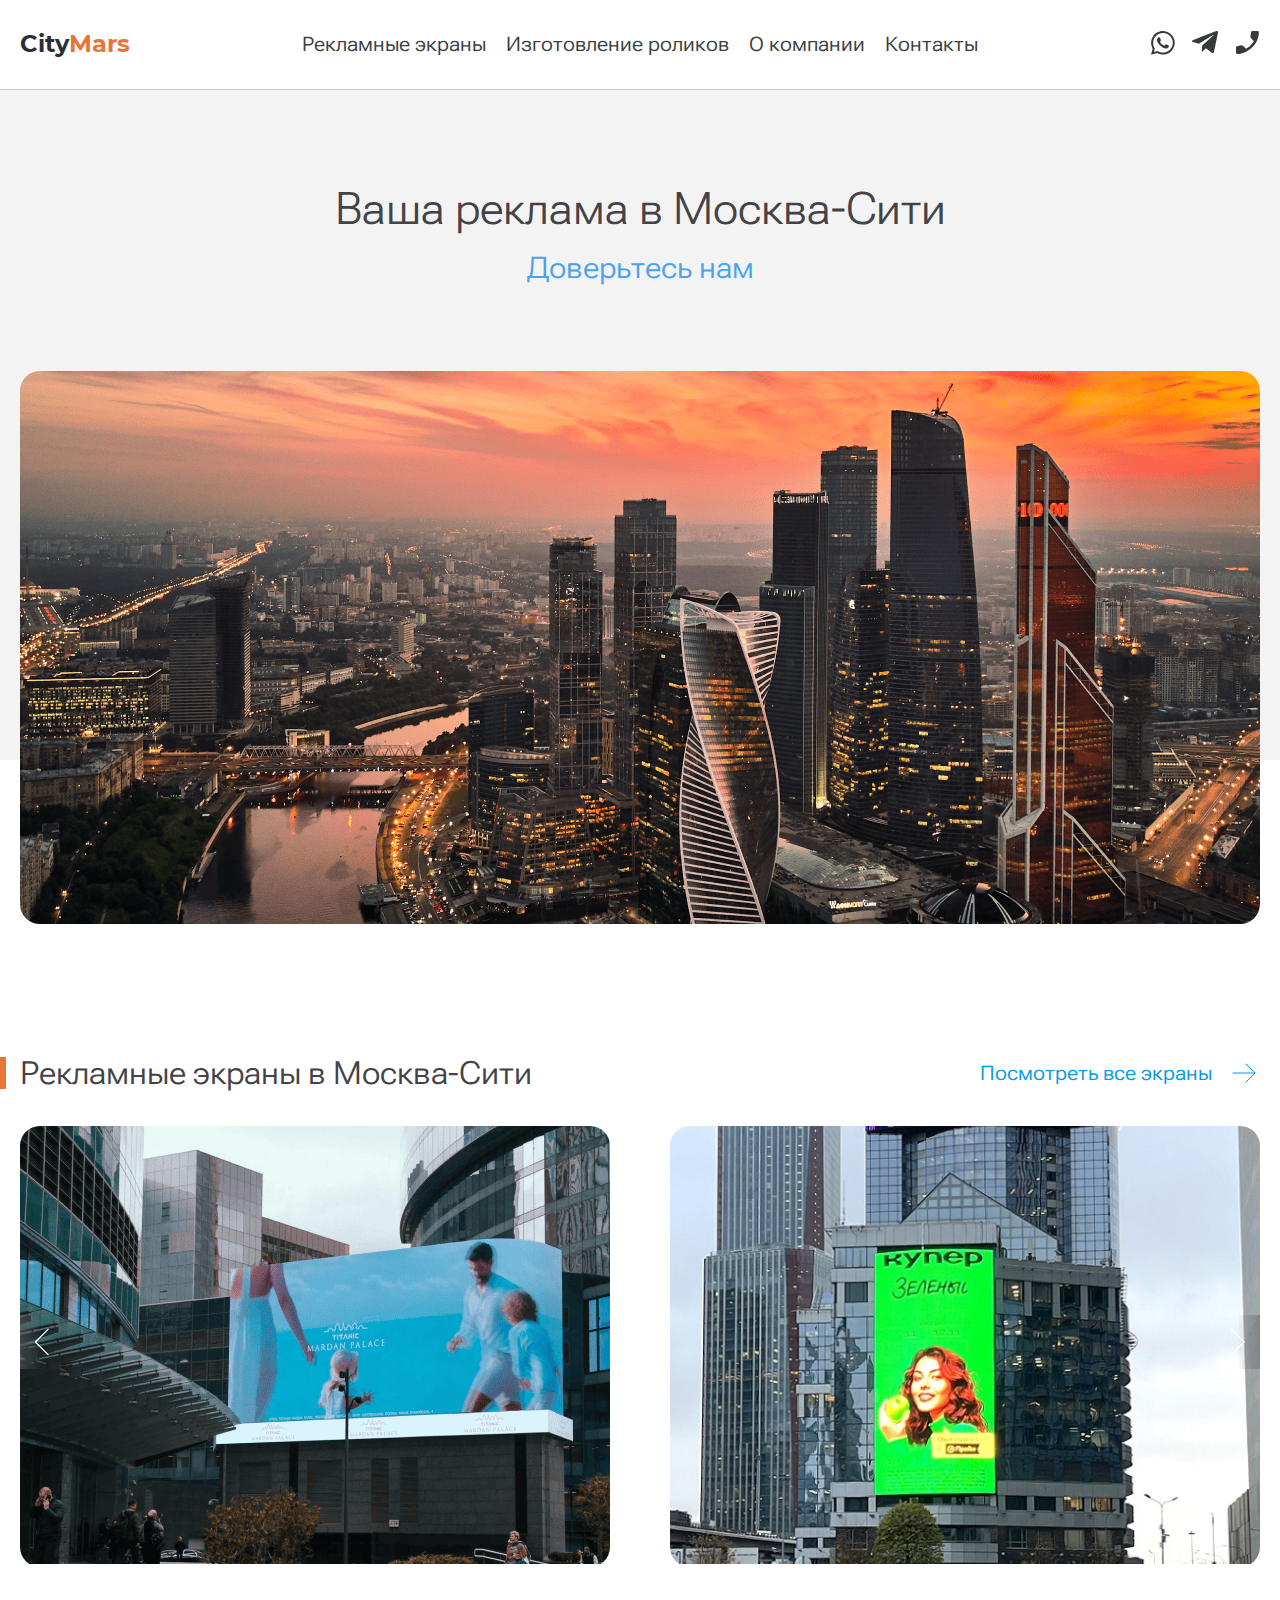
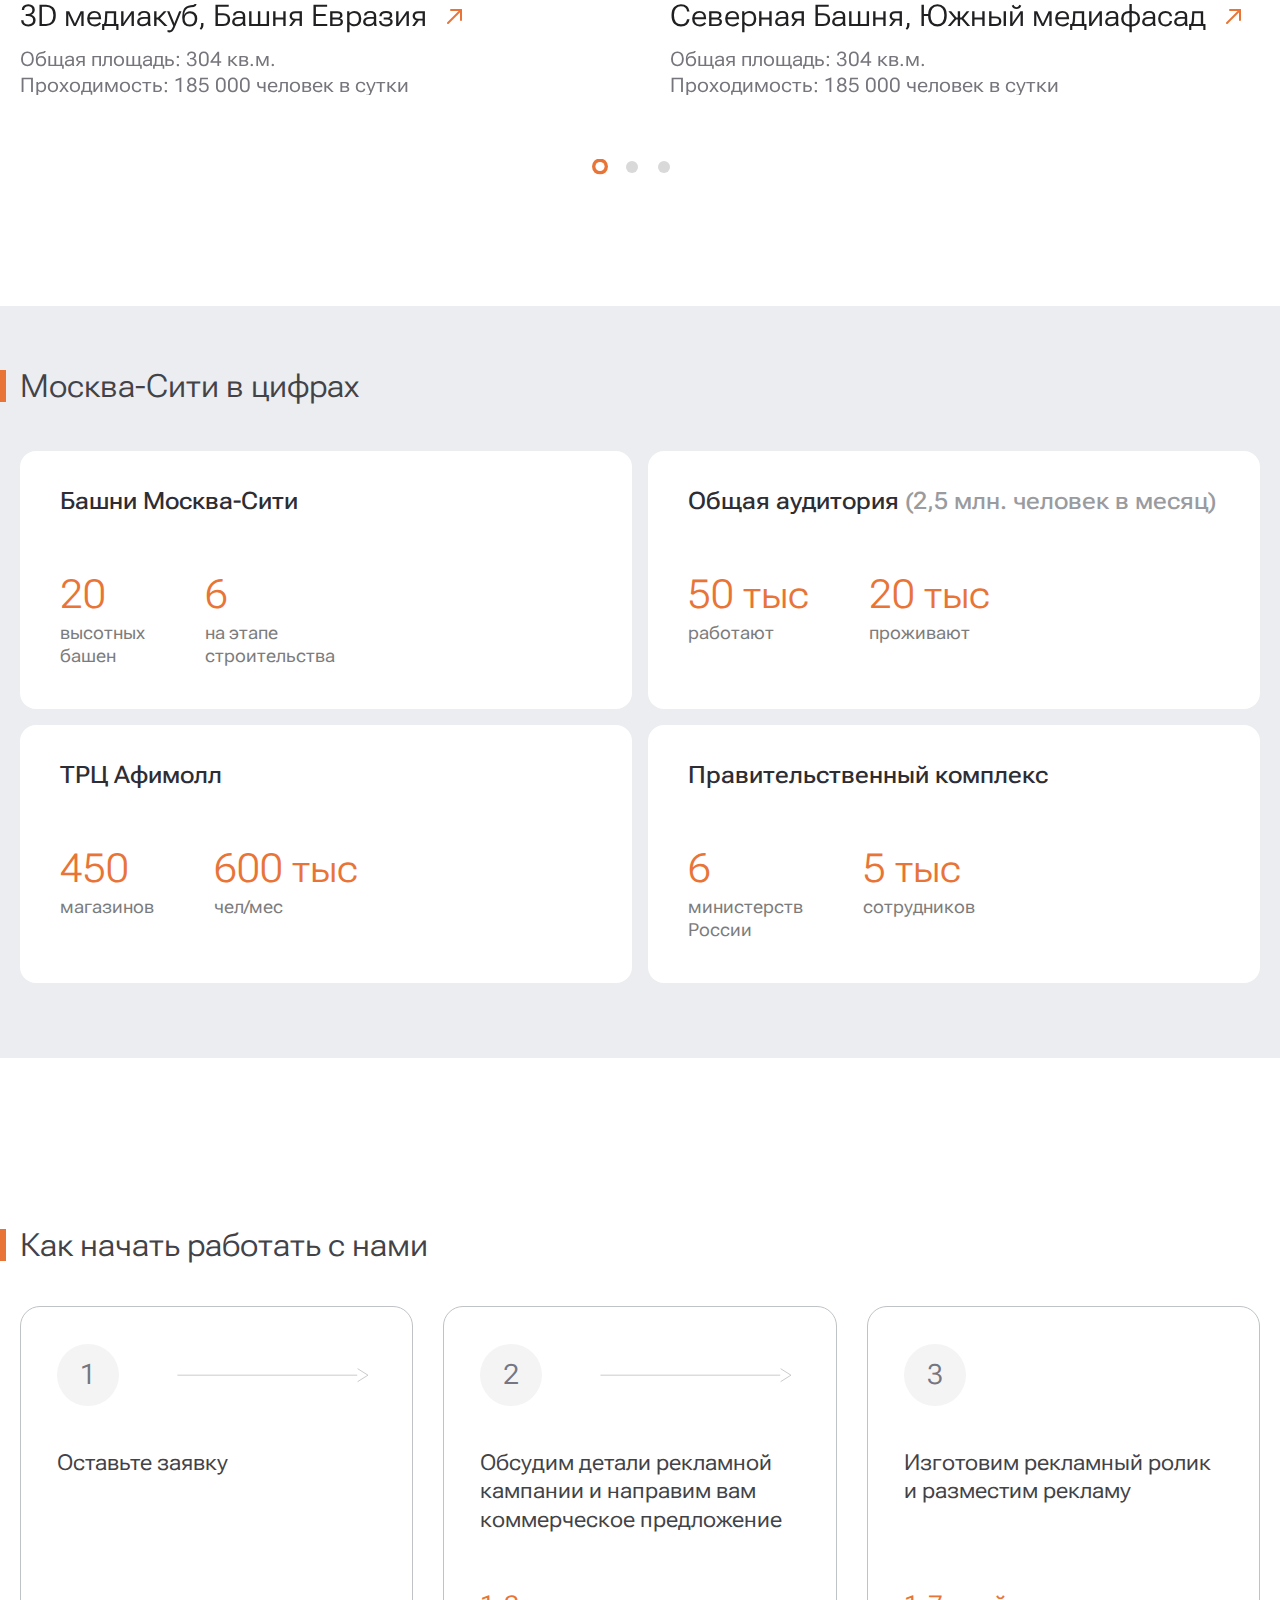
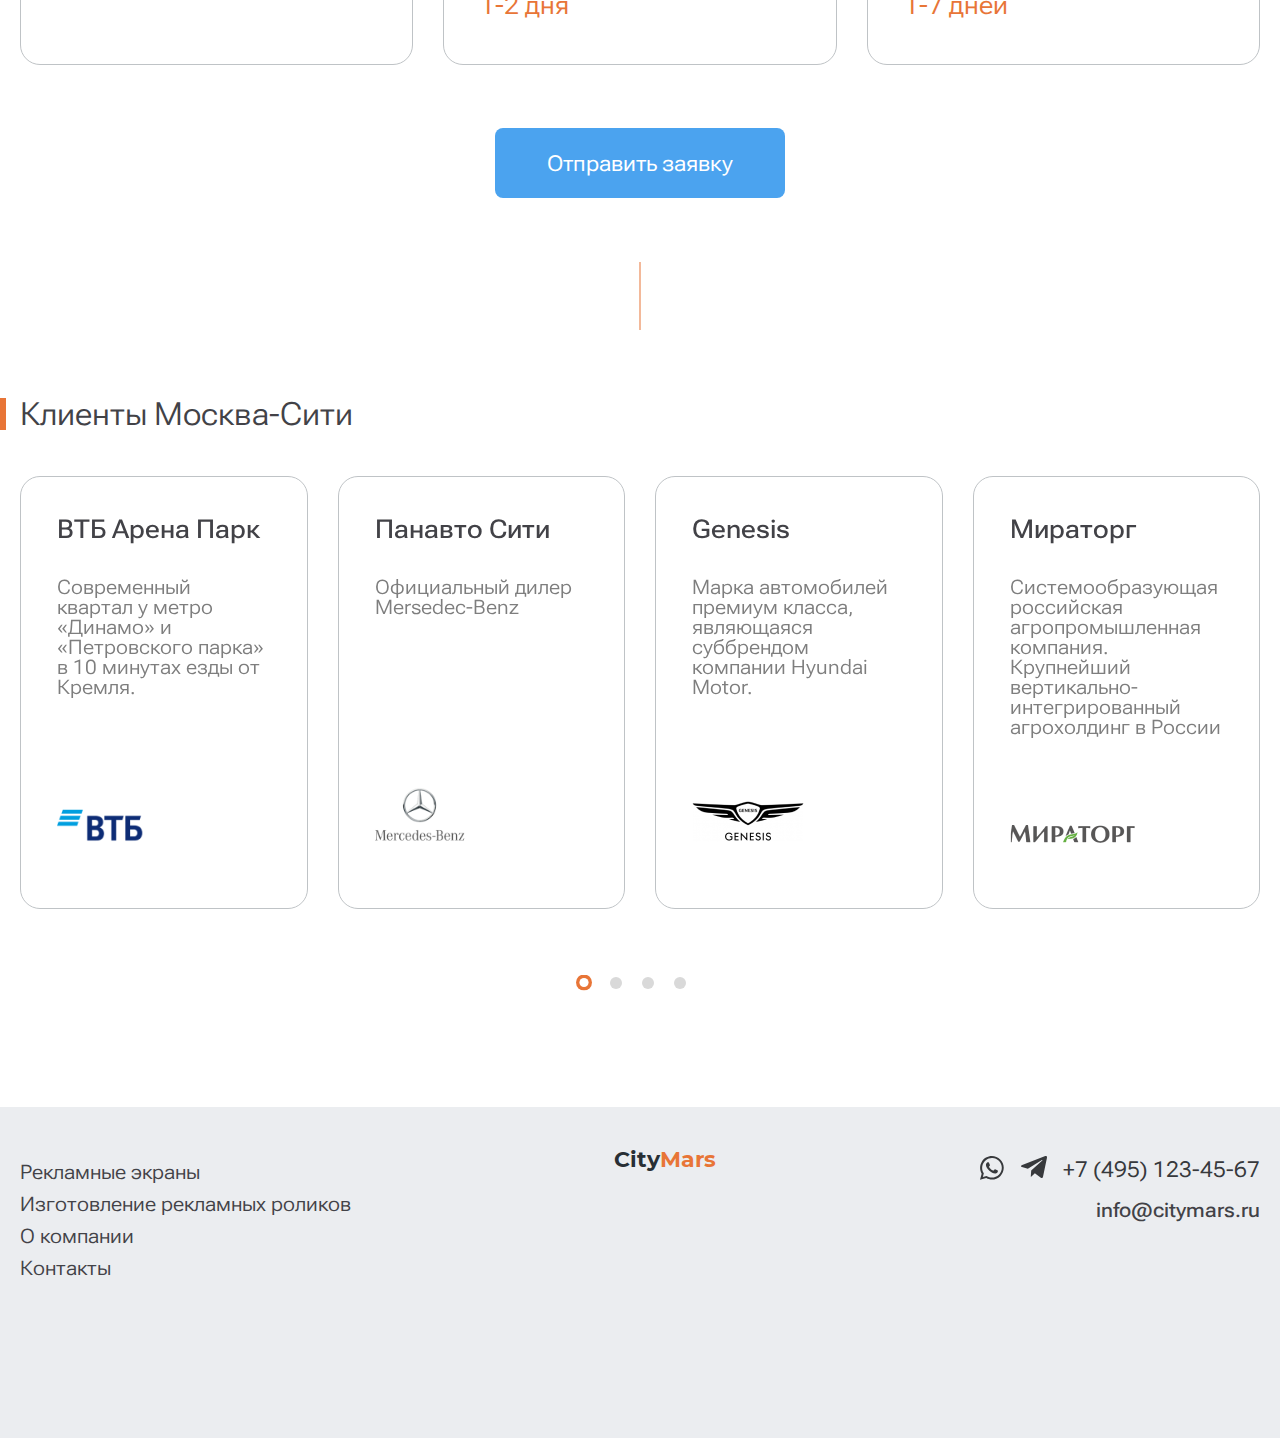
<file: index.html>
<!DOCTYPE html>
<html lang="ru">
<head>
    <meta charset="UTF-8">
    <meta name="viewport" content="width=device-width, initial-scale=1.0">
    <title>Главная</title>
    <link rel="shortcut icon" href="favicon.ico" type="image/x-icon">
    <link rel="stylesheet" href="assets/css/plugin/swiper.css">
    <link rel="stylesheet" href="assets/css/main.css">
</head>
<body>
    <header class="header">
        <div class="container d-flex align-center justify-between">
            <a href="./index.html" class="logo">City<span>Mars</span></a>
            <ul class="header-nav">
                <li><a href="./ekran.html">Рекламные экраны</a></li>
                <li><a href="./reklamnye_videoroliki.html">Изготовление роликов</a></li>
                <li><a href="./o_kompanii.html">О компании</a></li>
                <li><a href="./kontakty.html">Контакты</a></li>
            </ul>
            <div class="d-flex align-center">
                <div class="header-links d-flex align-center">
                    <a href="#" class="whatsApp">
                        <svg width="26" height="26" viewBox="0 0 26 26" fill="none" xmlns="http://www.w3.org/2000/svg">
                            <path fill-rule="evenodd" clip-rule="evenodd" d="M18.2504 15.2388C17.9517 15.0896 16.5135 14.3749 16.2463 14.2885C15.9791 14.2021 15.7669 14.1393 15.5783 14.4378C15.2876 14.8383 14.9732 15.2153 14.6431 15.5844C14.4781 15.7886 14.3052 15.8043 14.0065 15.5844C12.309 14.9168 10.9023 13.6838 10.0063 12.0973C9.69199 11.579 10.305 11.6104 10.8708 10.4952C10.9101 10.4166 10.9337 10.3224 10.9337 10.236C10.9337 10.1496 10.9101 10.0554 10.8708 9.97683C10.8708 9.82761 10.2028 8.37467 9.96705 7.79349C9.73128 7.21231 9.49551 7.30656 9.29904 7.29085H8.71748C8.56816 7.29085 8.41884 7.33012 8.28524 7.39295C8.15164 7.45578 8.02589 7.55002 7.93159 7.65997C7.60151 7.98198 7.33431 8.37467 7.16927 8.80662C6.99637 9.23858 6.92564 9.70195 6.94922 10.1653C7.04353 11.2727 7.46005 12.333 8.15164 13.2126C9.41693 15.1053 11.1538 16.6447 13.1892 17.6656C14.258 18.2861 15.4997 18.5453 16.7257 18.4118C17.1344 18.3332 17.5195 18.1683 17.8653 17.9248C18.2032 17.6814 18.494 17.3751 18.7062 17.0138C18.9027 16.574 18.9655 16.087 18.8869 15.6158C18.7533 15.4666 18.5569 15.3959 18.2661 15.2467M12.9063 22.5821C11.1459 22.5821 9.42478 22.1109 7.91587 21.2155L7.56222 20.9956L3.86065 21.9774L4.84302 18.3725L4.60725 18.0034C3.34196 15.9614 2.87043 13.5346 3.27909 11.1706C3.68776 8.80662 4.95305 6.67826 6.83133 5.17819C8.70962 3.68598 11.0673 2.92417 13.4643 3.05768C15.8613 3.18334 18.1246 4.18862 19.8379 5.86932C21.7004 7.69139 22.7693 10.181 22.8086 12.7885C22.785 15.3959 21.7319 17.8855 19.8772 19.7233C18.0225 21.5611 15.5233 22.5899 12.9142 22.5899L12.9063 22.5821ZM21.2053 4.44779C20.1129 3.34827 18.8162 2.48436 17.3937 1.88747C15.9634 1.29844 14.4309 1 12.8827 1C10.8158 1 8.78821 1.54976 6.99637 2.5786C5.20453 3.6153 3.71919 5.09965 2.68181 6.88245C1.65229 8.67311 1.10217 10.6994 1.10217 12.7649C1.10217 14.8304 1.63657 16.8567 2.6661 18.6552L1 24.7576L7.24 23.124C8.96111 24.0822 10.9023 24.5926 12.867 24.6084C16.0027 24.6084 19.0048 23.3675 21.2368 21.1684C23.4609 18.9615 24.7261 15.9692 24.7576 12.8356C24.7497 11.2727 24.4275 9.72551 23.8224 8.28827C23.2094 6.85104 22.3292 5.54732 21.2132 4.44779H21.2053Z" fill="#37393C"/>
                        </svg>
                    </a>
                    <a href="#" class="telegram">
                        <svg width="26" height="26" viewBox="0 0 26 26" fill="none" xmlns="http://www.w3.org/2000/svg">
                            <path d="M10.2022 15.4995L9.77209 21.6418C10.3874 21.6418 10.6539 21.3734 10.9735 21.0511L13.8585 18.2517L19.8365 22.6967C20.9329 23.3171 21.7053 22.9904 22.0011 21.6726L25.925 3.00354L25.9261 3.00244C26.2738 1.35684 25.34 0.713348 24.2718 1.11705L1.20705 10.0831C-0.367066 10.7035 -0.343232 11.5945 0.939465 11.9982L6.83619 13.8605L20.5331 5.15842C21.1777 4.72503 21.7638 4.96483 21.2817 5.39822L10.2022 15.4995Z" fill="#37393C"/>
                        </svg>
                    </a>
                    <a href="tel:+74951234567" class="phone-num">+7 (495) 123-45-67</a>
                    <a href="tel:+74951234567" class="phone-num icon">
                        <svg width="26" height="26" viewBox="0 0 26 26" fill="none" xmlns="http://www.w3.org/2000/svg">
                            <path d="M3.33533 24.8913C2.9538 24.8913 2.63587 24.7641 2.38152 24.5098C2.12717 24.2554 2 23.9375 2 23.556V18.4054C2 18.1299 2.09538 17.8808 2.28614 17.6583C2.4769 17.4357 2.72065 17.2821 3.01739 17.1973L7.40489 16.3071C7.70163 16.2647 8.00367 16.2912 8.31101 16.3865C8.61834 16.4819 8.86739 16.625 9.05815 16.8158L12.0467 19.8043C12.8522 19.338 13.6152 18.824 14.3359 18.2624C15.0565 17.7007 15.7454 17.0913 16.4024 16.4342C17.1019 15.756 17.7431 15.0512 18.326 14.32C18.9088 13.5887 19.4122 12.831 19.8361 12.0467L16.7522 8.93098C16.5826 8.76141 16.466 8.56005 16.4024 8.3269C16.3389 8.09375 16.3283 7.80761 16.3707 7.46848L17.1973 3.01739C17.2397 2.74185 17.3774 2.5034 17.6106 2.30204C17.8438 2.10068 18.1087 2 18.4054 2H23.556C23.9375 2 24.2554 2.12717 24.5098 2.38152C24.7641 2.63587 24.8913 2.9538 24.8913 3.33533C24.8913 5.98478 24.3137 8.60245 23.1586 11.1883C22.0034 13.7742 20.366 16.1269 18.2465 18.2465C16.1269 20.366 13.7742 22.0034 11.1883 23.1586C8.60245 24.3137 5.98478 24.8913 3.33533 24.8913Z" fill="#37393C"/>
                        </svg>
                    </a>
                </div>
                <div class="menu-btn">
                    <svg width="25" height="24" viewBox="0 0 25 24" fill="none" xmlns="http://www.w3.org/2000/svg">
                        <line y1="3" x2="25" y2="3" stroke="#848990" stroke-width="2"/>
                        <line y1="12" x2="25" y2="12" stroke="#848990" stroke-width="2"/>
                        <line y1="21" x2="25" y2="21" stroke="#848990" stroke-width="2"/>
                    </svg>
                    <svg width="32" height="32" viewBox="0 0 32 32" fill="none" xmlns="http://www.w3.org/2000/svg">
                        <path d="M25 7L7 25" stroke="#E87537" stroke-width="2" stroke-linecap="round" stroke-linejoin="round"/>
                        <path d="M25 25L7 7" stroke="#E87537" stroke-width="2" stroke-linecap="round" stroke-linejoin="round"/>
                    </svg>
                </div>
            </div>
        </div>

        <div class="menu d-none">
            <div class="menu-content">
                <ul class="menu-nav">
                    <li><a href="./ekran.html">Рекламные экраны</a></li>
                    <li><a href="./reklamnye_videoroliki.html">Изготовление роликов</a></li>
                    <li><a href="./o_kompanii.html">О компании</a></li>
                    <li><a href="./kontakty.html">Контакты</a></li>
                </ul>
                <a href="./index.html" class="logo">City<span>Mars</span></a>
            </div>
        </div>
    </header>

    <main class="main">
        <div class="block1">
            <div class="container">
                <h1 class="page-title">Ваша реклама <br> в Москва-Сити</h1>
                <h2 class="title-subtext">Доверьтесь нам</h2>
                <div class="">
                    <img loading="lazy" src="assets/img/png/block1-desc.png" alt="" class="block1-img">
                    <img loading="lazy" src="assets/img/png/block1.png" alt="" class="block1-img">
                </div>
            </div>
        </div>
        
        <div class="block2">
            <div class="container">
                <div class="d-flex align-center justify-between">
                    <h2 class="title-text">Рекламные экраны <br> в Москва-Сити</h2>
                    <a href="./ekran.html" class="view-all">
                        <span>Посмотреть все экраны</span>
                        <svg width="32" height="32" viewBox="0 0 32 32" fill="none" xmlns="http://www.w3.org/2000/svg">
                            <path d="M5 16H27" stroke="#039BE5" stroke-linecap="round" stroke-linejoin="round"/>
                            <path d="M18 7L27 16L18 25" stroke="#039BE5" stroke-linecap="round" stroke-linejoin="round"/>
                        </svg>
                    </a>
                </div>
                <div class="swiper-box">
                    <div class="swiper swiper-block2">
                        <div class="swiper-wrapper">
                            <div class="swiper-slide">
                                <div class="block2-item">
                                    <div class="item-photo">
                                        <a href="./ekran-vnutri.html"></a>
                                        <img loading="lazy" src="assets/img/png/block2.1.png" alt="">
                                    </div>
                                    <a href="./ekran-vnutri.html" class="item-title">
                                        <span>3D медиакуб, Башня Евразия</span>
                                        <img loading="lazy" src="assets/img/svg/link.svg" alt="">
                                    </a>
                                    <ul class="item-info">
                                        <li>Общая площадь: 304 кв.м.</li>
                                        <li>Проходимость: 185 000 человек в сутки</li>
                                    </ul>
                                </div>
                            </div>
                            <div class="swiper-slide">
                                <div class="block2-item">
                                    <div class="item-photo">
                                        <a href="./ekran-vnutri.html"></a>
                                        <img loading="lazy" src="assets/img/png/block2.2.png" alt="">
                                    </div>
                                    <a href="./ekran-vnutri.html" class="item-title">
                                        <span>Северная Башня, Южный медиафасад</span>
                                        <img loading="lazy" src="assets/img/svg/link.svg" alt="">
                                    </a>
                                    <ul class="item-info">
                                        <li>Общая площадь: 304 кв.м.</li>
                                        <li>Проходимость: 185 000 человек в сутки</li>
                                    </ul>
                                </div>
                            </div>
                            <div class="swiper-slide">
                                <div class="block2-item">
                                    <div class="item-photo">
                                        <a href="./ekran-vnutri.html"></a>
                                        <img loading="lazy" src="assets/img/png/block2.png" alt="">
                                    </div>
                                    <a href="./ekran-vnutri.html" class="item-title">
                                        <span>Северная Башня, Южный медиафасад</span>
                                        <img loading="lazy" src="assets/img/svg/link.svg" alt="">
                                    </a>
                                    <ul class="item-info">
                                        <li>Общая площадь: 304 кв.м.</li>
                                        <li>Проходимость: 185 000 человек в сутки</li>
                                    </ul>
                                </div>
                            </div>
                        </div>
                    </div>
                    <div class="swiper-btns">
                        <div class="prev prev-block2">
                            <svg width="32" height="62" viewBox="0 0 32 62" fill="none" xmlns="http://www.w3.org/2000/svg">
                                <path d="M31 1L1 31L31 61" stroke="#ACACAC" stroke-width="2" stroke-linecap="round" stroke-linejoin="round"/>
                            </svg>
                        </div>
                        <div class="next next-block2">
                            <svg width="32" height="62" viewBox="0 0 32 62" fill="none" xmlns="http://www.w3.org/2000/svg">
                                <path d="M1 1L31 31L1 61" stroke="#ACACAC" stroke-width="2" stroke-linecap="round" stroke-linejoin="round"/>
                            </svg>
                        </div>
                    </div>
                </div>
                    
                <div class="pagination pagination-block2"></div>
            </div>
        </div>

        <div class="block3">
            <div class="container">
                <h2 class="title-text">Москва-Сити <br> в цифрах</h2>
                <div class="block3-box">
                    <!-- item -->
                    <div class="block3-item">
                        <h3 class="item-title">Башни Москва-Сити</h3>
                        <div class="item-info">
                            <div class="info">
                                <h4 class="info-title">20</h4>
                                <p class="info-subtitle">высотных <br> башен</p>
                            </div>
                            <div class="info">
                                <h4 class="info-title">6</h4>
                                <p class="info-subtitle">на этапе <br> строительства</p>
                            </div>
                        </div>
                    </div>
                    <!-- item -->
                    <div class="block3-item">
                        <h3 class="item-title">Общая аудитория <br> <span>(2,5 млн. человек в месяц)</span></h3>
                        <div class="item-info">
                            <div class="info">
                                <h4 class="info-title">50 тыс</h4>
                                <p class="info-subtitle">работают</p>
                            </div>
                            <div class="info">
                                <h4 class="info-title">20 тыс</h4>
                                <p class="info-subtitle">проживают</p>
                            </div>
                        </div>
                    </div>
                    <!-- item -->
                    <div class="block3-item">
                        <h3 class="item-title">ТРЦ Афимолл</h3>
                        <div class="item-info">
                            <div class="info">
                                <h4 class="info-title">450</h4>
                                <p class="info-subtitle">магазинов</p>
                            </div>
                            <div class="info">
                                <h4 class="info-title">600 тыс</h4>
                                <p class="info-subtitle">чел/мес</p>
                            </div>
                        </div>
                    </div>
                    <!-- item -->
                    <div class="block3-item">
                        <h3 class="item-title">Правительственный комплекс</h3>
                        <div class="item-info">
                            <div class="info">
                                <h4 class="info-title">6</h4>
                                <p class="info-subtitle">министерств <br> России</p>
                            </div>
                            <div class="info">
                                <h4 class="info-title">5 тыс</h4>
                                <p class="info-subtitle">сотрудников</p>
                            </div>
                        </div>
                    </div>
                </div>
            </div>
        </div>

        <div class="block4">
            <div class="container">
                <h2 class="title-text">Как начать <br> работать с нами</h2>
                <div class="block4-box">
                    <div class="block4-item">
                        <div class="item-top">
                            <div class="d-flex align-items-center">
                                <div class="item-num">1</div>
                                <img loading="lazy" src="assets/img/svg/line.svg" alt="" class="arrow">
                            </div>
                            <h3 class="item-title">Оставьте заявку</h3>
                        </div>
                        <div class="item-info"></div>
                    </div>
                    <div class="block4-item">
                        <div class="item-top">
                            <div class="d-flex align-items-center">
                                <div class="item-num">2</div>
                                <img loading="lazy" src="assets/img/svg/line.svg" alt="" class="arrow">
                            </div>
                            <h3 class="item-title">Обсудим детали рекламной кампании и направим вам коммерческое предложение</h3>
                        </div>
                        <div class="item-info">1-2 дня</div>
                    </div>
                    <div class="block4-item">
                        <div class="item-top">
                            <div class="d-flex align-items-center">
                                <div class="item-num">3</div>
                            </div>
                            <h3 class="item-title">Изготовим рекламный ролик <br> и разместим рекламу</h3>
                        </div>
                        <div class="item-info">1-7 дней</div>
                    </div>
                </div>
                <div class="d-flex justify-center">
                    <button class="send-request btn">Отправить заявку</button>
                </div>
            </div>
        </div>
        
        <div class="block5">
            <div class="container">
                <h2 class="title-text">Клиенты Москва-Сити</h2>
                <div class="swiper-box">
                    <div class="swiper swiper-block5">
                        <div class="swiper-wrapper">
                            <div class="swiper-slide">
                                <div class="block5-item">
                                    <div class="item-info">
                                        <h3 class="item-title">ВТБ Арена Парк</h3>
                                        <p class="item-text">Современный квартал у метро «Динамо» и «Петровского парка» в 10 минутах езды от Кремля.</p>
                                    </div>
                                    <img loading="lazy" src="assets/img/svg/brend1.svg" alt="" class="item-logo">
                                </div>
                            </div>
                            <div class="swiper-slide">
                                <div class="block5-item">
                                    <div class="item-info">
                                        <h3 class="item-title">Панавто Сити</h3>
                                        <p class="item-text">Официальный дилер Mersedec-Benz</p>
                                    </div>
                                    <img loading="lazy" src="assets/img/svg/brend2.svg" alt="" class="item-logo">
                                </div>
                            </div>
                            <div class="swiper-slide">
                                <div class="block5-item">
                                    <div class="item-info">
                                        <h3 class="item-title">Genesis</h3>
                                        <p class="item-text">Марка автомобилей премиум класса, являющаяся суббрендом компании Hyundai Motor.</p>
                                    </div>
                                    <img loading="lazy" src="assets/img/svg/brend3.svg" alt="" class="item-logo">
                                </div>
                            </div>
                            <div class="swiper-slide">
                                <div class="block5-item">
                                    <div class="item-info">
                                        <h3 class="item-title">Мираторг</h3>
                                        <p class="item-text">Системообразующая российская агропромышленная компания. Крупнейший вертикально-интегрированный агрохолдинг в России</p>
                                    </div>
                                    <img loading="lazy" src="assets/img/svg/brend4.svg" alt="" class="item-logo">
                                </div>
                            </div>
                        </div>
                    </div>
                    <div class="swiper-btns">
                        <div class="prev prev-block5">
                            <svg width="32" height="62" viewBox="0 0 32 62" fill="none" xmlns="http://www.w3.org/2000/svg">
                                <path d="M31 1L1 31L31 61" stroke="#ACACAC" stroke-width="2" stroke-linecap="round" stroke-linejoin="round"/>
                            </svg>
                        </div>
                        <div class="next next-block5">
                            <svg width="32" height="62" viewBox="0 0 32 62" fill="none" xmlns="http://www.w3.org/2000/svg">
                                <path d="M1 1L31 31L1 61" stroke="#ACACAC" stroke-width="2" stroke-linecap="round" stroke-linejoin="round"/>
                            </svg>
                        </div>
                    </div>
                </div>
                <div class="pagination pagination-block5"></div>
            </div>
        </div>
    </main>


    <footer class="footer">
        <div class="container">
            <ul class="footer-nav">
                <li><a href="./ekran.html">Рекламные экраны</a></li>
                <li><a href="./reklamnye_videoroliki.html">Изготовление рекламных роликов</a></li>
                <li><a href="./o_kompanii.html">О компании</a></li>
                <li><a href="./kontakty.html">Контакты</a></li>
            </ul>

            <a href="./index.html" class="logo">City<span>Mars</span></a>

            <div class="footer-info">
                <div class="footer-links d-flex align-center">
                    <a href="#" class="whatsApp">
                        <svg width="26" height="26" viewBox="0 0 26 26" fill="none" xmlns="http://www.w3.org/2000/svg">
                            <path fill-rule="evenodd" clip-rule="evenodd" d="M18.2504 15.2388C17.9517 15.0896 16.5135 14.3749 16.2463 14.2885C15.9791 14.2021 15.7669 14.1393 15.5783 14.4378C15.2876 14.8383 14.9732 15.2153 14.6431 15.5844C14.4781 15.7886 14.3052 15.8043 14.0065 15.5844C12.309 14.9168 10.9023 13.6838 10.0063 12.0973C9.69199 11.579 10.305 11.6104 10.8708 10.4952C10.9101 10.4166 10.9337 10.3224 10.9337 10.236C10.9337 10.1496 10.9101 10.0554 10.8708 9.97683C10.8708 9.82761 10.2028 8.37467 9.96705 7.79349C9.73128 7.21231 9.49551 7.30656 9.29904 7.29085H8.71748C8.56816 7.29085 8.41884 7.33012 8.28524 7.39295C8.15164 7.45578 8.02589 7.55002 7.93159 7.65997C7.60151 7.98198 7.33431 8.37467 7.16927 8.80662C6.99637 9.23858 6.92564 9.70195 6.94922 10.1653C7.04353 11.2727 7.46005 12.333 8.15164 13.2126C9.41693 15.1053 11.1538 16.6447 13.1892 17.6656C14.258 18.2861 15.4997 18.5453 16.7257 18.4118C17.1344 18.3332 17.5195 18.1683 17.8653 17.9248C18.2032 17.6814 18.494 17.3751 18.7062 17.0138C18.9027 16.574 18.9655 16.087 18.8869 15.6158C18.7533 15.4666 18.5569 15.3959 18.2661 15.2467M12.9063 22.5821C11.1459 22.5821 9.42478 22.1109 7.91587 21.2155L7.56222 20.9956L3.86065 21.9774L4.84302 18.3725L4.60725 18.0034C3.34196 15.9614 2.87043 13.5346 3.27909 11.1706C3.68776 8.80662 4.95305 6.67826 6.83133 5.17819C8.70962 3.68598 11.0673 2.92417 13.4643 3.05768C15.8613 3.18334 18.1246 4.18862 19.8379 5.86932C21.7004 7.69139 22.7693 10.181 22.8086 12.7885C22.785 15.3959 21.7319 17.8855 19.8772 19.7233C18.0225 21.5611 15.5233 22.5899 12.9142 22.5899L12.9063 22.5821ZM21.2053 4.44779C20.1129 3.34827 18.8162 2.48436 17.3937 1.88747C15.9634 1.29844 14.4309 1 12.8827 1C10.8158 1 8.78821 1.54976 6.99637 2.5786C5.20453 3.6153 3.71919 5.09965 2.68181 6.88245C1.65229 8.67311 1.10217 10.6994 1.10217 12.7649C1.10217 14.8304 1.63657 16.8567 2.6661 18.6552L1 24.7576L7.24 23.124C8.96111 24.0822 10.9023 24.5926 12.867 24.6084C16.0027 24.6084 19.0048 23.3675 21.2368 21.1684C23.4609 18.9615 24.7261 15.9692 24.7576 12.8356C24.7497 11.2727 24.4275 9.72551 23.8224 8.28827C23.2094 6.85104 22.3292 5.54732 21.2132 4.44779H21.2053Z" fill="#37393C"/>
                        </svg>
                    </a>
                    <a href="#" class="telegram">
                        <svg width="26" height="26" viewBox="0 0 26 26" fill="none" xmlns="http://www.w3.org/2000/svg">
                            <path d="M10.2022 15.4995L9.77209 21.6418C10.3874 21.6418 10.6539 21.3734 10.9735 21.0511L13.8585 18.2517L19.8365 22.6967C20.9329 23.3171 21.7053 22.9904 22.0011 21.6726L25.925 3.00354L25.9261 3.00244C26.2738 1.35684 25.34 0.713348 24.2718 1.11705L1.20705 10.0831C-0.367066 10.7035 -0.343232 11.5945 0.939465 11.9982L6.83619 13.8605L20.5331 5.15842C21.1777 4.72503 21.7638 4.96483 21.2817 5.39822L10.2022 15.4995Z" fill="#37393C"/>
                        </svg>
                    </a>
                    <a href="tel:+74951234567" class="phone-num">+7 (495) 123-45-67</a>
                    <a href="tel:+74951234567" class="phone-num icon">
                        <svg width="26" height="26" viewBox="0 0 26 26" fill="none" xmlns="http://www.w3.org/2000/svg">
                            <path d="M3.33533 24.8913C2.9538 24.8913 2.63587 24.7641 2.38152 24.5098C2.12717 24.2554 2 23.9375 2 23.556V18.4054C2 18.1299 2.09538 17.8808 2.28614 17.6583C2.4769 17.4357 2.72065 17.2821 3.01739 17.1973L7.40489 16.3071C7.70163 16.2647 8.00367 16.2912 8.31101 16.3865C8.61834 16.4819 8.86739 16.625 9.05815 16.8158L12.0467 19.8043C12.8522 19.338 13.6152 18.824 14.3359 18.2624C15.0565 17.7007 15.7454 17.0913 16.4024 16.4342C17.1019 15.756 17.7431 15.0512 18.326 14.32C18.9088 13.5887 19.4122 12.831 19.8361 12.0467L16.7522 8.93098C16.5826 8.76141 16.466 8.56005 16.4024 8.3269C16.3389 8.09375 16.3283 7.80761 16.3707 7.46848L17.1973 3.01739C17.2397 2.74185 17.3774 2.5034 17.6106 2.30204C17.8438 2.10068 18.1087 2 18.4054 2H23.556C23.9375 2 24.2554 2.12717 24.5098 2.38152C24.7641 2.63587 24.8913 2.9538 24.8913 3.33533C24.8913 5.98478 24.3137 8.60245 23.1586 11.1883C22.0034 13.7742 20.366 16.1269 18.2465 18.2465C16.1269 20.366 13.7742 22.0034 11.1883 23.1586C8.60245 24.3137 5.98478 24.8913 3.33533 24.8913Z" fill="#37393C"/>
                        </svg>
                    </a>
                </div>
                <a href="mailto:info@citymars.ru" class="email-link">info@citymars.ru</a>
            </div>
        </div>
    </footer>

    <script src="assets/js/plugin/jquery.js"></script>
    <script src="assets/js/plugin/swiper.js"></script>
    <script src="assets/js/index.js"></script>
</body>
</html>
</file>
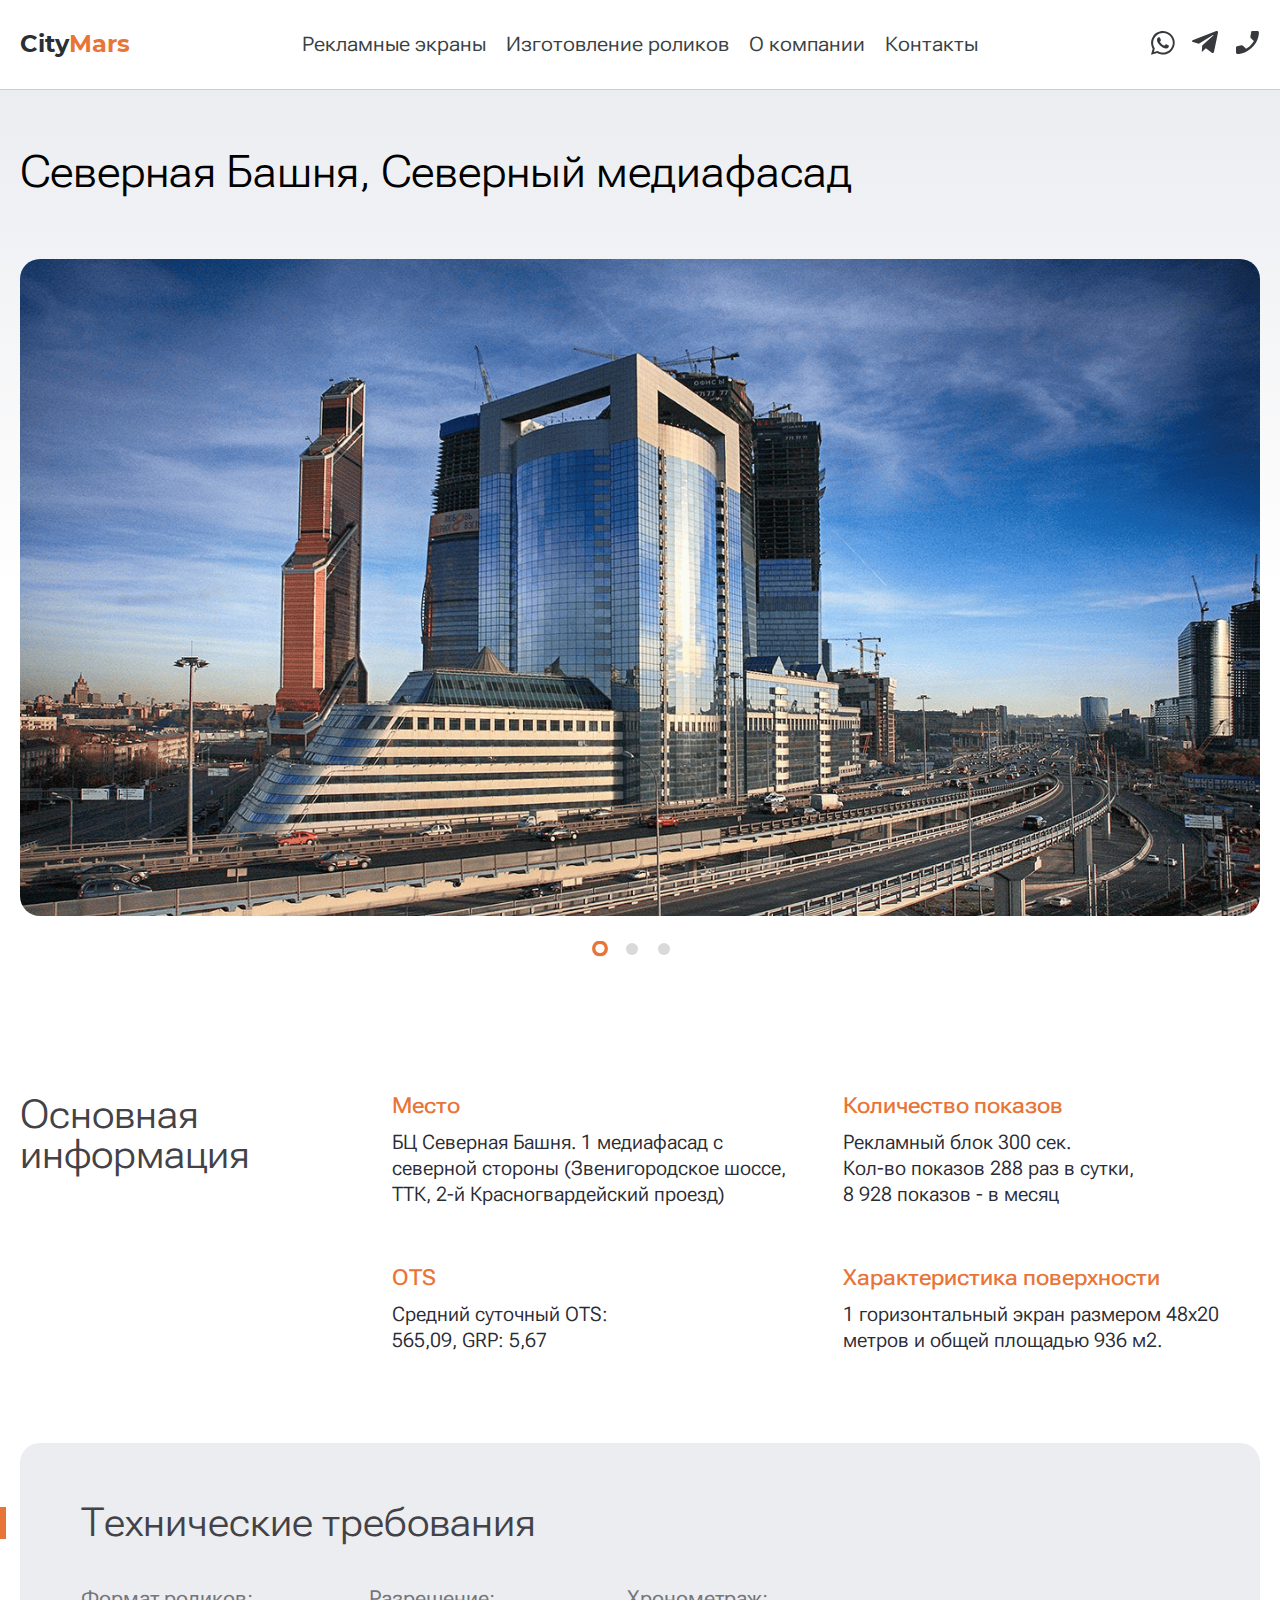
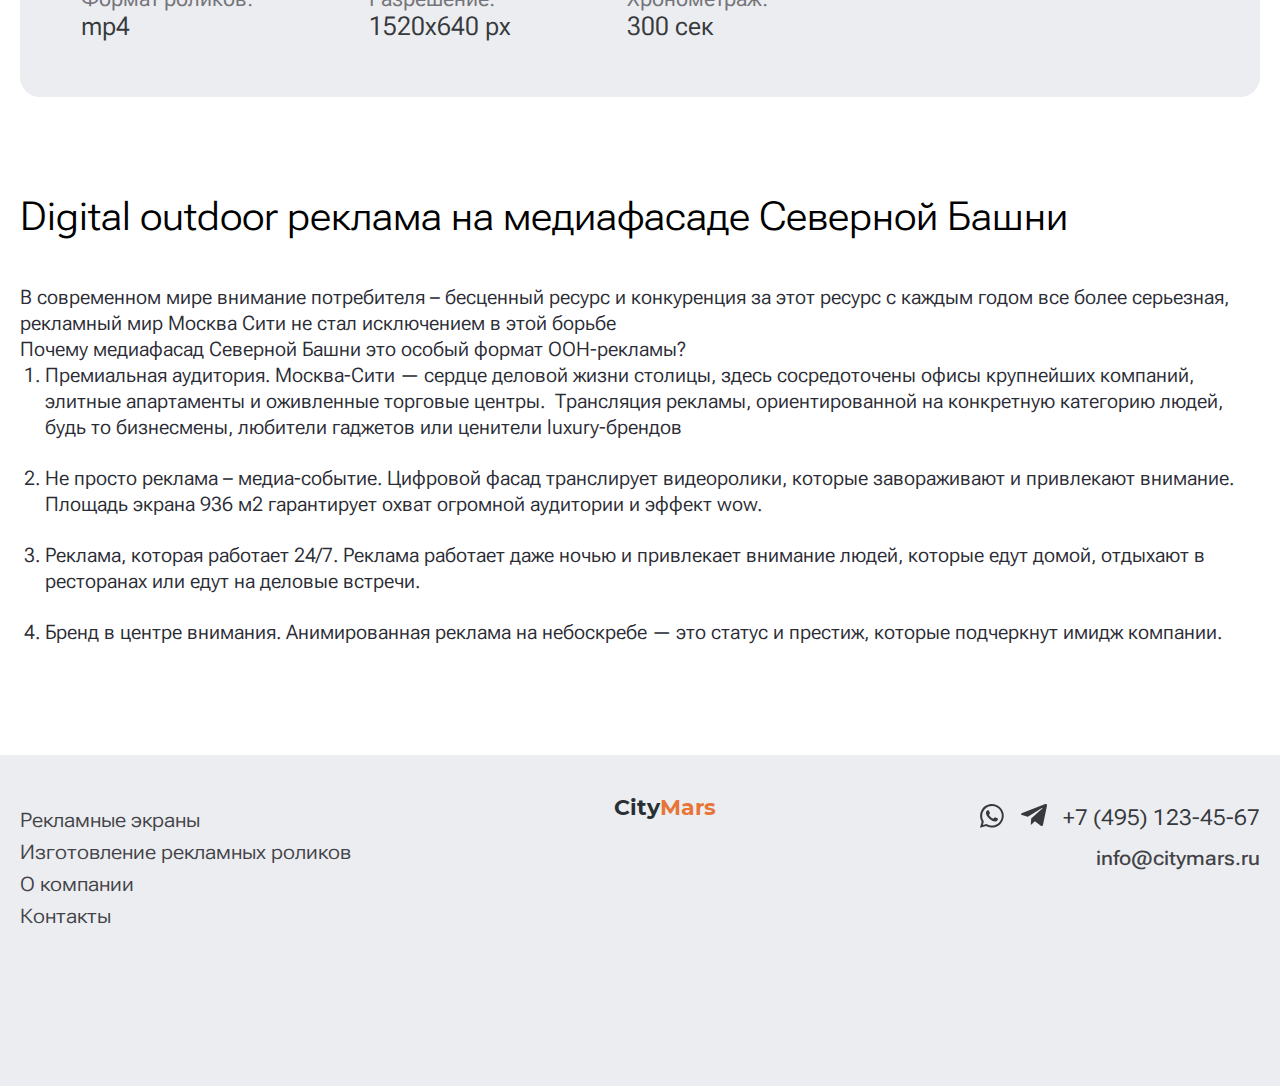
<file: ekran-vnutri.html>
<!DOCTYPE html>
<html lang="ru">
<head>
    <meta charset="UTF-8">
    <meta name="viewport" content="width=device-width, initial-scale=1.0">
    <title>Экран</title>
    <link rel="shortcut icon" href="favicon.ico" type="image/x-icon">
    <link rel="stylesheet" href="assets/css/plugin/swiper.css">
    <link rel="stylesheet" href="assets/css/main.css">
</head>
<body>
    <header class="header">
        <div class="container d-flex align-center justify-between">
            <a href="./index.html" class="logo">City<span>Mars</span></a>
            <ul class="header-nav">
                <li><a href="./ekran.html">Рекламные экраны</a></li>
                <li><a href="./reklamnye_videoroliki.html">Изготовление роликов</a></li>
                <li><a href="./o_kompanii.html">О компании</a></li>
                <li><a href="./kontakty.html">Контакты</a></li>
            </ul>
            <div class="d-flex align-center">
                <div class="header-links d-flex align-center">
                    <a href="#" class="whatsApp">
                        <svg width="26" height="26" viewBox="0 0 26 26" fill="none" xmlns="http://www.w3.org/2000/svg">
                            <path fill-rule="evenodd" clip-rule="evenodd" d="M18.2504 15.2388C17.9517 15.0896 16.5135 14.3749 16.2463 14.2885C15.9791 14.2021 15.7669 14.1393 15.5783 14.4378C15.2876 14.8383 14.9732 15.2153 14.6431 15.5844C14.4781 15.7886 14.3052 15.8043 14.0065 15.5844C12.309 14.9168 10.9023 13.6838 10.0063 12.0973C9.69199 11.579 10.305 11.6104 10.8708 10.4952C10.9101 10.4166 10.9337 10.3224 10.9337 10.236C10.9337 10.1496 10.9101 10.0554 10.8708 9.97683C10.8708 9.82761 10.2028 8.37467 9.96705 7.79349C9.73128 7.21231 9.49551 7.30656 9.29904 7.29085H8.71748C8.56816 7.29085 8.41884 7.33012 8.28524 7.39295C8.15164 7.45578 8.02589 7.55002 7.93159 7.65997C7.60151 7.98198 7.33431 8.37467 7.16927 8.80662C6.99637 9.23858 6.92564 9.70195 6.94922 10.1653C7.04353 11.2727 7.46005 12.333 8.15164 13.2126C9.41693 15.1053 11.1538 16.6447 13.1892 17.6656C14.258 18.2861 15.4997 18.5453 16.7257 18.4118C17.1344 18.3332 17.5195 18.1683 17.8653 17.9248C18.2032 17.6814 18.494 17.3751 18.7062 17.0138C18.9027 16.574 18.9655 16.087 18.8869 15.6158C18.7533 15.4666 18.5569 15.3959 18.2661 15.2467M12.9063 22.5821C11.1459 22.5821 9.42478 22.1109 7.91587 21.2155L7.56222 20.9956L3.86065 21.9774L4.84302 18.3725L4.60725 18.0034C3.34196 15.9614 2.87043 13.5346 3.27909 11.1706C3.68776 8.80662 4.95305 6.67826 6.83133 5.17819C8.70962 3.68598 11.0673 2.92417 13.4643 3.05768C15.8613 3.18334 18.1246 4.18862 19.8379 5.86932C21.7004 7.69139 22.7693 10.181 22.8086 12.7885C22.785 15.3959 21.7319 17.8855 19.8772 19.7233C18.0225 21.5611 15.5233 22.5899 12.9142 22.5899L12.9063 22.5821ZM21.2053 4.44779C20.1129 3.34827 18.8162 2.48436 17.3937 1.88747C15.9634 1.29844 14.4309 1 12.8827 1C10.8158 1 8.78821 1.54976 6.99637 2.5786C5.20453 3.6153 3.71919 5.09965 2.68181 6.88245C1.65229 8.67311 1.10217 10.6994 1.10217 12.7649C1.10217 14.8304 1.63657 16.8567 2.6661 18.6552L1 24.7576L7.24 23.124C8.96111 24.0822 10.9023 24.5926 12.867 24.6084C16.0027 24.6084 19.0048 23.3675 21.2368 21.1684C23.4609 18.9615 24.7261 15.9692 24.7576 12.8356C24.7497 11.2727 24.4275 9.72551 23.8224 8.28827C23.2094 6.85104 22.3292 5.54732 21.2132 4.44779H21.2053Z" fill="#37393C"/>
                        </svg>
                    </a>
                    <a href="#" class="telegram">
                        <svg width="26" height="26" viewBox="0 0 26 26" fill="none" xmlns="http://www.w3.org/2000/svg">
                            <path d="M10.2022 15.4995L9.77209 21.6418C10.3874 21.6418 10.6539 21.3734 10.9735 21.0511L13.8585 18.2517L19.8365 22.6967C20.9329 23.3171 21.7053 22.9904 22.0011 21.6726L25.925 3.00354L25.9261 3.00244C26.2738 1.35684 25.34 0.713348 24.2718 1.11705L1.20705 10.0831C-0.367066 10.7035 -0.343232 11.5945 0.939465 11.9982L6.83619 13.8605L20.5331 5.15842C21.1777 4.72503 21.7638 4.96483 21.2817 5.39822L10.2022 15.4995Z" fill="#37393C"/>
                        </svg>
                    </a>
                    <a href="tel:+74951234567" class="phone-num">+7 (495) 123-45-67</a>
                    <a href="tel:+74951234567" class="phone-num icon">
                        <svg width="26" height="26" viewBox="0 0 26 26" fill="none" xmlns="http://www.w3.org/2000/svg">
                            <path d="M3.33533 24.8913C2.9538 24.8913 2.63587 24.7641 2.38152 24.5098C2.12717 24.2554 2 23.9375 2 23.556V18.4054C2 18.1299 2.09538 17.8808 2.28614 17.6583C2.4769 17.4357 2.72065 17.2821 3.01739 17.1973L7.40489 16.3071C7.70163 16.2647 8.00367 16.2912 8.31101 16.3865C8.61834 16.4819 8.86739 16.625 9.05815 16.8158L12.0467 19.8043C12.8522 19.338 13.6152 18.824 14.3359 18.2624C15.0565 17.7007 15.7454 17.0913 16.4024 16.4342C17.1019 15.756 17.7431 15.0512 18.326 14.32C18.9088 13.5887 19.4122 12.831 19.8361 12.0467L16.7522 8.93098C16.5826 8.76141 16.466 8.56005 16.4024 8.3269C16.3389 8.09375 16.3283 7.80761 16.3707 7.46848L17.1973 3.01739C17.2397 2.74185 17.3774 2.5034 17.6106 2.30204C17.8438 2.10068 18.1087 2 18.4054 2H23.556C23.9375 2 24.2554 2.12717 24.5098 2.38152C24.7641 2.63587 24.8913 2.9538 24.8913 3.33533C24.8913 5.98478 24.3137 8.60245 23.1586 11.1883C22.0034 13.7742 20.366 16.1269 18.2465 18.2465C16.1269 20.366 13.7742 22.0034 11.1883 23.1586C8.60245 24.3137 5.98478 24.8913 3.33533 24.8913Z" fill="#37393C"/>
                        </svg>
                    </a>
                </div>
                <div class="menu-btn">
                    <svg width="25" height="24" viewBox="0 0 25 24" fill="none" xmlns="http://www.w3.org/2000/svg">
                        <line y1="3" x2="25" y2="3" stroke="#848990" stroke-width="2"/>
                        <line y1="12" x2="25" y2="12" stroke="#848990" stroke-width="2"/>
                        <line y1="21" x2="25" y2="21" stroke="#848990" stroke-width="2"/>
                    </svg>
                    <svg width="25px" height="25px" viewBox="-0.5 0 25 25" fill="none" xmlns="http://www.w3.org/2000/svg">
                        <path d="M3 21.32L21 3.32001" stroke="#848990" stroke-width="2" stroke-linecap="round" stroke-linejoin="round"/>
                        <path d="M3 3.32001L21 21.32" stroke="#848990" stroke-width="2" stroke-linecap="round" stroke-linejoin="round"/>
                    </svg>
                </div>
            </div>
        </div>

        <div class="menu d-none">
            <div class="menu-content">
                <ul class="menu-nav">
                    <li><a href="./ekran.html">Рекламные экраны</a></li>
                    <li><a href="./reklamnye_videoroliki.html">Изготовление роликов</a></li>
                    <li><a href="./o_kompanii.html">О компании</a></li>
                    <li><a href="./kontakty.html">Контакты</a></li>
                </ul>
                <a href="./index.html" class="logo">City<span>Mars</span></a>
            </div>
        </div>
    </header>

    <main class="main">
        <div class="block7">
            <div class="container">
                <h1 class="page-title">Северная Башня, Северный медиафасад</h1>
                <div class="swiper-box">
                    <div class="swiper swiper-block7">
                        <div class="swiper-wrapper">
                            <div class="swiper-slide">
                                <img loading="lazy" src="assets/img/png/block7.png" alt="" class="block7-img">
                            </div>
                            <div class="swiper-slide">
                                <img loading="lazy" src="assets/img/png/block7.png" alt="" class="block7-img">
                            </div>
                            <div class="swiper-slide">
                                <img loading="lazy" src="assets/img/png/block7.png" alt="" class="block7-img">
                            </div>
                        </div>
                    </div>
                    <div class="swiper-btns">
                        <div class="prev prev-block7">
                            <svg width="32" height="62" viewBox="0 0 32 62" fill="none" xmlns="http://www.w3.org/2000/svg">
                                <path d="M31 1L1 31L31 61" stroke="#ACACAC" stroke-width="2" stroke-linecap="round" stroke-linejoin="round"/>
                            </svg>
                        </div>
                        <div class="next next-block7">
                            <svg width="32" height="62" viewBox="0 0 32 62" fill="none" xmlns="http://www.w3.org/2000/svg">
                                <path d="M1 1L31 31L1 61" stroke="#ACACAC" stroke-width="2" stroke-linecap="round" stroke-linejoin="round"/>
                            </svg>
                        </div>
                    </div>
                    
                    <div class="pagination pagination-block7"></div>
                </div>
            </div>
        </div>

        <div class="block8">
            <div class="container">
                <h2 class="title-text">Основная <br> информация</h2>
                <div class="block8-box">
                    <div class="block8-item">
                        <h3 class="item-title">Место</h3>
                        <p class="item-text">БЦ Северная Башня. 1 медиафасад с северной стороны (Звенигородское шоссе, ТТК, 2-й Красногвардейский проезд)</p>
                    </div>
                    <div class="block8-item">
                        <h3 class="item-title">Количество показов</h3>
                        <p class="item-text">Рекламный блок 300 сек. <br> 
                            Кол-во показов 288 раз в сутки,  <br>
                            8 928 показов - в месяц</p>
                    </div>
                    <div class="block8-item">
                        <h3 class="item-title">OTS</h3>
                        <p class="item-text">Средний суточный OTS: <br> 
                            565,09, GRP: 5,67</p>
                    </div>
                    <div class="block8-item">
                        <h3 class="item-title">Характеристика поверхности</h3>
                        <p class="item-text">1 горизонтальный экран размером 48х20 метров и общей площадью 936 м2.</p>
                    </div>
                </div>
            </div>
        </div>

        <div class="block9">
            <div class="container">
                <div class="block9-box">
                    <h2 class="title-text">Технические требования</h2>
                    <ul class="block9-list">
                        <li>
                            <span>Формат роликов:</span>
                            <strong>mp4</strong>
                        </li>
                        <li>
                            <span>Разрешение:</span>
                            <strong>1520x640 px</strong>
                        </li>
                        <li>
                            <span>Хронометраж:</span>
                            <strong>300 сек</strong>
                        </li>
                    </ul>
                </div>
            </div>
        </div>


        <div class="block10">
            <div class="container">
                <h2 class="title-text">Digital outdoor реклама на медиафасаде Северной Башни</h2>
                <div class="block10-info">
                    <p class="info-text">В современном мире внимание потребителя – бесценный ресурс и конкуренция за этот ресурс с каждым годом все более серьезная, рекламный мир Москва Сити не стал исключением в этой борьбе</p>
                    <p class="info-text">Почему медиафасад Северной Башни это особый формат ООН-рекламы?</p>
                    <ul class="info-list">
                        <li>Премиальная аудитория. Москва-Сити — сердце деловой жизни столицы, здесь сосредоточены офисы крупнейших компаний, элитные апартаменты и оживленные торговые центры.  Трансляция рекламы, ориентированной на конкретную категорию людей, будь то бизнесмены, любители гаджетов или ценители luxury-брендов</li>
                        <li>Не просто реклама – медиа-событие. Цифровой фасад транслирует видеоролики, которые завораживают и привлекают внимание. Площадь экрана 936 м2 гарантирует охват огромной аудитории и эффект wow.</li>
                        <li>Реклама, которая работает 24/7. Реклама работает даже ночью и привлекает внимание людей, которые едут домой, отдыхают в ресторанах или едут на деловые встречи.</li>
                        <li>Бренд в центре внимания. Анимированная реклама на небоскребе — это статус и престиж, которые подчеркнут имидж компании.</li>
                    </ul>
                </div>
            </div>
        </div>
    </main>


    <footer class="footer">
        <div class="container">
            <ul class="footer-nav">
                <li><a href="./ekran.html">Рекламные экраны</a></li>
                <li><a href="./reklamnye_videoroliki.html">Изготовление рекламных роликов</a></li>
                <li><a href="./o_kompanii.html">О компании</a></li>
                <li><a href="./kontakty.html">Контакты</a></li>
            </ul>

            <a href="./index.html" class="logo">City<span>Mars</span></a>

            <div class="footer-info">
                <div class="footer-links d-flex align-center">
                    <a href="#" class="whatsApp">
                        <svg width="26" height="26" viewBox="0 0 26 26" fill="none" xmlns="http://www.w3.org/2000/svg">
                            <path fill-rule="evenodd" clip-rule="evenodd" d="M18.2504 15.2388C17.9517 15.0896 16.5135 14.3749 16.2463 14.2885C15.9791 14.2021 15.7669 14.1393 15.5783 14.4378C15.2876 14.8383 14.9732 15.2153 14.6431 15.5844C14.4781 15.7886 14.3052 15.8043 14.0065 15.5844C12.309 14.9168 10.9023 13.6838 10.0063 12.0973C9.69199 11.579 10.305 11.6104 10.8708 10.4952C10.9101 10.4166 10.9337 10.3224 10.9337 10.236C10.9337 10.1496 10.9101 10.0554 10.8708 9.97683C10.8708 9.82761 10.2028 8.37467 9.96705 7.79349C9.73128 7.21231 9.49551 7.30656 9.29904 7.29085H8.71748C8.56816 7.29085 8.41884 7.33012 8.28524 7.39295C8.15164 7.45578 8.02589 7.55002 7.93159 7.65997C7.60151 7.98198 7.33431 8.37467 7.16927 8.80662C6.99637 9.23858 6.92564 9.70195 6.94922 10.1653C7.04353 11.2727 7.46005 12.333 8.15164 13.2126C9.41693 15.1053 11.1538 16.6447 13.1892 17.6656C14.258 18.2861 15.4997 18.5453 16.7257 18.4118C17.1344 18.3332 17.5195 18.1683 17.8653 17.9248C18.2032 17.6814 18.494 17.3751 18.7062 17.0138C18.9027 16.574 18.9655 16.087 18.8869 15.6158C18.7533 15.4666 18.5569 15.3959 18.2661 15.2467M12.9063 22.5821C11.1459 22.5821 9.42478 22.1109 7.91587 21.2155L7.56222 20.9956L3.86065 21.9774L4.84302 18.3725L4.60725 18.0034C3.34196 15.9614 2.87043 13.5346 3.27909 11.1706C3.68776 8.80662 4.95305 6.67826 6.83133 5.17819C8.70962 3.68598 11.0673 2.92417 13.4643 3.05768C15.8613 3.18334 18.1246 4.18862 19.8379 5.86932C21.7004 7.69139 22.7693 10.181 22.8086 12.7885C22.785 15.3959 21.7319 17.8855 19.8772 19.7233C18.0225 21.5611 15.5233 22.5899 12.9142 22.5899L12.9063 22.5821ZM21.2053 4.44779C20.1129 3.34827 18.8162 2.48436 17.3937 1.88747C15.9634 1.29844 14.4309 1 12.8827 1C10.8158 1 8.78821 1.54976 6.99637 2.5786C5.20453 3.6153 3.71919 5.09965 2.68181 6.88245C1.65229 8.67311 1.10217 10.6994 1.10217 12.7649C1.10217 14.8304 1.63657 16.8567 2.6661 18.6552L1 24.7576L7.24 23.124C8.96111 24.0822 10.9023 24.5926 12.867 24.6084C16.0027 24.6084 19.0048 23.3675 21.2368 21.1684C23.4609 18.9615 24.7261 15.9692 24.7576 12.8356C24.7497 11.2727 24.4275 9.72551 23.8224 8.28827C23.2094 6.85104 22.3292 5.54732 21.2132 4.44779H21.2053Z" fill="#37393C"/>
                        </svg>
                    </a>
                    <a href="#" class="telegram">
                        <svg width="26" height="26" viewBox="0 0 26 26" fill="none" xmlns="http://www.w3.org/2000/svg">
                            <path d="M10.2022 15.4995L9.77209 21.6418C10.3874 21.6418 10.6539 21.3734 10.9735 21.0511L13.8585 18.2517L19.8365 22.6967C20.9329 23.3171 21.7053 22.9904 22.0011 21.6726L25.925 3.00354L25.9261 3.00244C26.2738 1.35684 25.34 0.713348 24.2718 1.11705L1.20705 10.0831C-0.367066 10.7035 -0.343232 11.5945 0.939465 11.9982L6.83619 13.8605L20.5331 5.15842C21.1777 4.72503 21.7638 4.96483 21.2817 5.39822L10.2022 15.4995Z" fill="#37393C"/>
                        </svg>
                    </a>
                    <a href="tel:+74951234567" class="phone-num">+7 (495) 123-45-67</a>
                    <a href="tel:+74951234567" class="phone-num icon">
                        <svg width="26" height="26" viewBox="0 0 26 26" fill="none" xmlns="http://www.w3.org/2000/svg">
                            <path d="M3.33533 24.8913C2.9538 24.8913 2.63587 24.7641 2.38152 24.5098C2.12717 24.2554 2 23.9375 2 23.556V18.4054C2 18.1299 2.09538 17.8808 2.28614 17.6583C2.4769 17.4357 2.72065 17.2821 3.01739 17.1973L7.40489 16.3071C7.70163 16.2647 8.00367 16.2912 8.31101 16.3865C8.61834 16.4819 8.86739 16.625 9.05815 16.8158L12.0467 19.8043C12.8522 19.338 13.6152 18.824 14.3359 18.2624C15.0565 17.7007 15.7454 17.0913 16.4024 16.4342C17.1019 15.756 17.7431 15.0512 18.326 14.32C18.9088 13.5887 19.4122 12.831 19.8361 12.0467L16.7522 8.93098C16.5826 8.76141 16.466 8.56005 16.4024 8.3269C16.3389 8.09375 16.3283 7.80761 16.3707 7.46848L17.1973 3.01739C17.2397 2.74185 17.3774 2.5034 17.6106 2.30204C17.8438 2.10068 18.1087 2 18.4054 2H23.556C23.9375 2 24.2554 2.12717 24.5098 2.38152C24.7641 2.63587 24.8913 2.9538 24.8913 3.33533C24.8913 5.98478 24.3137 8.60245 23.1586 11.1883C22.0034 13.7742 20.366 16.1269 18.2465 18.2465C16.1269 20.366 13.7742 22.0034 11.1883 23.1586C8.60245 24.3137 5.98478 24.8913 3.33533 24.8913Z" fill="#37393C"/>
                        </svg>
                    </a>
                </div>
                <a href="mailto:info@citymars.ru" class="email-link">info@citymars.ru</a>
            </div>
        </div>
    </footer>

    <script src="assets/js/plugin/jquery.js"></script>
    <script src="assets/js/plugin/swiper.js"></script>
    <script src="assets/js/index.js"></script>
</body>
</html>
</file>
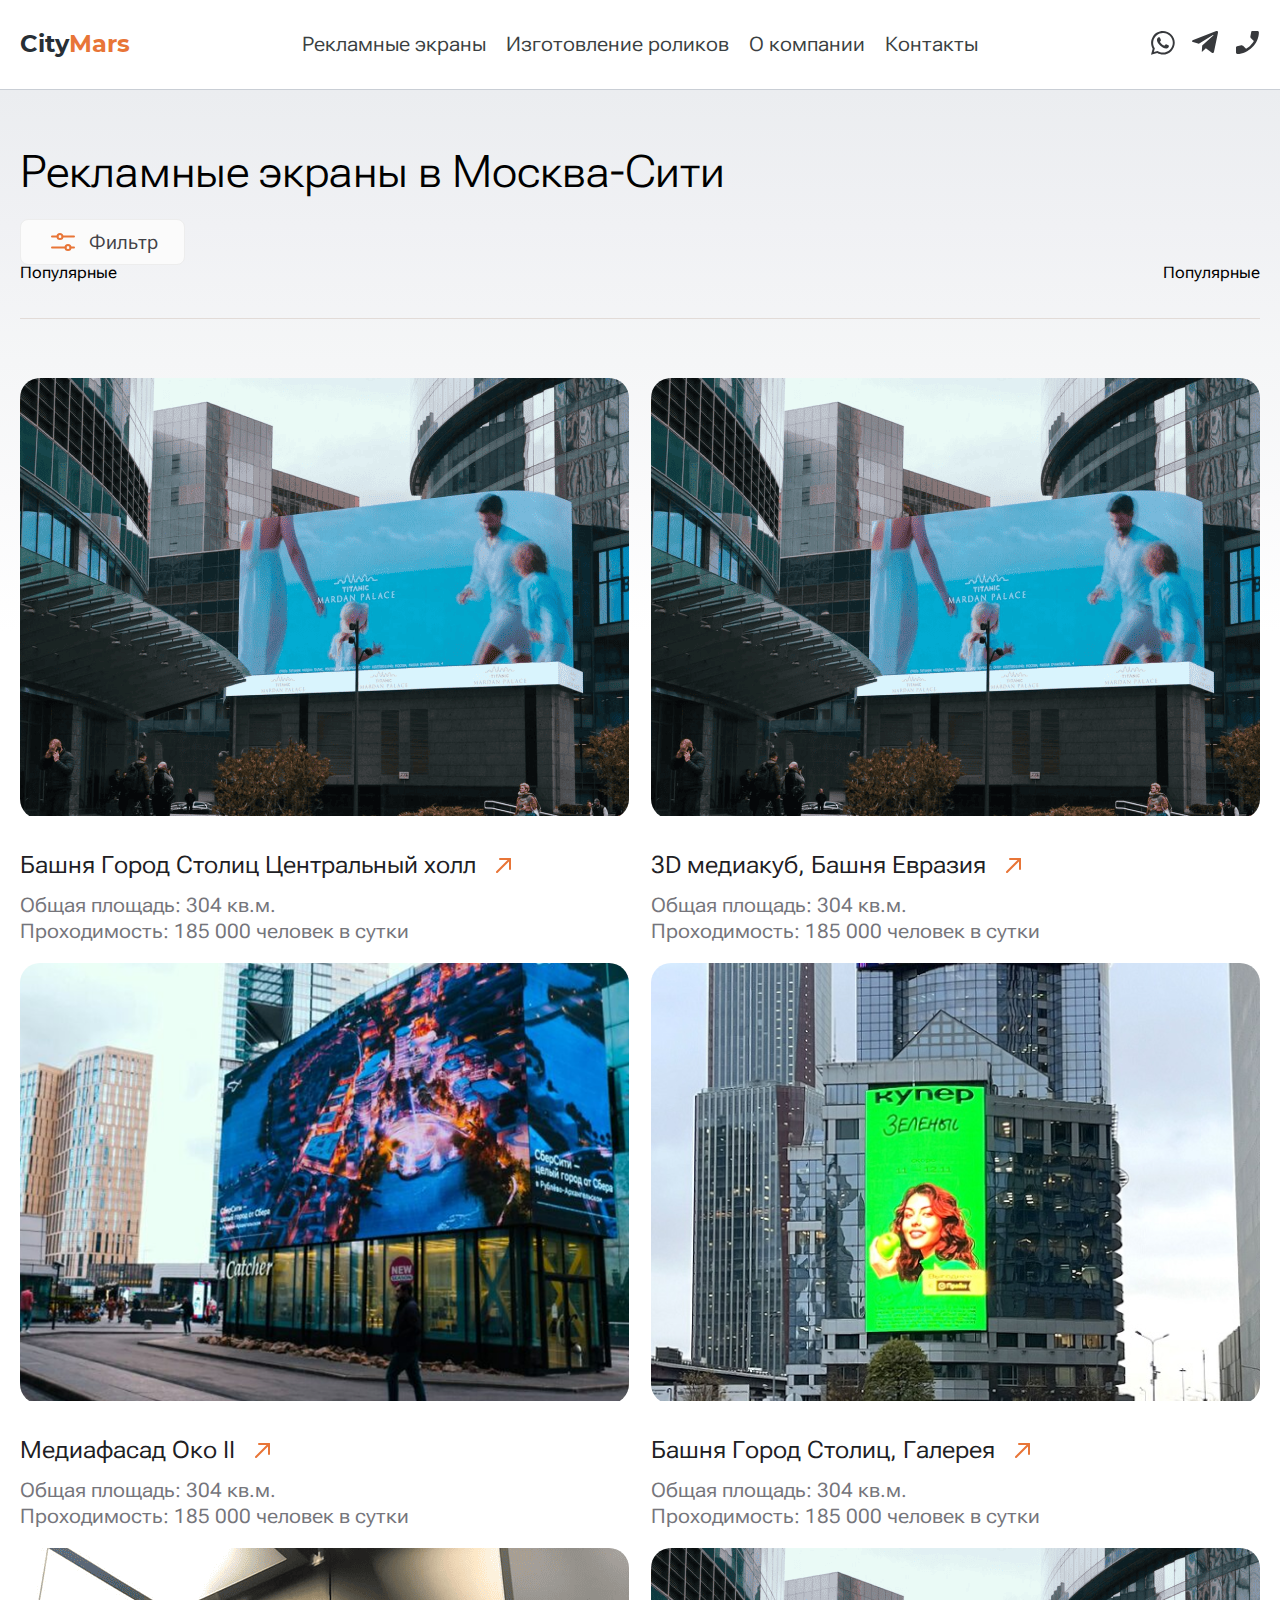
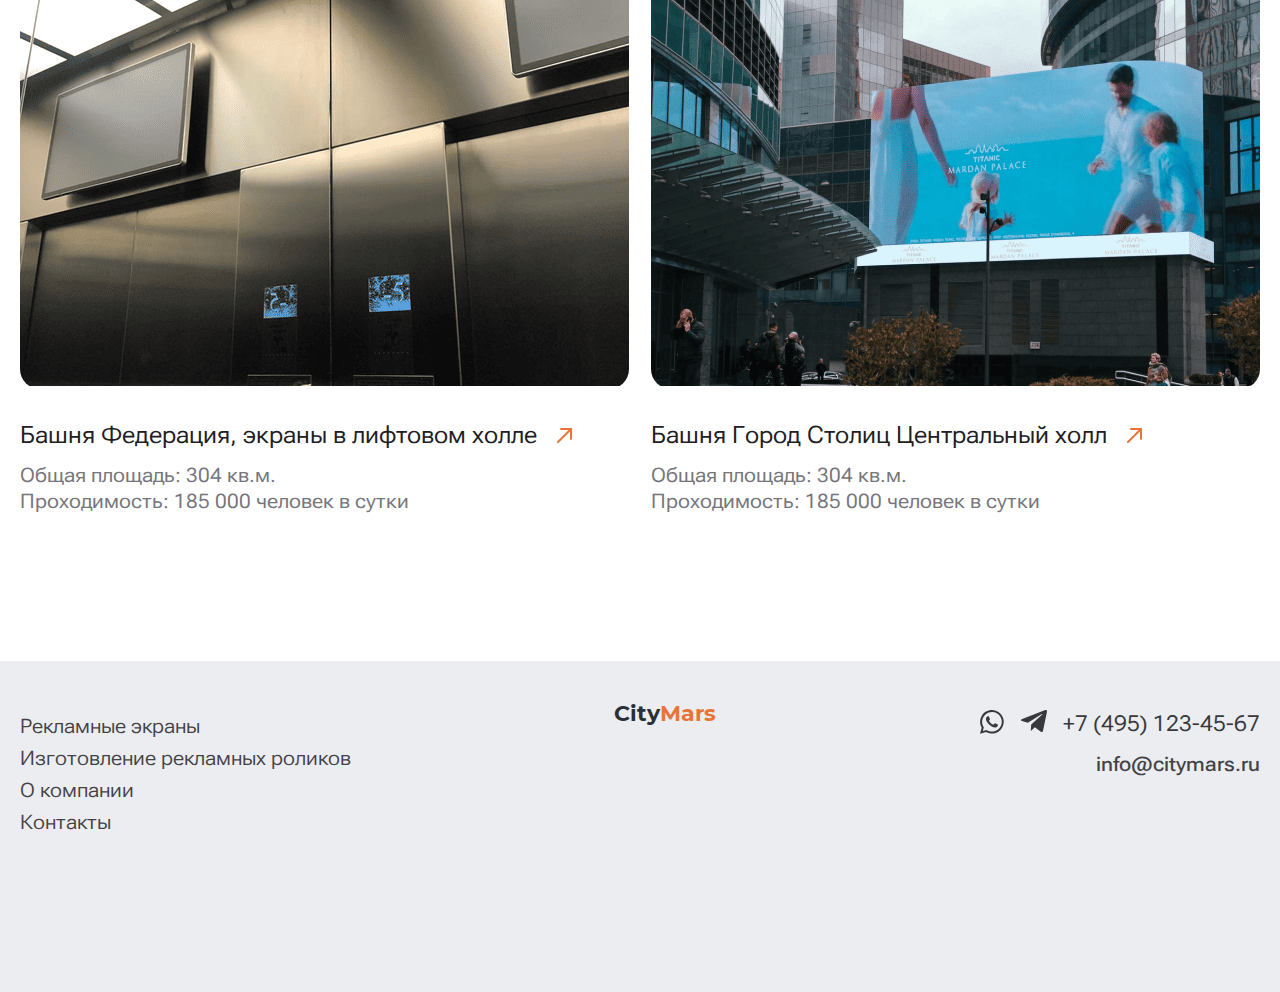
<file: ekran.html>
<!DOCTYPE html>
<html lang="ru">
<head>
    <meta charset="UTF-8">
    <meta name="viewport" content="width=device-width, initial-scale=1.0">
    <title>Экраны</title>
    <link rel="shortcut icon" href="favicon.ico" type="image/x-icon">
    <link rel="stylesheet" href="assets/css/plugin/swiper.css">
    <link rel="stylesheet" href="assets/css/main.css">
</head>
<body>
    <header class="header">
        <div class="container d-flex align-center justify-between">
            <a href="./index.html" class="logo">City<span>Mars</span></a>
            <ul class="header-nav">
                <li><a href="./ekran.html">Рекламные экраны</a></li>
                <li><a href="./reklamnye_videoroliki.html">Изготовление роликов</a></li>
                <li><a href="./o_kompanii.html">О компании</a></li>
                <li><a href="./kontakty.html">Контакты</a></li>
            </ul>
            <div class="d-flex align-center">
                <div class="header-links d-flex align-center">
                    <a href="#" class="whatsApp">
                        <svg width="26" height="26" viewBox="0 0 26 26" fill="none" xmlns="http://www.w3.org/2000/svg">
                            <path fill-rule="evenodd" clip-rule="evenodd" d="M18.2504 15.2388C17.9517 15.0896 16.5135 14.3749 16.2463 14.2885C15.9791 14.2021 15.7669 14.1393 15.5783 14.4378C15.2876 14.8383 14.9732 15.2153 14.6431 15.5844C14.4781 15.7886 14.3052 15.8043 14.0065 15.5844C12.309 14.9168 10.9023 13.6838 10.0063 12.0973C9.69199 11.579 10.305 11.6104 10.8708 10.4952C10.9101 10.4166 10.9337 10.3224 10.9337 10.236C10.9337 10.1496 10.9101 10.0554 10.8708 9.97683C10.8708 9.82761 10.2028 8.37467 9.96705 7.79349C9.73128 7.21231 9.49551 7.30656 9.29904 7.29085H8.71748C8.56816 7.29085 8.41884 7.33012 8.28524 7.39295C8.15164 7.45578 8.02589 7.55002 7.93159 7.65997C7.60151 7.98198 7.33431 8.37467 7.16927 8.80662C6.99637 9.23858 6.92564 9.70195 6.94922 10.1653C7.04353 11.2727 7.46005 12.333 8.15164 13.2126C9.41693 15.1053 11.1538 16.6447 13.1892 17.6656C14.258 18.2861 15.4997 18.5453 16.7257 18.4118C17.1344 18.3332 17.5195 18.1683 17.8653 17.9248C18.2032 17.6814 18.494 17.3751 18.7062 17.0138C18.9027 16.574 18.9655 16.087 18.8869 15.6158C18.7533 15.4666 18.5569 15.3959 18.2661 15.2467M12.9063 22.5821C11.1459 22.5821 9.42478 22.1109 7.91587 21.2155L7.56222 20.9956L3.86065 21.9774L4.84302 18.3725L4.60725 18.0034C3.34196 15.9614 2.87043 13.5346 3.27909 11.1706C3.68776 8.80662 4.95305 6.67826 6.83133 5.17819C8.70962 3.68598 11.0673 2.92417 13.4643 3.05768C15.8613 3.18334 18.1246 4.18862 19.8379 5.86932C21.7004 7.69139 22.7693 10.181 22.8086 12.7885C22.785 15.3959 21.7319 17.8855 19.8772 19.7233C18.0225 21.5611 15.5233 22.5899 12.9142 22.5899L12.9063 22.5821ZM21.2053 4.44779C20.1129 3.34827 18.8162 2.48436 17.3937 1.88747C15.9634 1.29844 14.4309 1 12.8827 1C10.8158 1 8.78821 1.54976 6.99637 2.5786C5.20453 3.6153 3.71919 5.09965 2.68181 6.88245C1.65229 8.67311 1.10217 10.6994 1.10217 12.7649C1.10217 14.8304 1.63657 16.8567 2.6661 18.6552L1 24.7576L7.24 23.124C8.96111 24.0822 10.9023 24.5926 12.867 24.6084C16.0027 24.6084 19.0048 23.3675 21.2368 21.1684C23.4609 18.9615 24.7261 15.9692 24.7576 12.8356C24.7497 11.2727 24.4275 9.72551 23.8224 8.28827C23.2094 6.85104 22.3292 5.54732 21.2132 4.44779H21.2053Z" fill="#37393C"/>
                        </svg>
                    </a>
                    <a href="#" class="telegram">
                        <svg width="26" height="26" viewBox="0 0 26 26" fill="none" xmlns="http://www.w3.org/2000/svg">
                            <path d="M10.2022 15.4995L9.77209 21.6418C10.3874 21.6418 10.6539 21.3734 10.9735 21.0511L13.8585 18.2517L19.8365 22.6967C20.9329 23.3171 21.7053 22.9904 22.0011 21.6726L25.925 3.00354L25.9261 3.00244C26.2738 1.35684 25.34 0.713348 24.2718 1.11705L1.20705 10.0831C-0.367066 10.7035 -0.343232 11.5945 0.939465 11.9982L6.83619 13.8605L20.5331 5.15842C21.1777 4.72503 21.7638 4.96483 21.2817 5.39822L10.2022 15.4995Z" fill="#37393C"/>
                        </svg>
                    </a>
                    <a href="tel:+74951234567" class="phone-num">+7 (495) 123-45-67</a>
                    <a href="tel:+74951234567" class="phone-num icon">
                        <svg width="26" height="26" viewBox="0 0 26 26" fill="none" xmlns="http://www.w3.org/2000/svg">
                            <path d="M3.33533 24.8913C2.9538 24.8913 2.63587 24.7641 2.38152 24.5098C2.12717 24.2554 2 23.9375 2 23.556V18.4054C2 18.1299 2.09538 17.8808 2.28614 17.6583C2.4769 17.4357 2.72065 17.2821 3.01739 17.1973L7.40489 16.3071C7.70163 16.2647 8.00367 16.2912 8.31101 16.3865C8.61834 16.4819 8.86739 16.625 9.05815 16.8158L12.0467 19.8043C12.8522 19.338 13.6152 18.824 14.3359 18.2624C15.0565 17.7007 15.7454 17.0913 16.4024 16.4342C17.1019 15.756 17.7431 15.0512 18.326 14.32C18.9088 13.5887 19.4122 12.831 19.8361 12.0467L16.7522 8.93098C16.5826 8.76141 16.466 8.56005 16.4024 8.3269C16.3389 8.09375 16.3283 7.80761 16.3707 7.46848L17.1973 3.01739C17.2397 2.74185 17.3774 2.5034 17.6106 2.30204C17.8438 2.10068 18.1087 2 18.4054 2H23.556C23.9375 2 24.2554 2.12717 24.5098 2.38152C24.7641 2.63587 24.8913 2.9538 24.8913 3.33533C24.8913 5.98478 24.3137 8.60245 23.1586 11.1883C22.0034 13.7742 20.366 16.1269 18.2465 18.2465C16.1269 20.366 13.7742 22.0034 11.1883 23.1586C8.60245 24.3137 5.98478 24.8913 3.33533 24.8913Z" fill="#37393C"/>
                        </svg>
                    </a>
                </div>
                <div class="menu-btn">
                    <svg width="25" height="24" viewBox="0 0 25 24" fill="none" xmlns="http://www.w3.org/2000/svg">
                        <line y1="3" x2="25" y2="3" stroke="#848990" stroke-width="2"/>
                        <line y1="12" x2="25" y2="12" stroke="#848990" stroke-width="2"/>
                        <line y1="21" x2="25" y2="21" stroke="#848990" stroke-width="2"/>
                    </svg>
                    <svg width="25px" height="25px" viewBox="-0.5 0 25 25" fill="none" xmlns="http://www.w3.org/2000/svg">
                        <path d="M3 21.32L21 3.32001" stroke="#848990" stroke-width="2" stroke-linecap="round" stroke-linejoin="round"/>
                        <path d="M3 3.32001L21 21.32" stroke="#848990" stroke-width="2" stroke-linecap="round" stroke-linejoin="round"/>
                    </svg>
                </div>
            </div>
        </div>

        <div class="menu d-none">
            <div class="menu-content">
                <ul class="menu-nav">
                    <li><a href="./ekran.html">Рекламные экраны</a></li>
                    <li><a href="./reklamnye_videoroliki.html">Изготовление роликов</a></li>
                    <li><a href="./o_kompanii.html">О компании</a></li>
                    <li><a href="./kontakty.html">Контакты</a></li>
                </ul>
                <a href="./index.html" class="logo">City<span>Mars</span></a>
            </div>
        </div>
    </header>

    <main class="main">
        <div class="screens">
            <div class="container">
                <h1 class="page-title">Рекламные экраны <br> в Москва-Сити</h1>
                <div class="filter">
                    <div class="filter-btn">
                        <img loading="lazy" src="assets/img/svg/filtrer.svg" alt="">
                        Фильтр
                    </div>
                    <ul class="filter-options">
                        <li>Популярные</li>
                        <li>Популярные</li>
                    </ul>
                </div>
                <div class="screens-box">
                    <div class="screens-item">
                        <div class="item-photo">
                            <a href="./ekran-vnutri.html"></a>
                            <img loading="lazy" src="assets/img/png/block2.1.png" alt="">
                        </div>
                        <div class="item-info">
                            <a href="./ekran-vnutri.html" class="item-title">
                            <span>Башня Город Столиц Центральный холл</span>
                            <img loading="lazy" src="assets/img/svg/link.svg" alt="">
                        </a>
                        <ul class="item-list">
                            <li>Общая площадь: 304 кв.м.</li>
                            <li>Проходимость: 185 000 человек в сутки</li>
                        </ul>
                    </div>
                        </div>
                    <div class="screens-item">
                        <div class="item-photo">
                            <a href="./ekran-vnutri.html"></a>
                            <img loading="lazy" src="assets/img/png/block2.1.png" alt="">
                        </div>
                        <div class="item-info">
                            <a href="./ekran-vnutri.html" class="item-title">
                            <span>3D медиакуб, Башня Евразия</span>
                            <img loading="lazy" src="assets/img/svg/link.svg" alt="">
                        </a>
                        <ul class="item-list">
                            <li>Общая площадь: 304 кв.м.</li>
                            <li>Проходимость: 185 000 человек в сутки</li>
                        </ul>
                        </div>
                    </div>
                    <div class="screens-item">
                        <div class="item-photo">
                            <a href="./ekran-vnutri.html"></a>
                            <img loading="lazy" src="assets/img/png/block2.png" alt="">
                        </div>
                        <div class="item-info">
                            <a href="./ekran-vnutri.html" class="item-title">
                            <span>Медиафасад Око II</span>
                            <img loading="lazy" src="assets/img/svg/link.svg" alt="">
                        </a>
                        <ul class="item-list">
                            <li>Общая площадь: 304 кв.м.</li>
                            <li>Проходимость: 185 000 человек в сутки</li>
                        </ul>
                        </div>
                    </div>
                    <div class="screens-item">
                        <div class="item-photo">
                            <a href="./ekran-vnutri.html"></a>
                            <img loading="lazy" src="assets/img/png/block2.2.png" alt="">
                        </div>
                        <div class="item-info">
                            <a href="./ekran-vnutri.html" class="item-title">
                            <span>Башня Город Столиц, Галерея</span>
                            <img loading="lazy" src="assets/img/svg/link.svg" alt="">
                        </a>
                        <ul class="item-list">
                            <li>Общая площадь: 304 кв.м.</li>
                            <li>Проходимость: 185 000 человек в сутки</li>
                        </ul>
                        </div>
                    </div>
                    <div class="screens-item">
                        <div class="item-photo">
                            <a href="./ekran-vnutri.html"></a>
                            <img loading="lazy" src="assets/img/png/block2.3.png" alt="">
                        </div>
                        <div class="item-info">
                            <a href="./ekran-vnutri.html" class="item-title">
                            <span>Башня Федерация, экраны в лифтовом холле</span>
                            <img loading="lazy" src="assets/img/svg/link.svg" alt="">
                        </a>
                        <ul class="item-list">
                            <li>Общая площадь: 304 кв.м.</li>
                            <li>Проходимость: 185 000 человек в сутки</li>
                        </ul>
                        </div>
                    </div>
                    <div class="screens-item">
                        <div class="item-photo">
                            <a href="./ekran-vnutri.html"></a>
                            <img loading="lazy" src="assets/img/png/block2.1.png" alt="">
                        </div>
                        <div class="item-info">
                            <a href="./ekran-vnutri.html" class="item-title">
                            <span>Башня Город Столиц Центральный холл</span>
                            <img loading="lazy" src="assets/img/svg/link.svg" alt="">
                        </a>
                        <ul class="item-list">
                            <li>Общая площадь: 304 кв.м.</li>
                            <li>Проходимость: 185 000 человек в сутки</li>
                        </ul>
                        </div>
                    </div>
                </div>
            </div>
        </div>
    </main>


    <footer class="footer">
        <div class="container">
            <ul class="footer-nav">
                <li><a href="./ekran.html">Рекламные экраны</a></li>
                <li><a href="./reklamnye_videoroliki.html">Изготовление рекламных роликов</a></li>
                <li><a href="./o_kompanii.html">О компании</a></li>
                <li><a href="./kontakty.html">Контакты</a></li>
            </ul>

            <a href="./index.html" class="logo">City<span>Mars</span></a>

            <div class="footer-info">
                <div class="footer-links d-flex align-center">
                    <a href="#" class="whatsApp">
                        <svg width="26" height="26" viewBox="0 0 26 26" fill="none" xmlns="http://www.w3.org/2000/svg">
                            <path fill-rule="evenodd" clip-rule="evenodd" d="M18.2504 15.2388C17.9517 15.0896 16.5135 14.3749 16.2463 14.2885C15.9791 14.2021 15.7669 14.1393 15.5783 14.4378C15.2876 14.8383 14.9732 15.2153 14.6431 15.5844C14.4781 15.7886 14.3052 15.8043 14.0065 15.5844C12.309 14.9168 10.9023 13.6838 10.0063 12.0973C9.69199 11.579 10.305 11.6104 10.8708 10.4952C10.9101 10.4166 10.9337 10.3224 10.9337 10.236C10.9337 10.1496 10.9101 10.0554 10.8708 9.97683C10.8708 9.82761 10.2028 8.37467 9.96705 7.79349C9.73128 7.21231 9.49551 7.30656 9.29904 7.29085H8.71748C8.56816 7.29085 8.41884 7.33012 8.28524 7.39295C8.15164 7.45578 8.02589 7.55002 7.93159 7.65997C7.60151 7.98198 7.33431 8.37467 7.16927 8.80662C6.99637 9.23858 6.92564 9.70195 6.94922 10.1653C7.04353 11.2727 7.46005 12.333 8.15164 13.2126C9.41693 15.1053 11.1538 16.6447 13.1892 17.6656C14.258 18.2861 15.4997 18.5453 16.7257 18.4118C17.1344 18.3332 17.5195 18.1683 17.8653 17.9248C18.2032 17.6814 18.494 17.3751 18.7062 17.0138C18.9027 16.574 18.9655 16.087 18.8869 15.6158C18.7533 15.4666 18.5569 15.3959 18.2661 15.2467M12.9063 22.5821C11.1459 22.5821 9.42478 22.1109 7.91587 21.2155L7.56222 20.9956L3.86065 21.9774L4.84302 18.3725L4.60725 18.0034C3.34196 15.9614 2.87043 13.5346 3.27909 11.1706C3.68776 8.80662 4.95305 6.67826 6.83133 5.17819C8.70962 3.68598 11.0673 2.92417 13.4643 3.05768C15.8613 3.18334 18.1246 4.18862 19.8379 5.86932C21.7004 7.69139 22.7693 10.181 22.8086 12.7885C22.785 15.3959 21.7319 17.8855 19.8772 19.7233C18.0225 21.5611 15.5233 22.5899 12.9142 22.5899L12.9063 22.5821ZM21.2053 4.44779C20.1129 3.34827 18.8162 2.48436 17.3937 1.88747C15.9634 1.29844 14.4309 1 12.8827 1C10.8158 1 8.78821 1.54976 6.99637 2.5786C5.20453 3.6153 3.71919 5.09965 2.68181 6.88245C1.65229 8.67311 1.10217 10.6994 1.10217 12.7649C1.10217 14.8304 1.63657 16.8567 2.6661 18.6552L1 24.7576L7.24 23.124C8.96111 24.0822 10.9023 24.5926 12.867 24.6084C16.0027 24.6084 19.0048 23.3675 21.2368 21.1684C23.4609 18.9615 24.7261 15.9692 24.7576 12.8356C24.7497 11.2727 24.4275 9.72551 23.8224 8.28827C23.2094 6.85104 22.3292 5.54732 21.2132 4.44779H21.2053Z" fill="#37393C"/>
                        </svg>
                    </a>
                    <a href="#" class="telegram">
                        <svg width="26" height="26" viewBox="0 0 26 26" fill="none" xmlns="http://www.w3.org/2000/svg">
                            <path d="M10.2022 15.4995L9.77209 21.6418C10.3874 21.6418 10.6539 21.3734 10.9735 21.0511L13.8585 18.2517L19.8365 22.6967C20.9329 23.3171 21.7053 22.9904 22.0011 21.6726L25.925 3.00354L25.9261 3.00244C26.2738 1.35684 25.34 0.713348 24.2718 1.11705L1.20705 10.0831C-0.367066 10.7035 -0.343232 11.5945 0.939465 11.9982L6.83619 13.8605L20.5331 5.15842C21.1777 4.72503 21.7638 4.96483 21.2817 5.39822L10.2022 15.4995Z" fill="#37393C"/>
                        </svg>
                    </a>
                    <a href="tel:+74951234567" class="phone-num">+7 (495) 123-45-67</a>
                    <a href="tel:+74951234567" class="phone-num icon">
                        <svg width="26" height="26" viewBox="0 0 26 26" fill="none" xmlns="http://www.w3.org/2000/svg">
                            <path d="M3.33533 24.8913C2.9538 24.8913 2.63587 24.7641 2.38152 24.5098C2.12717 24.2554 2 23.9375 2 23.556V18.4054C2 18.1299 2.09538 17.8808 2.28614 17.6583C2.4769 17.4357 2.72065 17.2821 3.01739 17.1973L7.40489 16.3071C7.70163 16.2647 8.00367 16.2912 8.31101 16.3865C8.61834 16.4819 8.86739 16.625 9.05815 16.8158L12.0467 19.8043C12.8522 19.338 13.6152 18.824 14.3359 18.2624C15.0565 17.7007 15.7454 17.0913 16.4024 16.4342C17.1019 15.756 17.7431 15.0512 18.326 14.32C18.9088 13.5887 19.4122 12.831 19.8361 12.0467L16.7522 8.93098C16.5826 8.76141 16.466 8.56005 16.4024 8.3269C16.3389 8.09375 16.3283 7.80761 16.3707 7.46848L17.1973 3.01739C17.2397 2.74185 17.3774 2.5034 17.6106 2.30204C17.8438 2.10068 18.1087 2 18.4054 2H23.556C23.9375 2 24.2554 2.12717 24.5098 2.38152C24.7641 2.63587 24.8913 2.9538 24.8913 3.33533C24.8913 5.98478 24.3137 8.60245 23.1586 11.1883C22.0034 13.7742 20.366 16.1269 18.2465 18.2465C16.1269 20.366 13.7742 22.0034 11.1883 23.1586C8.60245 24.3137 5.98478 24.8913 3.33533 24.8913Z" fill="#37393C"/>
                        </svg>
                    </a>
                </div>
                <a href="mailto:info@citymars.ru" class="email-link">info@citymars.ru</a>
            </div>
        </div>
    </footer>

    <script src="assets/js/plugin/jquery.js"></script>
    <script src="assets/js/plugin/swiper.js"></script>
    <script src="assets/js/index.js"></script>
</body>
</html>
</file>
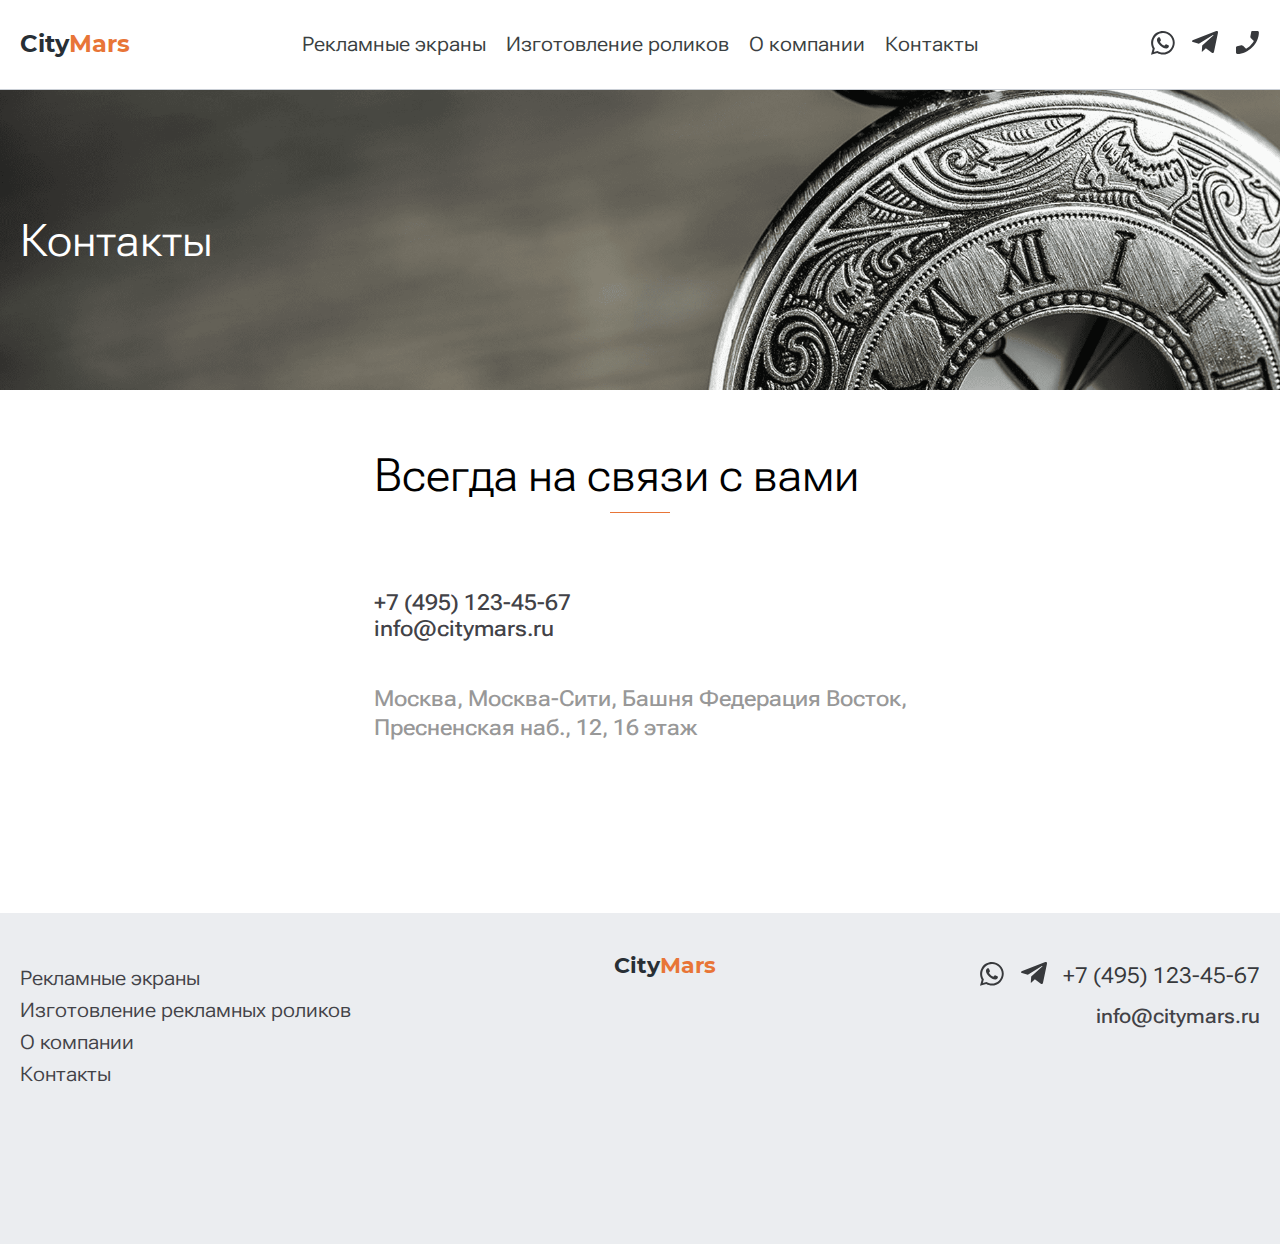
<file: kontakty.html>
<!DOCTYPE html>
<html lang="ru">
<head>
    <meta charset="UTF-8">
    <meta name="viewport" content="width=device-width, initial-scale=1.0">
    <title>Контакты</title>
    <link rel="shortcut icon" href="favicon.ico" type="image/x-icon">
    <link rel="stylesheet" href="assets/css/plugin/swiper.css">
    <link rel="stylesheet" href="assets/css/main.css">
</head>
<body>
    <header class="header">
        <div class="container d-flex align-center justify-between">
            <a href="./index.html" class="logo">City<span>Mars</span></a>
            <ul class="header-nav">
                <li><a href="./ekran.html">Рекламные экраны</a></li>
                <li><a href="./reklamnye_videoroliki.html">Изготовление роликов</a></li>
                <li><a href="./o_kompanii.html">О компании</a></li>
                <li><a href="./kontakty.html">Контакты</a></li>
            </ul>
            <div class="d-flex align-center">
                <div class="header-links d-flex align-center">
                    <a href="#" class="whatsApp">
                        <svg width="26" height="26" viewBox="0 0 26 26" fill="none" xmlns="http://www.w3.org/2000/svg">
                            <path fill-rule="evenodd" clip-rule="evenodd" d="M18.2504 15.2388C17.9517 15.0896 16.5135 14.3749 16.2463 14.2885C15.9791 14.2021 15.7669 14.1393 15.5783 14.4378C15.2876 14.8383 14.9732 15.2153 14.6431 15.5844C14.4781 15.7886 14.3052 15.8043 14.0065 15.5844C12.309 14.9168 10.9023 13.6838 10.0063 12.0973C9.69199 11.579 10.305 11.6104 10.8708 10.4952C10.9101 10.4166 10.9337 10.3224 10.9337 10.236C10.9337 10.1496 10.9101 10.0554 10.8708 9.97683C10.8708 9.82761 10.2028 8.37467 9.96705 7.79349C9.73128 7.21231 9.49551 7.30656 9.29904 7.29085H8.71748C8.56816 7.29085 8.41884 7.33012 8.28524 7.39295C8.15164 7.45578 8.02589 7.55002 7.93159 7.65997C7.60151 7.98198 7.33431 8.37467 7.16927 8.80662C6.99637 9.23858 6.92564 9.70195 6.94922 10.1653C7.04353 11.2727 7.46005 12.333 8.15164 13.2126C9.41693 15.1053 11.1538 16.6447 13.1892 17.6656C14.258 18.2861 15.4997 18.5453 16.7257 18.4118C17.1344 18.3332 17.5195 18.1683 17.8653 17.9248C18.2032 17.6814 18.494 17.3751 18.7062 17.0138C18.9027 16.574 18.9655 16.087 18.8869 15.6158C18.7533 15.4666 18.5569 15.3959 18.2661 15.2467M12.9063 22.5821C11.1459 22.5821 9.42478 22.1109 7.91587 21.2155L7.56222 20.9956L3.86065 21.9774L4.84302 18.3725L4.60725 18.0034C3.34196 15.9614 2.87043 13.5346 3.27909 11.1706C3.68776 8.80662 4.95305 6.67826 6.83133 5.17819C8.70962 3.68598 11.0673 2.92417 13.4643 3.05768C15.8613 3.18334 18.1246 4.18862 19.8379 5.86932C21.7004 7.69139 22.7693 10.181 22.8086 12.7885C22.785 15.3959 21.7319 17.8855 19.8772 19.7233C18.0225 21.5611 15.5233 22.5899 12.9142 22.5899L12.9063 22.5821ZM21.2053 4.44779C20.1129 3.34827 18.8162 2.48436 17.3937 1.88747C15.9634 1.29844 14.4309 1 12.8827 1C10.8158 1 8.78821 1.54976 6.99637 2.5786C5.20453 3.6153 3.71919 5.09965 2.68181 6.88245C1.65229 8.67311 1.10217 10.6994 1.10217 12.7649C1.10217 14.8304 1.63657 16.8567 2.6661 18.6552L1 24.7576L7.24 23.124C8.96111 24.0822 10.9023 24.5926 12.867 24.6084C16.0027 24.6084 19.0048 23.3675 21.2368 21.1684C23.4609 18.9615 24.7261 15.9692 24.7576 12.8356C24.7497 11.2727 24.4275 9.72551 23.8224 8.28827C23.2094 6.85104 22.3292 5.54732 21.2132 4.44779H21.2053Z" fill="#37393C"/>
                        </svg>
                    </a>
                    <a href="#" class="telegram">
                        <svg width="26" height="26" viewBox="0 0 26 26" fill="none" xmlns="http://www.w3.org/2000/svg">
                            <path d="M10.2022 15.4995L9.77209 21.6418C10.3874 21.6418 10.6539 21.3734 10.9735 21.0511L13.8585 18.2517L19.8365 22.6967C20.9329 23.3171 21.7053 22.9904 22.0011 21.6726L25.925 3.00354L25.9261 3.00244C26.2738 1.35684 25.34 0.713348 24.2718 1.11705L1.20705 10.0831C-0.367066 10.7035 -0.343232 11.5945 0.939465 11.9982L6.83619 13.8605L20.5331 5.15842C21.1777 4.72503 21.7638 4.96483 21.2817 5.39822L10.2022 15.4995Z" fill="#37393C"/>
                        </svg>
                    </a>
                    <a href="tel:+74951234567" class="phone-num">+7 (495) 123-45-67</a>
                    <a href="tel:+74951234567" class="phone-num icon">
                        <svg width="26" height="26" viewBox="0 0 26 26" fill="none" xmlns="http://www.w3.org/2000/svg">
                            <path d="M3.33533 24.8913C2.9538 24.8913 2.63587 24.7641 2.38152 24.5098C2.12717 24.2554 2 23.9375 2 23.556V18.4054C2 18.1299 2.09538 17.8808 2.28614 17.6583C2.4769 17.4357 2.72065 17.2821 3.01739 17.1973L7.40489 16.3071C7.70163 16.2647 8.00367 16.2912 8.31101 16.3865C8.61834 16.4819 8.86739 16.625 9.05815 16.8158L12.0467 19.8043C12.8522 19.338 13.6152 18.824 14.3359 18.2624C15.0565 17.7007 15.7454 17.0913 16.4024 16.4342C17.1019 15.756 17.7431 15.0512 18.326 14.32C18.9088 13.5887 19.4122 12.831 19.8361 12.0467L16.7522 8.93098C16.5826 8.76141 16.466 8.56005 16.4024 8.3269C16.3389 8.09375 16.3283 7.80761 16.3707 7.46848L17.1973 3.01739C17.2397 2.74185 17.3774 2.5034 17.6106 2.30204C17.8438 2.10068 18.1087 2 18.4054 2H23.556C23.9375 2 24.2554 2.12717 24.5098 2.38152C24.7641 2.63587 24.8913 2.9538 24.8913 3.33533C24.8913 5.98478 24.3137 8.60245 23.1586 11.1883C22.0034 13.7742 20.366 16.1269 18.2465 18.2465C16.1269 20.366 13.7742 22.0034 11.1883 23.1586C8.60245 24.3137 5.98478 24.8913 3.33533 24.8913Z" fill="#37393C"/>
                        </svg>
                    </a>
                </div>
                <div class="menu-btn">
                    <svg width="25" height="24" viewBox="0 0 25 24" fill="none" xmlns="http://www.w3.org/2000/svg">
                        <line y1="3" x2="25" y2="3" stroke="#848990" stroke-width="2"/>
                        <line y1="12" x2="25" y2="12" stroke="#848990" stroke-width="2"/>
                        <line y1="21" x2="25" y2="21" stroke="#848990" stroke-width="2"/>
                    </svg>
                    <svg width="25px" height="25px" viewBox="-0.5 0 25 25" fill="none" xmlns="http://www.w3.org/2000/svg">
                        <path d="M3 21.32L21 3.32001" stroke="#848990" stroke-width="2" stroke-linecap="round" stroke-linejoin="round"/>
                        <path d="M3 3.32001L21 21.32" stroke="#848990" stroke-width="2" stroke-linecap="round" stroke-linejoin="round"/>
                    </svg>
                </div>
            </div>
        </div>

        <div class="menu d-none">
            <div class="menu-content">
                <ul class="menu-nav">
                    <li><a href="./ekran.html">Рекламные экраны</a></li>
                    <li><a href="./reklamnye_videoroliki.html">Изготовление роликов</a></li>
                    <li><a href="./o_kompanii.html">О компании</a></li>
                    <li><a href="./kontakty.html">Контакты</a></li>
                </ul>
                <a href="./index.html" class="logo">City<span>Mars</span></a>
            </div>
        </div>
    </header>

    <main class="main">
        <div class="wrapper">
            <div class="">
                <img loading="lazy" src="assets/img/png/contact-desc.png" alt="" class="wrapper-bg">
                <img loading="lazy" src="assets/img/png/contact-mob.png" alt="" class="wrapper-bg">
            </div>
            <div class="container">
                <h1 class="page-title">Контакты</h1>
            </div>
        </div>

        <div class="block6">
            <div class="container">
                <h2 class="block6-title">Всегда на связи с вами</h2>
                <div class="block6-link">
                    <a href="tel:+74951234567">+7 (495) 123-45-67</a>
                    <a href="mailto:">info@citymars.ru</a>
                </div>
                <div class="block6-info">
                    <p>Москва, Москва-Сити, <br> Башня Федерация Восток,</p>
                    <p>Пресненская наб., 12, 16 этаж</p>
                </div>
            </div>
        </div>
    </main>


    <footer class="footer">
        <div class="container">
            <ul class="footer-nav">
                <li><a href="./ekran.html">Рекламные экраны</a></li>
                <li><a href="./reklamnye_videoroliki.html">Изготовление рекламных роликов</a></li>
                <li><a href="./o_kompanii.html">О компании</a></li>
                <li><a href="./kontakty.html">Контакты</a></li>
            </ul>

            <a href="./index.html" class="logo">City<span>Mars</span></a>

            <div class="footer-info">
                <div class="footer-links d-flex align-center">
                    <a href="#" class="whatsApp">
                        <svg width="26" height="26" viewBox="0 0 26 26" fill="none" xmlns="http://www.w3.org/2000/svg">
                            <path fill-rule="evenodd" clip-rule="evenodd" d="M18.2504 15.2388C17.9517 15.0896 16.5135 14.3749 16.2463 14.2885C15.9791 14.2021 15.7669 14.1393 15.5783 14.4378C15.2876 14.8383 14.9732 15.2153 14.6431 15.5844C14.4781 15.7886 14.3052 15.8043 14.0065 15.5844C12.309 14.9168 10.9023 13.6838 10.0063 12.0973C9.69199 11.579 10.305 11.6104 10.8708 10.4952C10.9101 10.4166 10.9337 10.3224 10.9337 10.236C10.9337 10.1496 10.9101 10.0554 10.8708 9.97683C10.8708 9.82761 10.2028 8.37467 9.96705 7.79349C9.73128 7.21231 9.49551 7.30656 9.29904 7.29085H8.71748C8.56816 7.29085 8.41884 7.33012 8.28524 7.39295C8.15164 7.45578 8.02589 7.55002 7.93159 7.65997C7.60151 7.98198 7.33431 8.37467 7.16927 8.80662C6.99637 9.23858 6.92564 9.70195 6.94922 10.1653C7.04353 11.2727 7.46005 12.333 8.15164 13.2126C9.41693 15.1053 11.1538 16.6447 13.1892 17.6656C14.258 18.2861 15.4997 18.5453 16.7257 18.4118C17.1344 18.3332 17.5195 18.1683 17.8653 17.9248C18.2032 17.6814 18.494 17.3751 18.7062 17.0138C18.9027 16.574 18.9655 16.087 18.8869 15.6158C18.7533 15.4666 18.5569 15.3959 18.2661 15.2467M12.9063 22.5821C11.1459 22.5821 9.42478 22.1109 7.91587 21.2155L7.56222 20.9956L3.86065 21.9774L4.84302 18.3725L4.60725 18.0034C3.34196 15.9614 2.87043 13.5346 3.27909 11.1706C3.68776 8.80662 4.95305 6.67826 6.83133 5.17819C8.70962 3.68598 11.0673 2.92417 13.4643 3.05768C15.8613 3.18334 18.1246 4.18862 19.8379 5.86932C21.7004 7.69139 22.7693 10.181 22.8086 12.7885C22.785 15.3959 21.7319 17.8855 19.8772 19.7233C18.0225 21.5611 15.5233 22.5899 12.9142 22.5899L12.9063 22.5821ZM21.2053 4.44779C20.1129 3.34827 18.8162 2.48436 17.3937 1.88747C15.9634 1.29844 14.4309 1 12.8827 1C10.8158 1 8.78821 1.54976 6.99637 2.5786C5.20453 3.6153 3.71919 5.09965 2.68181 6.88245C1.65229 8.67311 1.10217 10.6994 1.10217 12.7649C1.10217 14.8304 1.63657 16.8567 2.6661 18.6552L1 24.7576L7.24 23.124C8.96111 24.0822 10.9023 24.5926 12.867 24.6084C16.0027 24.6084 19.0048 23.3675 21.2368 21.1684C23.4609 18.9615 24.7261 15.9692 24.7576 12.8356C24.7497 11.2727 24.4275 9.72551 23.8224 8.28827C23.2094 6.85104 22.3292 5.54732 21.2132 4.44779H21.2053Z" fill="#37393C"/>
                        </svg>
                    </a>
                    <a href="#" class="telegram">
                        <svg width="26" height="26" viewBox="0 0 26 26" fill="none" xmlns="http://www.w3.org/2000/svg">
                            <path d="M10.2022 15.4995L9.77209 21.6418C10.3874 21.6418 10.6539 21.3734 10.9735 21.0511L13.8585 18.2517L19.8365 22.6967C20.9329 23.3171 21.7053 22.9904 22.0011 21.6726L25.925 3.00354L25.9261 3.00244C26.2738 1.35684 25.34 0.713348 24.2718 1.11705L1.20705 10.0831C-0.367066 10.7035 -0.343232 11.5945 0.939465 11.9982L6.83619 13.8605L20.5331 5.15842C21.1777 4.72503 21.7638 4.96483 21.2817 5.39822L10.2022 15.4995Z" fill="#37393C"/>
                        </svg>
                    </a>
                    <a href="tel:+74951234567" class="phone-num">+7 (495) 123-45-67</a>
                    <a href="tel:+74951234567" class="phone-num icon">
                        <svg width="26" height="26" viewBox="0 0 26 26" fill="none" xmlns="http://www.w3.org/2000/svg">
                            <path d="M3.33533 24.8913C2.9538 24.8913 2.63587 24.7641 2.38152 24.5098C2.12717 24.2554 2 23.9375 2 23.556V18.4054C2 18.1299 2.09538 17.8808 2.28614 17.6583C2.4769 17.4357 2.72065 17.2821 3.01739 17.1973L7.40489 16.3071C7.70163 16.2647 8.00367 16.2912 8.31101 16.3865C8.61834 16.4819 8.86739 16.625 9.05815 16.8158L12.0467 19.8043C12.8522 19.338 13.6152 18.824 14.3359 18.2624C15.0565 17.7007 15.7454 17.0913 16.4024 16.4342C17.1019 15.756 17.7431 15.0512 18.326 14.32C18.9088 13.5887 19.4122 12.831 19.8361 12.0467L16.7522 8.93098C16.5826 8.76141 16.466 8.56005 16.4024 8.3269C16.3389 8.09375 16.3283 7.80761 16.3707 7.46848L17.1973 3.01739C17.2397 2.74185 17.3774 2.5034 17.6106 2.30204C17.8438 2.10068 18.1087 2 18.4054 2H23.556C23.9375 2 24.2554 2.12717 24.5098 2.38152C24.7641 2.63587 24.8913 2.9538 24.8913 3.33533C24.8913 5.98478 24.3137 8.60245 23.1586 11.1883C22.0034 13.7742 20.366 16.1269 18.2465 18.2465C16.1269 20.366 13.7742 22.0034 11.1883 23.1586C8.60245 24.3137 5.98478 24.8913 3.33533 24.8913Z" fill="#37393C"/>
                        </svg>
                    </a>
                </div>
                <a href="mailto:info@citymars.ru" class="email-link">info@citymars.ru</a>
            </div>
        </div>
    </footer>

    <script src="assets/js/plugin/jquery.js"></script>
    <script src="assets/js/plugin/swiper.js"></script>
    <script src="assets/js/index.js"></script>
</body>
</html>
</file>
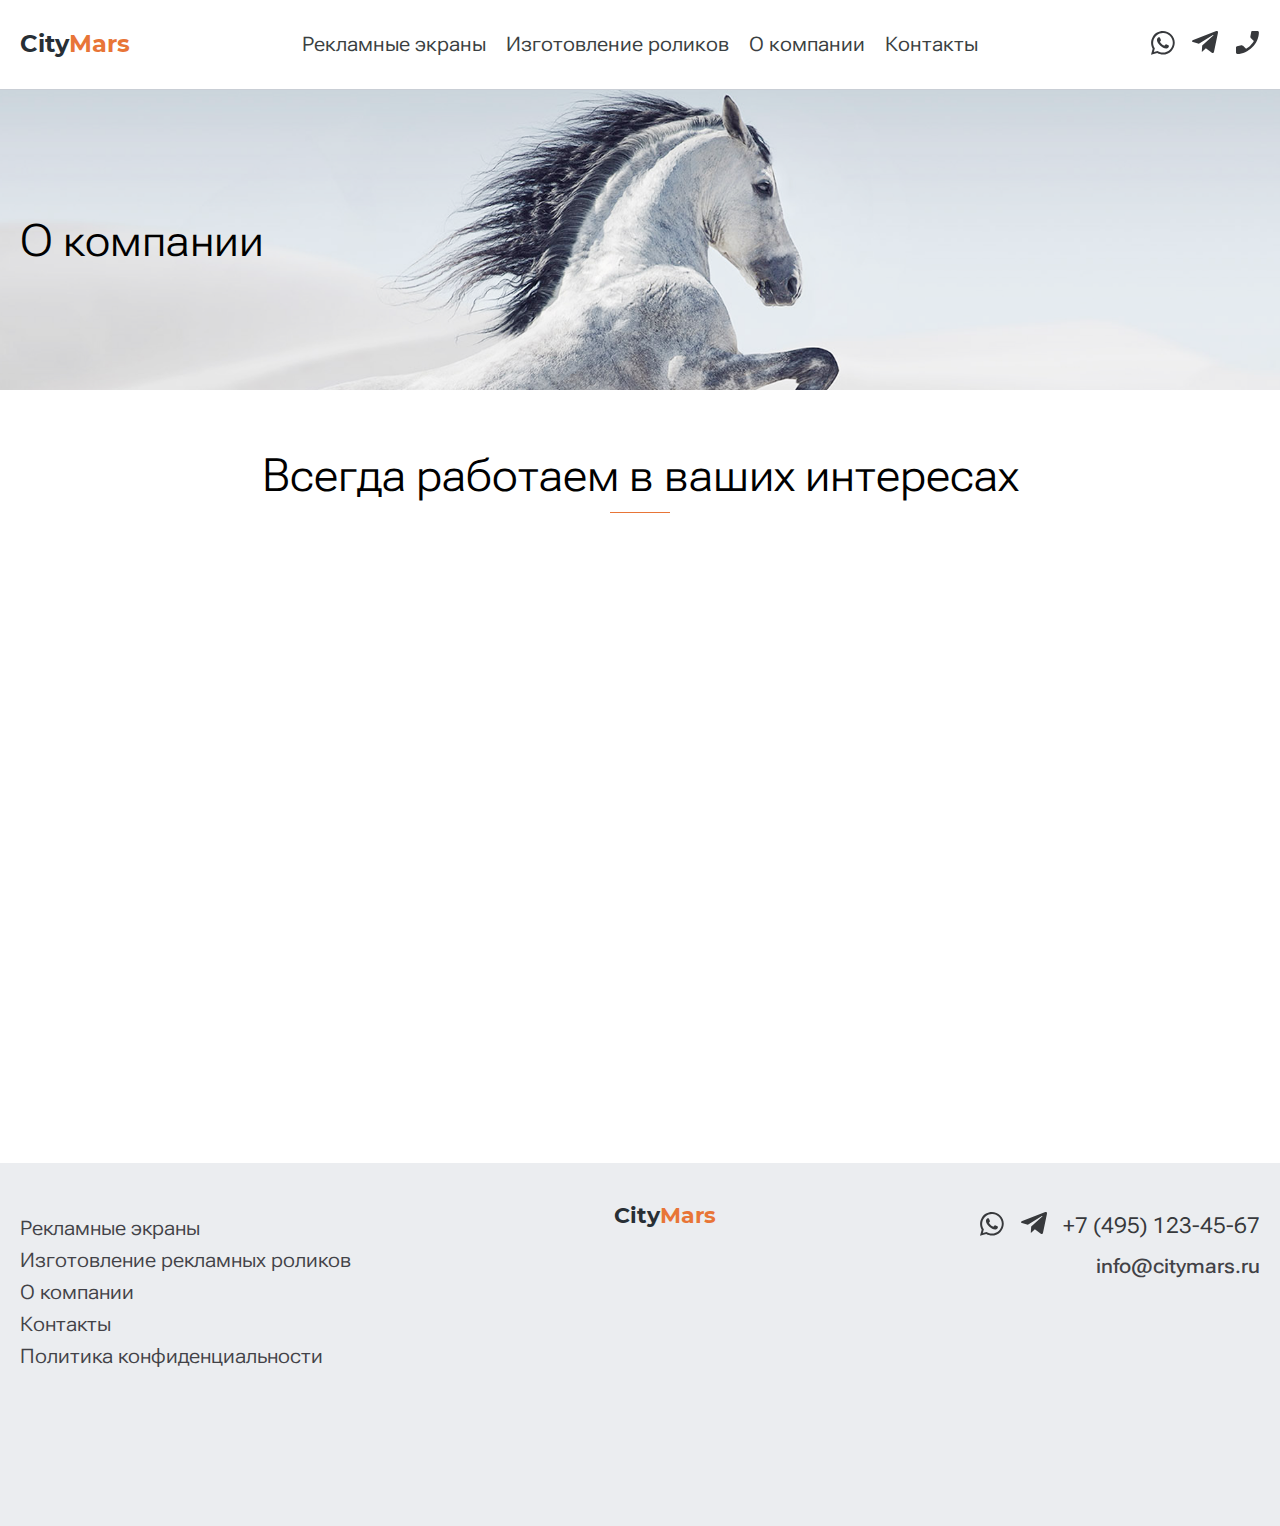
<file: o_kompanii.html>
<!DOCTYPE html>
<html lang="ru">
<head>
    <meta charset="UTF-8">
    <meta name="viewport" content="width=device-width, initial-scale=1.0">
    <title>О компании</title>
    <link rel="shortcut icon" href="favicon.ico" type="image/x-icon">
    <link rel="stylesheet" href="assets/css/plugin/swiper.css">
    <link rel="stylesheet" href="assets/css/main.css">
</head>
<body>
    <header class="header">
        <div class="container d-flex align-center justify-between">
            <a href="./index.html" class="logo">City<span>Mars</span></a>
            <ul class="header-nav">
                <li><a href="./ekran.html">Рекламные экраны</a></li>
                <li><a href="./reklamnye_videoroliki.html">Изготовление роликов</a></li>
                <li><a href="./o_kompanii.html">О компании</a></li>
                <li><a href="./kontakty.html">Контакты</a></li>
            </ul>
            <div class="d-flex align-center">
                <div class="header-links d-flex align-center">
                    <a href="#" class="whatsApp">
                        <svg width="26" height="26" viewBox="0 0 26 26" fill="none" xmlns="http://www.w3.org/2000/svg">
                            <path fill-rule="evenodd" clip-rule="evenodd" d="M18.2504 15.2388C17.9517 15.0896 16.5135 14.3749 16.2463 14.2885C15.9791 14.2021 15.7669 14.1393 15.5783 14.4378C15.2876 14.8383 14.9732 15.2153 14.6431 15.5844C14.4781 15.7886 14.3052 15.8043 14.0065 15.5844C12.309 14.9168 10.9023 13.6838 10.0063 12.0973C9.69199 11.579 10.305 11.6104 10.8708 10.4952C10.9101 10.4166 10.9337 10.3224 10.9337 10.236C10.9337 10.1496 10.9101 10.0554 10.8708 9.97683C10.8708 9.82761 10.2028 8.37467 9.96705 7.79349C9.73128 7.21231 9.49551 7.30656 9.29904 7.29085H8.71748C8.56816 7.29085 8.41884 7.33012 8.28524 7.39295C8.15164 7.45578 8.02589 7.55002 7.93159 7.65997C7.60151 7.98198 7.33431 8.37467 7.16927 8.80662C6.99637 9.23858 6.92564 9.70195 6.94922 10.1653C7.04353 11.2727 7.46005 12.333 8.15164 13.2126C9.41693 15.1053 11.1538 16.6447 13.1892 17.6656C14.258 18.2861 15.4997 18.5453 16.7257 18.4118C17.1344 18.3332 17.5195 18.1683 17.8653 17.9248C18.2032 17.6814 18.494 17.3751 18.7062 17.0138C18.9027 16.574 18.9655 16.087 18.8869 15.6158C18.7533 15.4666 18.5569 15.3959 18.2661 15.2467M12.9063 22.5821C11.1459 22.5821 9.42478 22.1109 7.91587 21.2155L7.56222 20.9956L3.86065 21.9774L4.84302 18.3725L4.60725 18.0034C3.34196 15.9614 2.87043 13.5346 3.27909 11.1706C3.68776 8.80662 4.95305 6.67826 6.83133 5.17819C8.70962 3.68598 11.0673 2.92417 13.4643 3.05768C15.8613 3.18334 18.1246 4.18862 19.8379 5.86932C21.7004 7.69139 22.7693 10.181 22.8086 12.7885C22.785 15.3959 21.7319 17.8855 19.8772 19.7233C18.0225 21.5611 15.5233 22.5899 12.9142 22.5899L12.9063 22.5821ZM21.2053 4.44779C20.1129 3.34827 18.8162 2.48436 17.3937 1.88747C15.9634 1.29844 14.4309 1 12.8827 1C10.8158 1 8.78821 1.54976 6.99637 2.5786C5.20453 3.6153 3.71919 5.09965 2.68181 6.88245C1.65229 8.67311 1.10217 10.6994 1.10217 12.7649C1.10217 14.8304 1.63657 16.8567 2.6661 18.6552L1 24.7576L7.24 23.124C8.96111 24.0822 10.9023 24.5926 12.867 24.6084C16.0027 24.6084 19.0048 23.3675 21.2368 21.1684C23.4609 18.9615 24.7261 15.9692 24.7576 12.8356C24.7497 11.2727 24.4275 9.72551 23.8224 8.28827C23.2094 6.85104 22.3292 5.54732 21.2132 4.44779H21.2053Z" fill="#37393C"/>
                        </svg>
                    </a>
                    <a href="#" class="telegram">
                        <svg width="26" height="26" viewBox="0 0 26 26" fill="none" xmlns="http://www.w3.org/2000/svg">
                            <path d="M10.2022 15.4995L9.77209 21.6418C10.3874 21.6418 10.6539 21.3734 10.9735 21.0511L13.8585 18.2517L19.8365 22.6967C20.9329 23.3171 21.7053 22.9904 22.0011 21.6726L25.925 3.00354L25.9261 3.00244C26.2738 1.35684 25.34 0.713348 24.2718 1.11705L1.20705 10.0831C-0.367066 10.7035 -0.343232 11.5945 0.939465 11.9982L6.83619 13.8605L20.5331 5.15842C21.1777 4.72503 21.7638 4.96483 21.2817 5.39822L10.2022 15.4995Z" fill="#37393C"/>
                        </svg>
                    </a>
                    <a href="tel:+74951234567" class="phone-num">+7 (495) 123-45-67</a>
                    <a href="tel:+74951234567" class="phone-num icon">
                        <svg width="26" height="26" viewBox="0 0 26 26" fill="none" xmlns="http://www.w3.org/2000/svg">
                            <path d="M3.33533 24.8913C2.9538 24.8913 2.63587 24.7641 2.38152 24.5098C2.12717 24.2554 2 23.9375 2 23.556V18.4054C2 18.1299 2.09538 17.8808 2.28614 17.6583C2.4769 17.4357 2.72065 17.2821 3.01739 17.1973L7.40489 16.3071C7.70163 16.2647 8.00367 16.2912 8.31101 16.3865C8.61834 16.4819 8.86739 16.625 9.05815 16.8158L12.0467 19.8043C12.8522 19.338 13.6152 18.824 14.3359 18.2624C15.0565 17.7007 15.7454 17.0913 16.4024 16.4342C17.1019 15.756 17.7431 15.0512 18.326 14.32C18.9088 13.5887 19.4122 12.831 19.8361 12.0467L16.7522 8.93098C16.5826 8.76141 16.466 8.56005 16.4024 8.3269C16.3389 8.09375 16.3283 7.80761 16.3707 7.46848L17.1973 3.01739C17.2397 2.74185 17.3774 2.5034 17.6106 2.30204C17.8438 2.10068 18.1087 2 18.4054 2H23.556C23.9375 2 24.2554 2.12717 24.5098 2.38152C24.7641 2.63587 24.8913 2.9538 24.8913 3.33533C24.8913 5.98478 24.3137 8.60245 23.1586 11.1883C22.0034 13.7742 20.366 16.1269 18.2465 18.2465C16.1269 20.366 13.7742 22.0034 11.1883 23.1586C8.60245 24.3137 5.98478 24.8913 3.33533 24.8913Z" fill="#37393C"/>
                        </svg>
                    </a>
                </div>
                <div class="menu-btn">
                    <svg width="25" height="24" viewBox="0 0 25 24" fill="none" xmlns="http://www.w3.org/2000/svg">
                        <line y1="3" x2="25" y2="3" stroke="#848990" stroke-width="2"/>
                        <line y1="12" x2="25" y2="12" stroke="#848990" stroke-width="2"/>
                        <line y1="21" x2="25" y2="21" stroke="#848990" stroke-width="2"/>
                    </svg>
                    <svg width="25px" height="25px" viewBox="-0.5 0 25 25" fill="none" xmlns="http://www.w3.org/2000/svg">
                        <path d="M3 21.32L21 3.32001" stroke="#848990" stroke-width="2" stroke-linecap="round" stroke-linejoin="round"/>
                        <path d="M3 3.32001L21 21.32" stroke="#848990" stroke-width="2" stroke-linecap="round" stroke-linejoin="round"/>
                    </svg>
                </div>
            </div>
        </div>

        <div class="menu d-none">
            <div class="menu-content">
                <ul class="menu-nav">
                    <li><a href="./ekran.html">Рекламные экраны</a></li>
                    <li><a href="./reklamnye_videoroliki.html">Изготовление роликов</a></li>
                    <li><a href="./o_kompanii.html">О компании</a></li>
                    <li><a href="./kontakty.html">Контакты</a></li>
                    <li><a href="./politika_konfidencialnosti.html">Политика конфиденциальности</a></li>
                </ul>
                <a href="./index.html" class="logo">City<span>Mars</span></a>
            </div>
        </div>
    </header>

    <main class="main">
        <div class="wrapper wrapper_about">
            <div class="">
                <img loading="lazy" src="assets/img/png/about-desc.png" alt="" class="wrapper-bg">
                <img loading="lazy" src="assets/img/png/about-mob.png" alt="" class="wrapper-bg">
            </div>
            <div class="container">
                <h1 class="page-title">О компании</h1>
            </div>
        </div>

        <div class="block6 block6_about">
            <div class="container">
                <h2 class="block6-title">Всегда работаем <br> в ваших интересах</h2>
            </div>
        </div>
    </main>


    <footer class="footer">
        <div class="container">
            <ul class="footer-nav">
                <li><a href="./ekran.html">Рекламные экраны</a></li>
                <li><a href="./reklamnye_videoroliki.html">Изготовление рекламных роликов</a></li>
                <li><a href="./o_kompanii.html">О компании</a></li>
                <li><a href="./kontakty.html">Контакты</a></li>
                <li><a href="./politika_konfidencialnosti.html">Политика конфиденциальности</a></li>
            </ul>

            <a href="./index.html" class="logo">City<span>Mars</span></a>

            <div class="footer-info">
                <div class="footer-links d-flex align-center">
                    <a href="#" class="whatsApp">
                        <svg width="26" height="26" viewBox="0 0 26 26" fill="none" xmlns="http://www.w3.org/2000/svg">
                            <path fill-rule="evenodd" clip-rule="evenodd" d="M18.2504 15.2388C17.9517 15.0896 16.5135 14.3749 16.2463 14.2885C15.9791 14.2021 15.7669 14.1393 15.5783 14.4378C15.2876 14.8383 14.9732 15.2153 14.6431 15.5844C14.4781 15.7886 14.3052 15.8043 14.0065 15.5844C12.309 14.9168 10.9023 13.6838 10.0063 12.0973C9.69199 11.579 10.305 11.6104 10.8708 10.4952C10.9101 10.4166 10.9337 10.3224 10.9337 10.236C10.9337 10.1496 10.9101 10.0554 10.8708 9.97683C10.8708 9.82761 10.2028 8.37467 9.96705 7.79349C9.73128 7.21231 9.49551 7.30656 9.29904 7.29085H8.71748C8.56816 7.29085 8.41884 7.33012 8.28524 7.39295C8.15164 7.45578 8.02589 7.55002 7.93159 7.65997C7.60151 7.98198 7.33431 8.37467 7.16927 8.80662C6.99637 9.23858 6.92564 9.70195 6.94922 10.1653C7.04353 11.2727 7.46005 12.333 8.15164 13.2126C9.41693 15.1053 11.1538 16.6447 13.1892 17.6656C14.258 18.2861 15.4997 18.5453 16.7257 18.4118C17.1344 18.3332 17.5195 18.1683 17.8653 17.9248C18.2032 17.6814 18.494 17.3751 18.7062 17.0138C18.9027 16.574 18.9655 16.087 18.8869 15.6158C18.7533 15.4666 18.5569 15.3959 18.2661 15.2467M12.9063 22.5821C11.1459 22.5821 9.42478 22.1109 7.91587 21.2155L7.56222 20.9956L3.86065 21.9774L4.84302 18.3725L4.60725 18.0034C3.34196 15.9614 2.87043 13.5346 3.27909 11.1706C3.68776 8.80662 4.95305 6.67826 6.83133 5.17819C8.70962 3.68598 11.0673 2.92417 13.4643 3.05768C15.8613 3.18334 18.1246 4.18862 19.8379 5.86932C21.7004 7.69139 22.7693 10.181 22.8086 12.7885C22.785 15.3959 21.7319 17.8855 19.8772 19.7233C18.0225 21.5611 15.5233 22.5899 12.9142 22.5899L12.9063 22.5821ZM21.2053 4.44779C20.1129 3.34827 18.8162 2.48436 17.3937 1.88747C15.9634 1.29844 14.4309 1 12.8827 1C10.8158 1 8.78821 1.54976 6.99637 2.5786C5.20453 3.6153 3.71919 5.09965 2.68181 6.88245C1.65229 8.67311 1.10217 10.6994 1.10217 12.7649C1.10217 14.8304 1.63657 16.8567 2.6661 18.6552L1 24.7576L7.24 23.124C8.96111 24.0822 10.9023 24.5926 12.867 24.6084C16.0027 24.6084 19.0048 23.3675 21.2368 21.1684C23.4609 18.9615 24.7261 15.9692 24.7576 12.8356C24.7497 11.2727 24.4275 9.72551 23.8224 8.28827C23.2094 6.85104 22.3292 5.54732 21.2132 4.44779H21.2053Z" fill="#37393C"/>
                        </svg>
                    </a>
                    <a href="#" class="telegram">
                        <svg width="26" height="26" viewBox="0 0 26 26" fill="none" xmlns="http://www.w3.org/2000/svg">
                            <path d="M10.2022 15.4995L9.77209 21.6418C10.3874 21.6418 10.6539 21.3734 10.9735 21.0511L13.8585 18.2517L19.8365 22.6967C20.9329 23.3171 21.7053 22.9904 22.0011 21.6726L25.925 3.00354L25.9261 3.00244C26.2738 1.35684 25.34 0.713348 24.2718 1.11705L1.20705 10.0831C-0.367066 10.7035 -0.343232 11.5945 0.939465 11.9982L6.83619 13.8605L20.5331 5.15842C21.1777 4.72503 21.7638 4.96483 21.2817 5.39822L10.2022 15.4995Z" fill="#37393C"/>
                        </svg>
                    </a>
                    <a href="tel:+74951234567" class="phone-num">+7 (495) 123-45-67</a>
                    <a href="tel:+74951234567" class="phone-num icon">
                        <svg width="26" height="26" viewBox="0 0 26 26" fill="none" xmlns="http://www.w3.org/2000/svg">
                            <path d="M3.33533 24.8913C2.9538 24.8913 2.63587 24.7641 2.38152 24.5098C2.12717 24.2554 2 23.9375 2 23.556V18.4054C2 18.1299 2.09538 17.8808 2.28614 17.6583C2.4769 17.4357 2.72065 17.2821 3.01739 17.1973L7.40489 16.3071C7.70163 16.2647 8.00367 16.2912 8.31101 16.3865C8.61834 16.4819 8.86739 16.625 9.05815 16.8158L12.0467 19.8043C12.8522 19.338 13.6152 18.824 14.3359 18.2624C15.0565 17.7007 15.7454 17.0913 16.4024 16.4342C17.1019 15.756 17.7431 15.0512 18.326 14.32C18.9088 13.5887 19.4122 12.831 19.8361 12.0467L16.7522 8.93098C16.5826 8.76141 16.466 8.56005 16.4024 8.3269C16.3389 8.09375 16.3283 7.80761 16.3707 7.46848L17.1973 3.01739C17.2397 2.74185 17.3774 2.5034 17.6106 2.30204C17.8438 2.10068 18.1087 2 18.4054 2H23.556C23.9375 2 24.2554 2.12717 24.5098 2.38152C24.7641 2.63587 24.8913 2.9538 24.8913 3.33533C24.8913 5.98478 24.3137 8.60245 23.1586 11.1883C22.0034 13.7742 20.366 16.1269 18.2465 18.2465C16.1269 20.366 13.7742 22.0034 11.1883 23.1586C8.60245 24.3137 5.98478 24.8913 3.33533 24.8913Z" fill="#37393C"/>
                        </svg>
                    </a>
                </div>
                <a href="mailto:info@citymars.ru" class="email-link">info@citymars.ru</a>
            </div>
        </div>
    </footer>

    <script src="assets/js/plugin/jquery.js"></script>
    <script src="assets/js/plugin/mask.js"></script>
    <script src="assets/js/plugin/swiper.js"></script>
    <script src="assets/js/index.js"></script>
</body>
</html>
</file>
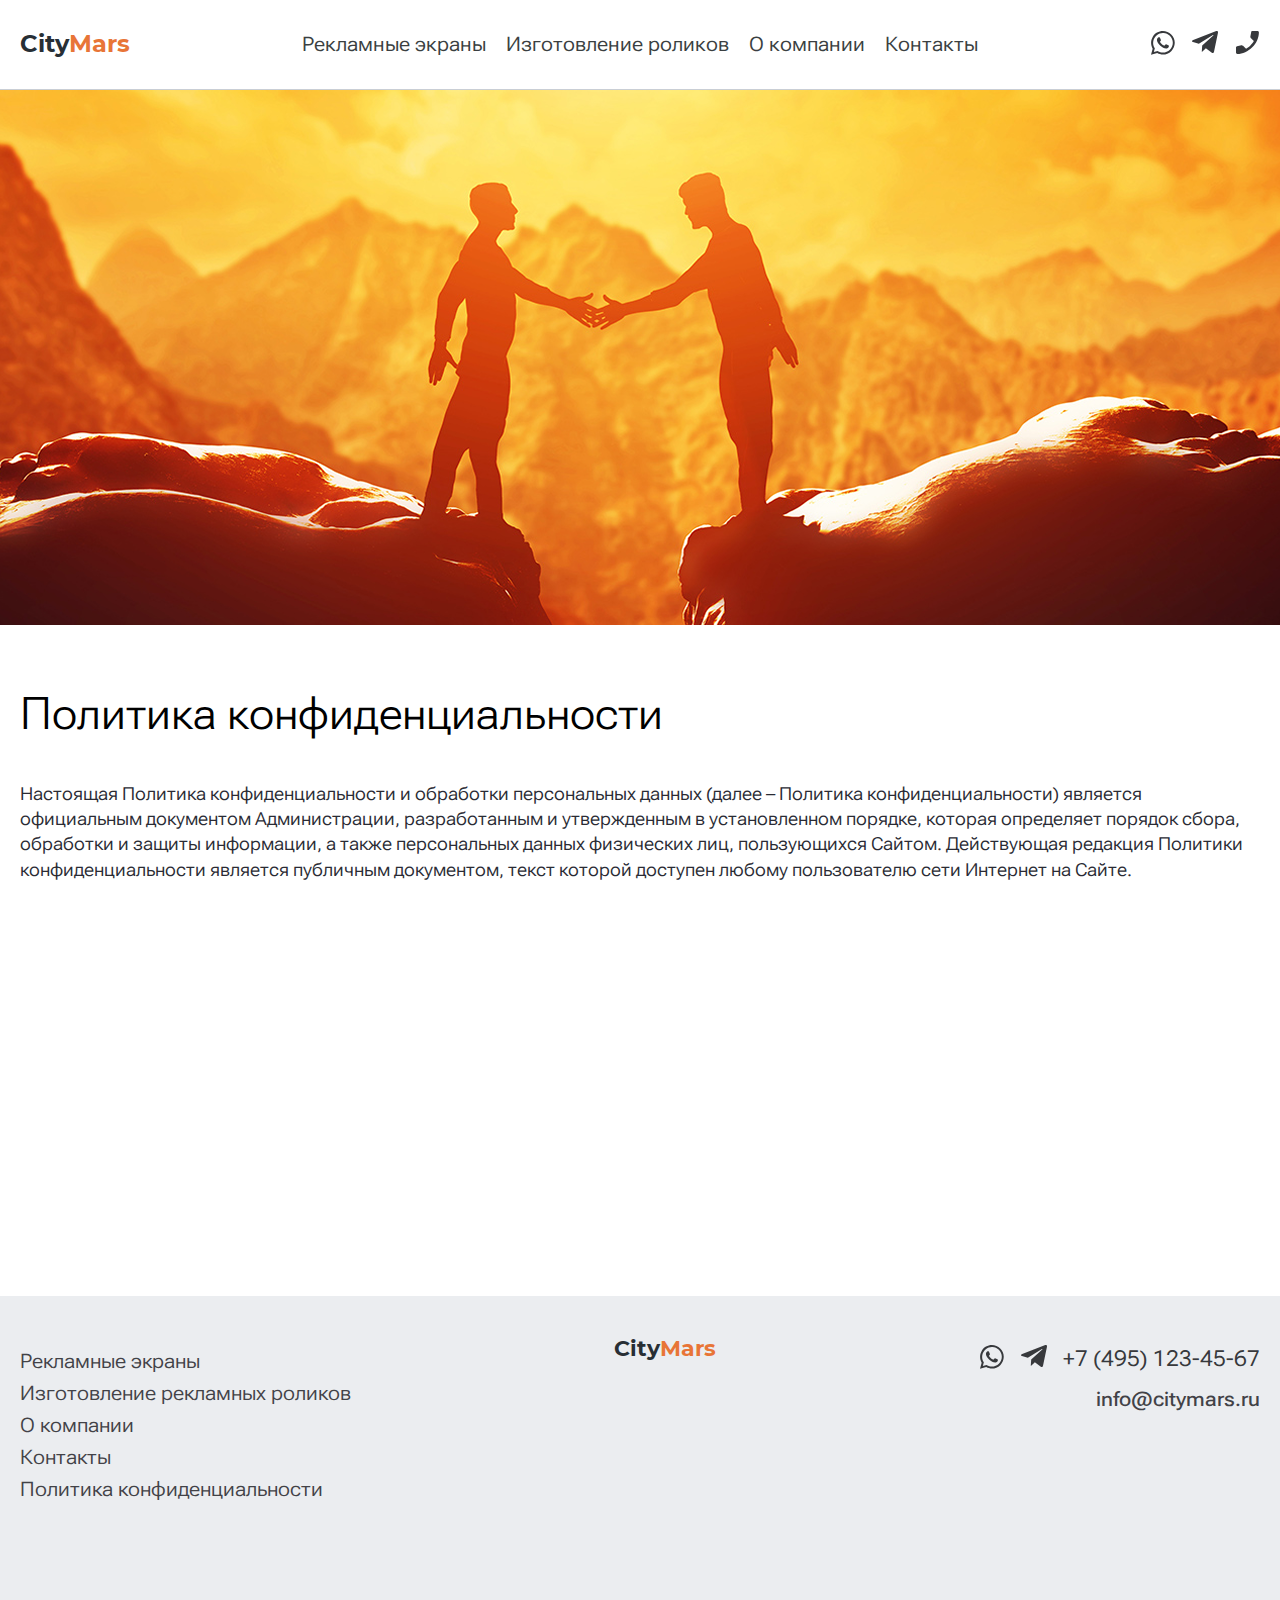
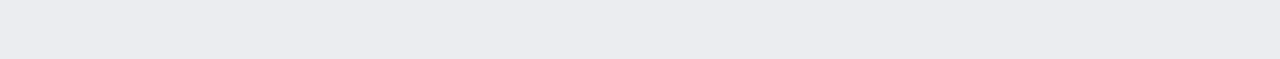
<file: politika_konfidencialnosti.html>
<!DOCTYPE html>
<html lang="ru">
<head>
    <meta charset="UTF-8">
    <meta name="viewport" content="width=device-width, initial-scale=1.0">
    <title>Политика конфиденциальности </title>
    <link rel="shortcut icon" href="favicon.ico" type="image/x-icon">
    <link rel="stylesheet" href="assets/css/plugin/swiper.css">
    <link rel="stylesheet" href="assets/css/main.css">
</head>
<body>
    <header class="header">
        <div class="container d-flex align-center justify-between">
            <a href="./index.html" class="logo">City<span>Mars</span></a>
            <ul class="header-nav">
                <li><a href="./ekran.html">Рекламные экраны</a></li>
                <li><a href="./reklamnye_videoroliki.html">Изготовление роликов</a></li>
                <li><a href="./o_kompanii.html">О компании</a></li>
                <li><a href="./kontakty.html">Контакты</a></li>
            </ul>
            <div class="d-flex align-center">
                <div class="header-links d-flex align-center">
                    <a href="#" class="whatsApp">
                        <svg width="26" height="26" viewBox="0 0 26 26" fill="none" xmlns="http://www.w3.org/2000/svg">
                            <path fill-rule="evenodd" clip-rule="evenodd" d="M18.2504 15.2388C17.9517 15.0896 16.5135 14.3749 16.2463 14.2885C15.9791 14.2021 15.7669 14.1393 15.5783 14.4378C15.2876 14.8383 14.9732 15.2153 14.6431 15.5844C14.4781 15.7886 14.3052 15.8043 14.0065 15.5844C12.309 14.9168 10.9023 13.6838 10.0063 12.0973C9.69199 11.579 10.305 11.6104 10.8708 10.4952C10.9101 10.4166 10.9337 10.3224 10.9337 10.236C10.9337 10.1496 10.9101 10.0554 10.8708 9.97683C10.8708 9.82761 10.2028 8.37467 9.96705 7.79349C9.73128 7.21231 9.49551 7.30656 9.29904 7.29085H8.71748C8.56816 7.29085 8.41884 7.33012 8.28524 7.39295C8.15164 7.45578 8.02589 7.55002 7.93159 7.65997C7.60151 7.98198 7.33431 8.37467 7.16927 8.80662C6.99637 9.23858 6.92564 9.70195 6.94922 10.1653C7.04353 11.2727 7.46005 12.333 8.15164 13.2126C9.41693 15.1053 11.1538 16.6447 13.1892 17.6656C14.258 18.2861 15.4997 18.5453 16.7257 18.4118C17.1344 18.3332 17.5195 18.1683 17.8653 17.9248C18.2032 17.6814 18.494 17.3751 18.7062 17.0138C18.9027 16.574 18.9655 16.087 18.8869 15.6158C18.7533 15.4666 18.5569 15.3959 18.2661 15.2467M12.9063 22.5821C11.1459 22.5821 9.42478 22.1109 7.91587 21.2155L7.56222 20.9956L3.86065 21.9774L4.84302 18.3725L4.60725 18.0034C3.34196 15.9614 2.87043 13.5346 3.27909 11.1706C3.68776 8.80662 4.95305 6.67826 6.83133 5.17819C8.70962 3.68598 11.0673 2.92417 13.4643 3.05768C15.8613 3.18334 18.1246 4.18862 19.8379 5.86932C21.7004 7.69139 22.7693 10.181 22.8086 12.7885C22.785 15.3959 21.7319 17.8855 19.8772 19.7233C18.0225 21.5611 15.5233 22.5899 12.9142 22.5899L12.9063 22.5821ZM21.2053 4.44779C20.1129 3.34827 18.8162 2.48436 17.3937 1.88747C15.9634 1.29844 14.4309 1 12.8827 1C10.8158 1 8.78821 1.54976 6.99637 2.5786C5.20453 3.6153 3.71919 5.09965 2.68181 6.88245C1.65229 8.67311 1.10217 10.6994 1.10217 12.7649C1.10217 14.8304 1.63657 16.8567 2.6661 18.6552L1 24.7576L7.24 23.124C8.96111 24.0822 10.9023 24.5926 12.867 24.6084C16.0027 24.6084 19.0048 23.3675 21.2368 21.1684C23.4609 18.9615 24.7261 15.9692 24.7576 12.8356C24.7497 11.2727 24.4275 9.72551 23.8224 8.28827C23.2094 6.85104 22.3292 5.54732 21.2132 4.44779H21.2053Z" fill="#37393C"/>
                        </svg>
                    </a>
                    <a href="#" class="telegram">
                        <svg width="26" height="26" viewBox="0 0 26 26" fill="none" xmlns="http://www.w3.org/2000/svg">
                            <path d="M10.2022 15.4995L9.77209 21.6418C10.3874 21.6418 10.6539 21.3734 10.9735 21.0511L13.8585 18.2517L19.8365 22.6967C20.9329 23.3171 21.7053 22.9904 22.0011 21.6726L25.925 3.00354L25.9261 3.00244C26.2738 1.35684 25.34 0.713348 24.2718 1.11705L1.20705 10.0831C-0.367066 10.7035 -0.343232 11.5945 0.939465 11.9982L6.83619 13.8605L20.5331 5.15842C21.1777 4.72503 21.7638 4.96483 21.2817 5.39822L10.2022 15.4995Z" fill="#37393C"/>
                        </svg>
                    </a>
                    <a href="tel:+74951234567" class="phone-num">+7 (495) 123-45-67</a>
                    <a href="tel:+74951234567" class="phone-num icon">
                        <svg width="26" height="26" viewBox="0 0 26 26" fill="none" xmlns="http://www.w3.org/2000/svg">
                            <path d="M3.33533 24.8913C2.9538 24.8913 2.63587 24.7641 2.38152 24.5098C2.12717 24.2554 2 23.9375 2 23.556V18.4054C2 18.1299 2.09538 17.8808 2.28614 17.6583C2.4769 17.4357 2.72065 17.2821 3.01739 17.1973L7.40489 16.3071C7.70163 16.2647 8.00367 16.2912 8.31101 16.3865C8.61834 16.4819 8.86739 16.625 9.05815 16.8158L12.0467 19.8043C12.8522 19.338 13.6152 18.824 14.3359 18.2624C15.0565 17.7007 15.7454 17.0913 16.4024 16.4342C17.1019 15.756 17.7431 15.0512 18.326 14.32C18.9088 13.5887 19.4122 12.831 19.8361 12.0467L16.7522 8.93098C16.5826 8.76141 16.466 8.56005 16.4024 8.3269C16.3389 8.09375 16.3283 7.80761 16.3707 7.46848L17.1973 3.01739C17.2397 2.74185 17.3774 2.5034 17.6106 2.30204C17.8438 2.10068 18.1087 2 18.4054 2H23.556C23.9375 2 24.2554 2.12717 24.5098 2.38152C24.7641 2.63587 24.8913 2.9538 24.8913 3.33533C24.8913 5.98478 24.3137 8.60245 23.1586 11.1883C22.0034 13.7742 20.366 16.1269 18.2465 18.2465C16.1269 20.366 13.7742 22.0034 11.1883 23.1586C8.60245 24.3137 5.98478 24.8913 3.33533 24.8913Z" fill="#37393C"/>
                        </svg>
                    </a>
                </div>
                <div class="menu-btn">
                    <svg width="25" height="24" viewBox="0 0 25 24" fill="none" xmlns="http://www.w3.org/2000/svg">
                        <line y1="3" x2="25" y2="3" stroke="#848990" stroke-width="2"/>
                        <line y1="12" x2="25" y2="12" stroke="#848990" stroke-width="2"/>
                        <line y1="21" x2="25" y2="21" stroke="#848990" stroke-width="2"/>
                    </svg>
                    <svg width="25px" height="25px" viewBox="-0.5 0 25 25" fill="none" xmlns="http://www.w3.org/2000/svg">
                        <path d="M3 21.32L21 3.32001" stroke="#848990" stroke-width="2" stroke-linecap="round" stroke-linejoin="round"/>
                        <path d="M3 3.32001L21 21.32" stroke="#848990" stroke-width="2" stroke-linecap="round" stroke-linejoin="round"/>
                    </svg>
                </div>
            </div>
        </div>

        <div class="menu d-none">
            <div class="menu-content">
                <ul class="menu-nav">
                    <li><a href="./ekran.html">Рекламные экраны</a></li>
                    <li><a href="./reklamnye_videoroliki.html">Изготовление роликов</a></li>
                    <li><a href="./o_kompanii.html">О компании</a></li>
                    <li><a href="./kontakty.html">Контакты</a></li>
                    <li><a href="./politika_konfidencialnosti.html">Политика конфиденциальности</a></li>
                </ul>
                <a href="./index.html" class="logo">City<span>Mars</span></a>
            </div>
        </div>
    </header>

    <main class="main">
        <div class="privacyPolicy">
            <img loading="lazy" src="assets/img/png/privacy-policy.png" alt="" class="privacyPolicy-photo">
            <div class="container">
                <h2 class="page-title">Политика конфиденциальности</h2>
                <p class="privacyPolicy-text">Настоящая Политика конфиденциальности и обработки персональных данных (далее – Политика конфиденциальности) является официальным документом Администрации, разработанным и утвержденным в установленном порядке, которая определяет порядок сбора, обработки и защиты информации, а также персональных данных физических лиц, пользующихся Сайтом. Действующая редакция Политики конфиденциальности является публичным документом, текст которой доступен любому пользователю сети Интернет на Сайте.</p>
            </div>
        </div>
    </main>


    <footer class="footer">
        <div class="container">
            <ul class="footer-nav">
                <li><a href="./ekran.html">Рекламные экраны</a></li>
                <li><a href="./reklamnye_videoroliki.html">Изготовление рекламных роликов</a></li>
                <li><a href="./o_kompanii.html">О компании</a></li>
                <li><a href="./kontakty.html">Контакты</a></li>
                <li><a href="./politika_konfidencialnosti.html">Политика конфиденциальности</a></li>
            </ul>

            <a href="./index.html" class="logo">City<span>Mars</span></a>

            <div class="footer-info">
                <div class="footer-links d-flex align-center">
                    <a href="#" class="whatsApp">
                        <svg width="26" height="26" viewBox="0 0 26 26" fill="none" xmlns="http://www.w3.org/2000/svg">
                            <path fill-rule="evenodd" clip-rule="evenodd" d="M18.2504 15.2388C17.9517 15.0896 16.5135 14.3749 16.2463 14.2885C15.9791 14.2021 15.7669 14.1393 15.5783 14.4378C15.2876 14.8383 14.9732 15.2153 14.6431 15.5844C14.4781 15.7886 14.3052 15.8043 14.0065 15.5844C12.309 14.9168 10.9023 13.6838 10.0063 12.0973C9.69199 11.579 10.305 11.6104 10.8708 10.4952C10.9101 10.4166 10.9337 10.3224 10.9337 10.236C10.9337 10.1496 10.9101 10.0554 10.8708 9.97683C10.8708 9.82761 10.2028 8.37467 9.96705 7.79349C9.73128 7.21231 9.49551 7.30656 9.29904 7.29085H8.71748C8.56816 7.29085 8.41884 7.33012 8.28524 7.39295C8.15164 7.45578 8.02589 7.55002 7.93159 7.65997C7.60151 7.98198 7.33431 8.37467 7.16927 8.80662C6.99637 9.23858 6.92564 9.70195 6.94922 10.1653C7.04353 11.2727 7.46005 12.333 8.15164 13.2126C9.41693 15.1053 11.1538 16.6447 13.1892 17.6656C14.258 18.2861 15.4997 18.5453 16.7257 18.4118C17.1344 18.3332 17.5195 18.1683 17.8653 17.9248C18.2032 17.6814 18.494 17.3751 18.7062 17.0138C18.9027 16.574 18.9655 16.087 18.8869 15.6158C18.7533 15.4666 18.5569 15.3959 18.2661 15.2467M12.9063 22.5821C11.1459 22.5821 9.42478 22.1109 7.91587 21.2155L7.56222 20.9956L3.86065 21.9774L4.84302 18.3725L4.60725 18.0034C3.34196 15.9614 2.87043 13.5346 3.27909 11.1706C3.68776 8.80662 4.95305 6.67826 6.83133 5.17819C8.70962 3.68598 11.0673 2.92417 13.4643 3.05768C15.8613 3.18334 18.1246 4.18862 19.8379 5.86932C21.7004 7.69139 22.7693 10.181 22.8086 12.7885C22.785 15.3959 21.7319 17.8855 19.8772 19.7233C18.0225 21.5611 15.5233 22.5899 12.9142 22.5899L12.9063 22.5821ZM21.2053 4.44779C20.1129 3.34827 18.8162 2.48436 17.3937 1.88747C15.9634 1.29844 14.4309 1 12.8827 1C10.8158 1 8.78821 1.54976 6.99637 2.5786C5.20453 3.6153 3.71919 5.09965 2.68181 6.88245C1.65229 8.67311 1.10217 10.6994 1.10217 12.7649C1.10217 14.8304 1.63657 16.8567 2.6661 18.6552L1 24.7576L7.24 23.124C8.96111 24.0822 10.9023 24.5926 12.867 24.6084C16.0027 24.6084 19.0048 23.3675 21.2368 21.1684C23.4609 18.9615 24.7261 15.9692 24.7576 12.8356C24.7497 11.2727 24.4275 9.72551 23.8224 8.28827C23.2094 6.85104 22.3292 5.54732 21.2132 4.44779H21.2053Z" fill="#37393C"/>
                        </svg>
                    </a>
                    <a href="#" class="telegram">
                        <svg width="26" height="26" viewBox="0 0 26 26" fill="none" xmlns="http://www.w3.org/2000/svg">
                            <path d="M10.2022 15.4995L9.77209 21.6418C10.3874 21.6418 10.6539 21.3734 10.9735 21.0511L13.8585 18.2517L19.8365 22.6967C20.9329 23.3171 21.7053 22.9904 22.0011 21.6726L25.925 3.00354L25.9261 3.00244C26.2738 1.35684 25.34 0.713348 24.2718 1.11705L1.20705 10.0831C-0.367066 10.7035 -0.343232 11.5945 0.939465 11.9982L6.83619 13.8605L20.5331 5.15842C21.1777 4.72503 21.7638 4.96483 21.2817 5.39822L10.2022 15.4995Z" fill="#37393C"/>
                        </svg>
                    </a>
                    <a href="tel:+74951234567" class="phone-num">+7 (495) 123-45-67</a>
                    <a href="tel:+74951234567" class="phone-num icon">
                        <svg width="26" height="26" viewBox="0 0 26 26" fill="none" xmlns="http://www.w3.org/2000/svg">
                            <path d="M3.33533 24.8913C2.9538 24.8913 2.63587 24.7641 2.38152 24.5098C2.12717 24.2554 2 23.9375 2 23.556V18.4054C2 18.1299 2.09538 17.8808 2.28614 17.6583C2.4769 17.4357 2.72065 17.2821 3.01739 17.1973L7.40489 16.3071C7.70163 16.2647 8.00367 16.2912 8.31101 16.3865C8.61834 16.4819 8.86739 16.625 9.05815 16.8158L12.0467 19.8043C12.8522 19.338 13.6152 18.824 14.3359 18.2624C15.0565 17.7007 15.7454 17.0913 16.4024 16.4342C17.1019 15.756 17.7431 15.0512 18.326 14.32C18.9088 13.5887 19.4122 12.831 19.8361 12.0467L16.7522 8.93098C16.5826 8.76141 16.466 8.56005 16.4024 8.3269C16.3389 8.09375 16.3283 7.80761 16.3707 7.46848L17.1973 3.01739C17.2397 2.74185 17.3774 2.5034 17.6106 2.30204C17.8438 2.10068 18.1087 2 18.4054 2H23.556C23.9375 2 24.2554 2.12717 24.5098 2.38152C24.7641 2.63587 24.8913 2.9538 24.8913 3.33533C24.8913 5.98478 24.3137 8.60245 23.1586 11.1883C22.0034 13.7742 20.366 16.1269 18.2465 18.2465C16.1269 20.366 13.7742 22.0034 11.1883 23.1586C8.60245 24.3137 5.98478 24.8913 3.33533 24.8913Z" fill="#37393C"/>
                        </svg>
                    </a>
                </div>
                <a href="mailto:info@citymars.ru" class="email-link">info@citymars.ru</a>
            </div>
        </div>
    </footer>

    <script src="assets/js/plugin/jquery.js"></script>
    <script src="assets/js/plugin/mask.js"></script>
    <script src="assets/js/plugin/swiper.js"></script>
    <script src="assets/js/index.js"></script>
</body>
</html>
</file>
<file: assets/css/main.css>
@charset "UTF-8";
@font-face {
  font-family: "Montserrat";
  src: url(../font/Montserrat-Bold.ttf) format("truetype");
  font-style: normal;
  font-weight: 700;
  font-display: fallback;
}
@font-face {
  font-family: "RobotoFlex";
  src: url(../font/RobotoFlex.ttf) format("truetype");
  font-optical-sizing: auto;
  font-style: normal;
  font-variation-settings: "slnt" 0, "wdth" 100, "GRAD" 0, "XOPQ" 96, "XTRA" 468, "YOPQ" 79, "YTAS" 750, "YTDE" -203, "YTFI" 738, "YTLC" 514, "YTUC" 712;
}
*, *::before, *::after {
  margin: 0;
  padding: 0;
  box-sizing: border-box;
}

html {
  scroll-behavior: smooth;
}

body {
  font-family: "RobotoFlex", sans-serif;
  line-height: 100%;
  font-weight: 400;
  font-variation-settings: "wght" 400, "wdth" 120;
}

.bodyStopScroll {
  overflow: hidden;
  height: 100vh;
}

button {
  outline: none;
  border: none;
  padding: 0;
  font-family: "RobotoFlex", sans-serif;
  transition: 0.3s all;
}
button:hover {
  cursor: pointer;
}

input, textarea, select, button {
  border: none;
  outline: none;
  font-family: "RobotoFlex", sans-serif;
  transition: 0.3s all;
}

ul, ol {
  list-style: none;
  margin: 0;
  padding: 0;
}

li {
  transition: 0.3s all;
}

a {
  text-decoration: none;
  color: inherit;
}

a:hover {
  color: inherit;
  text-decoration: none;
}

h1, h2, h3, h4, h5, h6, p {
  margin: 0;
  padding: 0;
}

.container {
  max-width: 1480px;
  padding: 0 20px;
  margin: 0 auto;
}

.d-flex {
  display: flex;
}

.d-none {
  display: none !important;
}

.justify-start {
  justify-content: start;
}

.justify-center {
  justify-content: center;
}

.justify-between {
  justify-content: space-between;
}

.justify-end {
  justify-content: end;
}

.align-start {
  align-items: start;
}

.align-center {
  align-items: center;
}

.align-end {
  align-items: flex-end;
}

.text-center {
  text-align: center;
}

.flex-wrap {
  flex-wrap: wrap;
}

.flex-column {
  flex-direction: column;
}

.show {
  display: flex !important;
}

.w-full {
  width: 100%;
}

.m-0 {
  margin: 0 !important;
}

.mr-0 {
  margin-right: 0 !important;
}

.ml-0 {
  margin-left: 0 !important;
}

.pr-0 {
  padding-right: 0 !important;
}

.select {
  width: 100%;
  position: relative;
  white-space: nowrap;
  font-size: 13px;
  line-height: 13px;
  font-weight: 600;
}
.select-head {
  width: 100%;
  height: 52px;
  border-radius: 50px;
  background: rgba(193, 80, 139, 0.1019607843);
  padding: 11px 20px;
  color: #4D4D4D;
  cursor: pointer;
}
.select-head img {
  margin-right: 5px;
}
.select .options {
  position: absolute;
  top: 110%;
  right: 0;
  width: 100%;
  background: #fff;
  color: #4D4D4D;
  border-radius: 12px;
  overflow: hidden;
  z-index: 5;
  display: none;
  padding: 12px 0;
  box-shadow: 0px 2px 15px 0px rgba(0, 0, 0, 0.09);
}
.select .options .option {
  padding: 10px 22px;
  text-align-last: left;
  border-bottom: 1px solid #F5F5F5;
  cursor: pointer;
  display: flex;
  align-items: center;
}
.select .options .option img {
  margin-right: 5px;
}
.select .options .option:hover {
  color: #9c3138;
  border-color: #9c3138;
}

.check-box {
  display: flex;
  align-items: start;
}
.check-box input {
  appearance: none;
  min-width: 16px;
  height: 16px;
  background-image: url(../img/svg/no-check.svg);
  margin-right: 12px;
  cursor: pointer;
  margin-top: 5px;
}
.check-box label {
  font-size: 16px;
  line-height: 24px;
  font-weight: 400;
  color: #838383;
  cursor: pointer;
}
.check-box a {
  text-decoration: underline;
}
.check-box a:hover {
  color: #5ab049;
}
.check-box input:checked {
  background-image: url(../img/svg/checked.svg);
}

.input-box {
  width: 100%;
  margin-bottom: 10px;
  position: relative;
}
.input-box input, .input-box textarea {
  width: 100%;
  height: 60px;
  border-radius: 8px;
  border: 1px solid #E5E5E5;
  background: #fff;
  padding: 20px;
  font-size: 18px;
  color: #37393C;
  font-weight: 500;
  font-variation-settings: "wght" 400, "wdth" 120;
}
.input-box input:focus, .input-box textarea:focus {
  border-color: #999;
}
.input-box textarea {
  height: 108px;
  resize: none;
}
.input-box .error {
  border-color: #FF7F7F;
}
.input-box .success {
  border-color: #E5E5E5;
}

.showSelect .select-head svg {
  transform: rotate(180deg);
}
.showSelect .options {
  display: block;
}

.page-title {
  font-size: 60px;
  line-height: 100%;
  font-weight: 400;
  color: #000;
  font-variation-settings: "wght" 400, "wdth" 120;
}
.page-title br {
  display: none;
}

.title-text {
  font-size: 45px;
  line-height: 100%;
  font-weight: 400;
  color: #424247;
  position: relative;
  padding-left: 56px;
  font-variation-settings: "wght" 400, "wdth" 120;
}
.title-text::before {
  content: "";
  position: absolute;
  top: 50%;
  transform: translateY(-50%);
  left: 0;
  width: 6px;
  height: 32px;
  background: #e87537;
}

.swiper-box {
  position: relative;
}

.swiper-btns .prev, .swiper-btns .next {
  width: 30px;
  height: 60px;
  display: flex;
  align-items: center;
  justify-content: center;
  position: absolute;
  top: 50%;
  transform: translateY(-50%);
  z-index: 5;
  cursor: pointer;
}
.swiper-btns .prev:hover svg path, .swiper-btns .next:hover svg path {
  stroke: #e87537;
}
.swiper-btns .prev {
  left: -60px;
}
.swiper-btns .next {
  right: -60px;
}

.pagination {
  display: flex;
  align-items: center;
  justify-content: center;
  margin-top: 65px;
  position: relative;
  bottom: 0 !important;
}

.swiper-pagination-bullet {
  min-width: 16px;
  height: 16px;
  background: transparent;
  opacity: 1;
  transition: 0.3s all;
  position: relative;
  display: flex;
  align-items: center;
  justify-content: center;
  margin: 0 16px 0 0 !important;
}
.swiper-pagination-bullet::before {
  content: url(../img/svg/dote.svg);
  position: absolute;
  top: 50%;
  left: 50%;
  transform: translate(-50%, -50%);
}

.swiper-pagination-bullet-active::before {
  content: url(../img/svg/dote-active.svg);
}

.view-all {
  display: flex;
  align-items: center;
  justify-content: center;
  font-size: 20px;
  line-height: 100%;
  font-weight: 400;
  font-variation-settings: "wght" 371, "wdth" 120;
}
.view-all span {
  display: inline-block;
  color: #039be5;
  margin-right: 16px;
}

.btn {
  width: 290px;
  height: 70px;
  border-radius: 8px;
  background: #4ba3ef;
  color: #fff;
  font-size: 22px;
  font-weight: 400;
  font-variation-settings: "wght" 400, "wdth" 120;
  transition: 0.3s linear;
}
.btn:hover {
  background: #E87537;
}

.logo {
  font-family: "Montserrat", sans-serif;
  font-size: 39.48px;
  line-height: 100%;
  font-weight: 500;
  font-variation-settings: "wght" 500, "wdth" 120;
  color: #282f35;
}
.logo span {
  color: #e87537;
}

.header {
  background: #fff;
  border-bottom: 1px solid #C9CED5;
}
.header .container {
  padding: 29px 20px 30px;
}
.header-nav {
  display: flex;
  transform: translateX(10%);
}
.header-nav li {
  font-size: 20px;
  line-height: 100%;
  font-weight: 400;
  color: #3a3f41;
  margin-right: 30px;
  transition: 0.3s all;
  font-variation-settings: "wght" 371, "wdth" 120;
}
.header-nav li:hover {
  color: #E87537;
}
.header-nav li:last-child {
  margin-right: 0;
}
.header-links a {
  display: block;
  margin-right: 16px;
}
.header-links a:last-child {
  margin-right: 0;
}
.header-links a svg {
  transition: 0.3s all;
}
.header-links a:hover svg path {
  fill: #E87537;
}
.header-links .phone-num {
  font-size: 22px;
  line-height: 100%;
  font-weight: 400;
  color: #37393c;
  margin-right: 0;
  transition: 0.3s all;
}
.header-links .phone-num:hover {
  color: #E87537;
}
.header-links .phone-num.icon {
  display: none;
}
.header .menu-btn {
  display: none;
  position: relative;
  z-index: 999;
}
.header .menu-btn svg:last-child {
  display: none;
}
.header .clicked svg:first-child {
  display: none;
}
.header .clicked svg:last-child {
  display: block;
}
.header .menu {
  position: fixed;
  top: 0;
  left: 0;
  height: 100vh;
  width: 100%;
  background: rgba(0, 0, 0, 0.6);
  z-index: 100;
  display: flex;
  justify-content: end;
}
.header .menu-content {
  width: 390px;
  height: 100vh;
  background: #fff;
  display: flex;
  align-items: center;
  justify-content: space-between;
  flex-direction: column;
  padding: 91px 55px 100px;
  animation: animMenu 0.3s linear;
}
.header .menu-nav {
  display: flex;
  flex-direction: column;
  width: 100%;
}
.header .menu-nav li {
  font-size: 22px;
  line-height: 100%;
  font-weight: 400;
  font-variation-settings: "wght" 371, "wdth" 120;
  color: #3A3F41;
  margin-bottom: 30px;
  transition: 0.3s all;
}
.header .menu-nav li:hover {
  color: #E87537;
}
.header .menu-nav li:last-child {
  margin-right: 0;
}
@keyframes animMenu {
  from {
    margin-right: -400px;
  }
  to {
    margin-right: 0;
  }
}
.header .showMenu {
  top: 100%;
}

.main .block1 {
  padding: 96px 0 0;
  position: relative;
}
.main .block1::before {
  content: "";
  position: absolute;
  top: 0;
  left: 0;
  width: 100%;
  height: 80%;
  background: #f3f3f3;
}
.main .block1 .container {
  display: flex;
  align-items: center;
  justify-content: center;
  text-align: center;
  flex-direction: column;
  position: relative;
  z-index: 3;
}
.main .block1 .page-title {
  color: #424247;
}
.main .block1 .title-subtext {
  font-size: 36px;
  line-height: 100%;
  font-weight: 400;
  color: #4BA3EF;
  margin: 24.5px 0 113.5px;
}
.main .block1-img {
  width: 100%;
  height: 553px;
  border-radius: 20px;
  object-fit: cover;
  object-position: center;
}
.main .block1-img:last-child {
  display: none;
}
.main .block2 {
  margin: 130px 0;
}
.main .block2 .title-text br {
  display: none;
}
.main .block2 .swiper-block2 {
  margin-top: 37px;
}
.main .block2 .swiper-btns .prev, .main .block2 .swiper-btns .next {
  top: 38%;
}
.main .block2-item .item-photo {
  position: relative;
  border-radius: 20px;
  overflow: hidden;
}
.main .block2-item .item-photo a {
  position: absolute;
  width: 100%;
  height: 100%;
  top: 0;
  left: 0;
  z-index: 3;
}
.main .block2-item .item-photo img {
  width: 100%;
  height: 438px;
  object-fit: cover;
  object-position: center;
}
.main .block2-item .item-title {
  display: flex;
  align-items: center;
  margin: 34px 0 18px;
  font-size: 30px;
  line-height: 100%;
  font-weight: 400;
  color: #202023;
  transition: 0.3s all;
}
.main .block2-item .item-title:hover {
  color: #E87537;
}
.main .block2-item .item-title img {
  margin-left: 20px;
}
.main .block2-item .item-info li {
  font-size: 20px;
  line-height: 100%;
  font-weight: 400;
  color: #75757b;
  margin-bottom: 6px;
}
.main .block2-item .item-info li:last-child {
  margin-bottom: 0;
}
.main .block3 {
  padding: 64px 0 75px;
  background: #ebedf0;
}
.main .block3 .title-text br {
  display: none;
}
.main .block3-box {
  margin-top: 49px;
  display: grid;
  grid-template-columns: repeat(2, 1fr);
  grid-gap: 16px;
}
.main .block3-item {
  width: 100%;
  background: #fff;
  border-radius: 16px;
  padding: 38px 40px 41px 40px;
}
.main .block3-item .item-title {
  font-size: 24px;
  line-height: 100%;
  font-weight: 500;
  font-variation-settings: "wght" 500, "wdth" 120;
  color: #2d2d33;
}
.main .block3-item .item-title br {
  display: none;
}
.main .block3-item .item-title span {
  color: #9a9b9f;
}
.main .block3-item .item-info {
  margin-top: 56px;
  display: flex;
}
.main .block3-item .item-info .info {
  margin-right: 60px;
}
.main .block3-item .item-info .info:last-child {
  margin-right: 0;
}
.main .block3-item .item-info .info-title {
  font-size: 40px;
  line-height: 130%;
  font-weight: 400;
  font-variation-settings: "wght" 400, "wdth" 120;
  color: #e87537;
}
.main .block3-item .item-info .info-subtitle {
  font-size: 18px;
  line-height: 130%;
  font-weight: 400;
  font-variation-settings: "wght" 400, "wdth" 120;
  color: #7C7C7C;
}
.main .block4 {
  padding: 171px 0 65px;
}
.main .block4 .title-text br {
  display: none;
}
.main .block4-box {
  margin: 45px 0 63px;
  display: grid;
  grid-template-columns: repeat(3, 1fr);
  grid-gap: 30px;
}
.main .block4-item {
  padding: 37px 36px 41px;
  border-radius: 20px;
  border: 1px solid #BFC3C6;
  display: flex;
  flex-direction: column;
  justify-content: space-between;
  min-height: 359px;
}
.main .block4-item .item-num {
  min-width: 62px;
  height: 62px;
  border-radius: 50%;
  background: #f4f4f4;
  display: flex;
  align-items: center;
  justify-content: center;
  font-size: 28px;
  font-weight: 400;
  color: #757681;
  margin-right: 58px;
}
.main .block4-item .arrow {
  width: 60%;
}
.main .block4-item .item-title {
  font-size: 22px;
  line-height: 130%;
  font-weight: 400;
  font-variation-settings: "wght" 400, "wdth" 120;
  color: #424247;
  margin: 43px 0 55px;
}
.main .block4-item .item-info {
  font-size: 26px;
  line-height: 130%;
  font-weight: 400;
  color: #E87537;
}
.main .block5 {
  margin: 67px 0 115px;
  padding-top: 68px;
  position: relative;
}
.main .block5::before {
  content: "";
  position: absolute;
  bottom: 100%;
  left: 50%;
  transition: 0.3s all;
  transform: translateX(-50%);
  width: 1px;
  height: 68px;
  background: #e87537;
}
.main .block5 .swiper-box {
  position: relative;
  margin: 46px 0 67px;
}
.main .block5 .pagination {
  margin: 0;
}
.main .block5-item {
  min-height: 433px;
  border-radius: 20px;
  border: 1px solid #BFC3C6;
  padding: 36px 36px 65px;
  display: flex;
  flex-direction: column;
  justify-content: space-between;
  align-items: start;
}
.main .block5-item .item-title {
  font-size: 26px;
  line-height: 130%;
  font-weight: 500;
  font-variation-settings: "wght" 500, "wdth" 120;
  color: #424247;
}
.main .block5-item .item-text {
  font-size: 20px;
  line-height: 100%;
  color: #7e7e7e;
  font-weight: 350;
  font-variation-settings: "wght" 350, "wdth" 120;
  margin-top: 30px;
}
.main .wrapper {
  position: relative;
}
.main .wrapper .container {
  height: 440px;
  display: flex;
  align-items: center;
}
.main .wrapper-bg {
  position: absolute;
  top: 0;
  left: 0;
  width: 100%;
  height: 100%;
  object-fit: cover;
}
.main .wrapper-bg:last-child {
  display: none;
}
.main .wrapper .page-title {
  color: #fff;
  position: relative;
  z-index: 3;
}
.main .wrapper_about .page-title {
  color: #000;
}
.main .block6 {
  margin: 62px 0 171px;
  display: flex;
  align-items: center;
  justify-content: center;
}
.main .block6-title {
  font-size: 46px;
  line-height: 100%;
  font-weight: 400;
  font-variation-settings: "wght" 400, "wdth" 120;
  color: #000000;
  position: relative;
}
.main .block6-title::after {
  content: "";
  position: absolute;
  top: 130%;
  left: 50%;
  transform: translateX(-50%);
  width: 60px;
  height: 1px;
  background: #e87537;
}
.main .block6-title br {
  display: none;
}
.main .block6-link {
  margin: 94px 0 45px;
}
.main .block6-link a {
  display: flex;
  font-size: 22px;
  line-height: 100%;
  font-weight: 500;
  font-variation-settings: "wght" 500, "wdth" 120;
  color: #424247;
  margin-bottom: 4px;
  transition: 0.3s all;
}
.main .block6-link a:hover {
  color: #e87537;
}
.main .block6-info p {
  font-size: 22px;
  line-height: 130%;
  font-weight: 500;
  font-variation-settings: "wght" 500, "wdth" 120;
  font-weight: normal;
  color: #989898;
}
.main .block6-info p br {
  display: none;
}
.main .block6_about .container {
  min-height: 60vh;
}
.main .screens {
  position: relative;
  padding: 59px 0 150px;
}
.main .screens::before {
  content: "";
  position: absolute;
  top: 0;
  left: 0;
  width: 100%;
  height: 25%;
  background-image: linear-gradient(to bottom, #ebedf0, #f0f1f4, #f5f6f7, #fafafb, #ffffff);
}
.main .screens .container {
  position: relative;
  z-index: 3;
}
.main .screens .filter {
  margin: 25px 0 59px;
}
.main .screens .filter-btn {
  width: 165px;
  height: 46px;
  border-radius: 8px;
  background: #FBFBFB;
  border: 1px solid #EDEDED;
  display: flex;
  align-items: center;
  justify-content: center;
  font-size: 20px;
  font-weight: 300;
  font-variation-settings: "wght" 371;
  color: #424247;
  cursor: pointer;
  margin-right: 28px;
}
.main .screens .filter-btn img {
  margin-right: 10px;
}
.main .screens .filter .filter-selected {
  font-size: 19px;
  line-height: 100%;
  font-weight: 500;
  font-variation-settings: "wght" 371;
  color: #767676;
}
.main .screens .filter-body {
  max-height: 0;
  overflow: hidden;
}
.main .screens .filter-body .body-top {
  width: 100%;
  height: 64px;
  display: none;
  align-items: center;
  justify-content: center;
  position: relative;
  border-bottom: 1px solid #C9CED5;
}
.main .screens .filter-body .body-top svg {
  position: absolute;
  top: 16px;
  left: 7px;
}
.main .screens .filter-body .body-top h3 {
  font-size: 18px;
  line-height: 100%;
  font-weight: 500;
  color: #75757B;
  font-variation-settings: "wght" 400;
}
.main .screens .filter .showFilter {
  transition: 5s linear;
  max-height: 10000px;
}
.main .screens .filter-box {
  width: 100%;
  padding: 34px 28px;
  background: #fff;
  border-radius: 16px;
}
.main .screens .filter-options {
  display: flex;
  justify-content: space-between;
  flex-wrap: wrap;
  border-bottom: 1px solid #E2DBD7;
  padding-bottom: 37px;
  margin-bottom: 37px;
}
.main .screens .filter-list li {
  margin-bottom: 13.5px;
  position: relative;
}
.main .screens .filter-list li:last-child {
  margin-bottom: 0;
}
.main .screens .filter-list li span {
  display: flex;
  align-items: center;
  font-size: 18px;
  line-height: 100%;
  font-weight: 500;
  color: #53535f;
  font-variation-settings: "wght" 400;
}
.main .screens .filter-list li span::before {
  content: url(../img/svg/noCheck.svg);
  width: 24px;
  height: 24px;
  margin-right: 16px;
}
.main .screens .filter-list li span::after {
  content: url(../img/svg/noCheck2.svg);
  width: 24px;
  height: 24px;
}
.main .screens .filter-list li input {
  position: absolute;
  top: 0;
  left: 0;
  width: 100%;
  height: 100%;
  appearance: none;
  cursor: pointer;
}
.main .screens .filter-list input:checked ~ span::before {
  content: url(../img/svg/checked.svg);
}
.main .screens .filter-list input:checked ~ span::after {
  content: url(../img/svg/checked2.svg);
}
.main .screens .filter-bottom .close-filter {
  display: flex;
  align-items: center;
  justify-content: center;
  width: 170px;
  height: 39px;
  border-radius: 8px;
  border: 1px solid #EDEDED;
  background: #fbfbfb;
  font-size: 20px;
  line-height: 100%;
  font-weight: 500;
  color: #53535f;
  font-variation-settings: "wght" 371;
  cursor: pointer;
}
.main .screens .filter-bottom .close-filter svg {
  margin-right: 10px;
}
.main .screens .filter-bottom .apply-btn {
  display: flex;
  align-items: center;
  justify-content: center;
  width: 184px;
  height: 53px;
  border-radius: 8px;
  font-size: 18px;
  margin-right: 27px;
  cursor: pointer;
}
.main .screens .filter-bottom .reset-filter {
  display: flex;
  align-items: center;
  justify-content: center;
  font-size: 18px;
  line-height: 100%;
  font-weight: 500;
  color: #E87537;
  font-variation-settings: "wght" 371;
  cursor: pointer;
}
.main .screens .filter-bottom .reset-filter span {
  display: inline-block;
  margin-left: 5px;
}
.main .screens-box {
  display: grid;
  grid-template-columns: repeat(2, 1fr);
  grid-gap: 60px;
}
.main .screens-item .item-photo {
  position: relative;
  border-radius: 20px;
  overflow: hidden;
}
.main .screens-item .item-photo a {
  position: absolute;
  width: 100%;
  height: 100%;
  top: 0;
  left: 0;
  z-index: 3;
}
.main .screens-item .item-photo img {
  width: 100%;
  height: 438px;
  object-fit: cover;
  object-position: center;
}
.main .screens-item .item-title {
  display: flex;
  align-items: center;
  margin: 34px 0 18px;
  font-size: 30px;
  line-height: 100%;
  font-weight: 400;
  color: #202023;
  transition: 0.3s all;
}
.main .screens-item .item-title:hover {
  color: #E87537;
}
.main .screens-item .item-title img {
  margin-left: 20px;
}
.main .screens-item .item-list li {
  font-size: 20px;
  line-height: 100%;
  font-weight: 400;
  color: #75757b;
  margin-bottom: 6px;
}
.main .screens-item .item-list li:last-child {
  margin-bottom: 0;
}
.main .block7 {
  position: relative;
  padding: 59px 0 137px;
}
.main .block7::before {
  content: "";
  position: absolute;
  top: 0;
  left: 0;
  width: 100%;
  height: 50%;
  background-image: linear-gradient(to bottom, #ebedf0, #f0f1f4, #f5f6f7, #fafafb, #ffffff);
}
.main .block7 .container {
  position: relative;
  z-index: 3;
}
.main .block7 .pagination {
  display: none;
}
.main .block7-img {
  width: 100%;
  height: 657px;
  border-radius: 20px;
  object-fit: cover;
}
.main .block7 .swiper-box {
  position: relative;
  padding: 0 120px;
  margin-top: 65px;
}
.main .block7 .swiper-btns .prev {
  left: 0;
}
.main .block7 .swiper-btns .next {
  right: 0;
}
.main .block8 {
  margin-bottom: 30px;
}
.main .block8 .container {
  display: flex;
  justify-content: space-between;
  align-items: start;
}
.main .block8 .title-text {
  font-size: 40px;
  padding: 0;
  margin: 0;
}
.main .block8 .title-text::before {
  display: none;
}
.main .block8-box {
  width: 70%;
  display: flex;
  justify-content: space-between;
  flex-wrap: wrap;
}
.main .block8-item {
  width: 360px;
  margin-bottom: 60px;
}
.main .block8-item .item-title {
  font-size: 22px;
  line-height: 100%;
  font-weight: 500;
  font-variation-settings: "wght" 500, "wdth" 120;
  color: #e87537;
}
.main .block8-item .item-text {
  font-size: 20px;
  line-height: 130%;
  font-weight: 350;
  font-variation-settings: "wght" 350;
  color: #2a2b34;
  margin-top: 12px;
}
.main .block9-box {
  border-radius: 20px;
  background: #ebedf0;
  padding: 60px 0;
}
.main .block9 .title-text {
  font-size: 40px;
  color: #424247;
  padding-left: 61px;
}
.main .block9-list {
  padding-left: 61px;
  display: flex;
}
.main .block9-list li {
  margin-top: 45px;
  font-size: 22px;
  font-weight: 400;
  font-variation-settings: "wght" 400;
  line-height: 100%;
  color: #75757b;
  display: flex;
  flex-direction: column;
  margin-right: 116px;
}
.main .block9-list li:last-child {
  margin-right: 0;
}
.main .block9-list li strong {
  font-size: 26px;
  color: #37393c;
  display: block;
  margin-top: 5px;
  font-weight: 400;
  font-variation-settings: "wght" 400;
}
.main .block10 {
  margin: 100px 0 110px;
}
.main .block10 .title-text {
  font-size: 40px;
  color: #000;
  padding: 0;
}
.main .block10 .title-text::before {
  display: none;
}
.main .block10-info {
  margin-top: 47px;
  font-size: 20px;
  line-height: 130%;
  font-weight: 350;
  font-variation-settings: "wght" 350;
  color: #2a2b34;
}
.main .block10-info .info-list {
  list-style-type: decimal;
  padding-left: 25px;
}
.main .block10-info .info-list li {
  margin-bottom: 25px;
}
.main .block10-info .info-list li:last-child {
  margin-bottom: 0;
}
.main .block11 {
  position: relative;
  padding: 73px 0 108px;
}
.main .block11::before {
  content: "";
  position: absolute;
  top: 0;
  left: 0;
  width: 100%;
  height: 80%;
  background-image: linear-gradient(to bottom, #ebedf0, #f0f1f4, #f5f6f7, #fafafb, #ffffff);
}
.main .block11 .container {
  position: relative;
  z-index: 3;
}
.main .block11 .page-title {
  width: 70%;
}
.main .block11 .container {
  position: relative;
}
.main .block11 .discuss-btn {
  position: absolute;
  right: 20px;
  top: 0;
}
.main .block11 .discuss-btn svg {
  display: none;
}
.main .block11-videos {
  display: flex;
  justify-content: space-between;
  flex-wrap: wrap;
  margin-top: 78px;
}
.main .block11-videos .video {
  position: relative;
  border-radius: 20px;
  height: 436px;
  overflow: hidden;
  width: 38%;
  background: #bdbdbd;
}
.main .block11-videos .video:last-child {
  width: 59%;
}
.main .block11-videos .video-poster {
  width: 100%;
  height: 100%;
  position: absolute;
  border-radius: 20px;
  top: 0;
  left: 0;
  object-fit: cover;
  z-index: 2;
}
.main .block11-videos .video .play-btn {
  width: 106px;
  height: 106px;
  border-radius: 50%;
  background: #fff;
  display: flex;
  align-items: center;
  justify-content: center;
  cursor: pointer;
  position: absolute;
  top: 50%;
  left: 50%;
  transform: translate(-50%, -50%);
  z-index: 3;
  transition: 0.3s all;
}
.main .block11-videos .video .play-btn:hover {
  background: #E87537;
}
.main .block11-videos .video .play-btn:hover svg path {
  fill: #fff;
}
.main .block11-videos .video video {
  width: 100%;
  height: 100%;
  border-radius: 22px;
}
.main .block11-videos .startVideo .video-poster {
  display: none;
}
.main .block11-videos .startVideo .play-btn {
  display: none;
}
.main .privacyPolicy {
  padding-bottom: 65px;
}
.main .privacyPolicy-photo {
  width: 100%;
  height: 535px;
  object-fit: cover;
  object-position: center;
}
.main .privacyPolicy .page-title {
  margin: 63px 0 45px;
}
.main .privacyPolicy-text {
  font-size: 18px;
  line-height: 140%;
  font-weight: 500;
  font-variation-settings: "wght" 350, "wdth" 120;
  color: #2A2B34;
}
.main .privacyPolicy .container {
  min-height: 60vh;
}
.main .services-box {
  margin-top: 30px;
}
.main .services-item {
  display: flex;
  justify-content: space-between;
  flex-wrap: wrap;
}
.main .services-item .item:first-child {
  width: 46%;
}
.main .services-item .item:first-child .service:first-child {
  margin-bottom: 58px;
  padding-bottom: 27px;
}
.main .services-item .item:last-child {
  width: 50%;
}
.main .services-item .item .service {
  width: 100%;
  background: #ebedf0;
  border-radius: 20px;
  padding: 40px;
  position: relative;
  overflow: hidden;
}
.main .services-item .item .service-head {
  display: flex;
  align-items: center;
  justify-content: space-between;
}
.main .services-item .item .service-head svg {
  display: none;
}
.main .services-item .item .service-title {
  font-size: 36px;
  line-height: 100%;
  color: #000;
  font-weight: 500;
  font-variation-settings: "wght" 400, "wdth" 120;
}
.main .services-item .item .service-list {
  margin-top: 32px;
  padding-left: 9px;
}
.main .services-item .item .service-list li {
  font-size: 19px;
  line-height: 130%;
  color: #2A2B34;
  font-weight: 500;
  font-variation-settings: "wght" 350, "wdth" 120;
  display: flex;
  align-items: start;
  margin-bottom: 22px;
}
.main .services-item .item .service-list li:last-child {
  margin-bottom: 0;
}
.main .services-item .item .service-list li::before {
  content: "•";
  margin-right: 9px;
}
.main .services-item .item .service-img {
  margin-top: 87px;
}
.main .services-item .item .service-img img {
  width: 100%;
  border-radius: 11px;
  object-fit: contain;
}
.main .services-item:last-child {
  margin-top: 48px;
}
.main .services-item:last-child .item:first-child {
  width: 62.5%;
}
.main .services-item:last-child .item:first-child .service {
  height: 100%;
}
.main .services-item:last-child .item:first-child .service-img {
  margin: 0;
  position: absolute;
  right: 0;
  bottom: -5px;
  width: 100%;
  height: auto;
  z-index: 1;
}
.main .services-item:last-child .item:first-child .service-img img {
  object-fit: contain;
  object-position: top;
  width: 100%;
  height: auto;
}
.main .services-item:last-child .item:first-child .service-title {
  position: relative;
  z-index: 2;
  display: inline-block;
}
.main .services-item:last-child .item:first-child .service-list {
  position: relative;
  z-index: 2;
  max-width: 420px;
  margin-bottom: 100px;
}
.main .services-item:last-child .item:last-child {
  width: 33.5%;
}
.main .services-item:last-child .item:last-child .service-img {
  width: 95%;
  margin-top: 45px;
  margin-left: -40px;
}
.main .services-item:last-child .item:last-child .service-img img {
  object-fit: cover;
  height: 100%;
  mix-blend-mode: darken;
}
.main .block12 {
  margin: 175px 0 105px;
}
.main .block12-box {
  margin: 53px 0 105px;
  display: grid;
  grid-template-columns: repeat(2, 1fr);
  grid-gap: 18px;
}
.main .block12-item {
  min-height: 491px;
  border-radius: 20px;
  border: 1px solid #CDD3D9;
  padding: 50px 60px;
}
.main .block12-item .item-num {
  width: 60px;
  height: 60px;
  border-radius: 50%;
  background: #f4f4f4;
  display: flex;
  align-items: center;
  justify-content: center;
  font-size: 30px;
  line-height: 130%;
  color: #757681;
  font-weight: 400;
  font-variation-settings: "wght" 400;
}
.main .block12-item .item-title {
  font-size: 30px;
  line-height: 100%;
  color: #e87537;
  font-weight: 500;
  font-variation-settings: "wght" 500;
  margin: 30px 0 33px;
}
.main .block12-item .item-text {
  font-size: 21px;
  line-height: 130%;
  color: #2A2B34;
  font-weight: 500;
  font-variation-settings: "wght" 350;
  min-height: 115px;
}
.main .block12-item .item-list {
  padding-left: 6px;
}
.main .block12-item .item-list li {
  font-size: 19px;
  line-height: 130%;
  color: #74757F;
  font-weight: 500;
  font-variation-settings: "wght" 350, "wdth" 120;
  display: flex;
  align-items: start;
}
.main .block12-item .item-list li::before {
  content: "•";
  margin-right: 6px;
}
.main .block12-item:nth-child(3), .main .block12-item:nth-child(4) {
  min-height: 507px;
}
.main .block12-item:nth-child(3) .item-text, .main .block12-item:nth-child(4) .item-text {
  min-height: 92px;
}
.main .block12-bottom .bottom-text {
  font-size: 30px;
  line-height: 130%;
  color: #2A2B34;
  font-weight: 500;
  font-variation-settings: "wght" 350;
  margin-right: 20px;
}

.footer {
  padding: 42px 0 160px;
  background: #ebedf0;
}
.footer .container {
  display: flex;
  justify-content: space-between;
  align-items: start;
}
.footer .logo {
  font-size: 32.25px;
}
.footer-nav {
  margin-top: 13px;
}
.footer-nav li {
  font-size: 20px;
  line-height: 100%;
  font-weight: 350;
  font-variation-settings: "wght" 350, "wdth" 120;
  color: #424247;
  margin-bottom: 12px;
  transition: 0.3s linear;
}
.footer-nav li:last-child {
  margin-bottom: 0;
}
.footer-nav li:hover {
  color: #E87537;
}
.footer-info {
  display: flex;
  align-items: end;
  justify-content: center;
  flex-direction: column;
  margin-top: 6px;
}
.footer-info .email-link {
  font-size: 20px;
  line-height: 100%;
  font-weight: 500;
  font-variation-settings: "wght" 500, "wdth" 120;
  color: #424247;
  margin-top: 16px;
}
.footer-info .email-link:hover {
  color: #E87537;
}
.footer-info .footer-links a {
  display: inline-block;
  margin-right: 16px;
}
.footer-info .footer-links a:nth-child(3) {
  margin-right: 0;
}
.footer-info .footer-links a:last-child {
  margin-right: 0;
}
.footer-info .footer-links a svg {
  transition: 0.3s all;
}
.footer-info .footer-links a:hover svg path {
  fill: #E87537;
}
.footer-info .footer-links .phone-num {
  font-size: 22px;
  font-weight: 400;
  line-height: 100%;
  color: #37393c;
}
.footer-info .footer-links .phone-num:hover {
  color: #E87537;
}
.footer-info .footer-links .phone-num.icon {
  display: none;
}

.popUp {
  position: fixed;
  width: 100%;
  height: 100%;
  top: 0;
  left: 0;
  background: rgba(0, 0, 0, 0.6);
  z-index: 9999;
  overflow-y: scroll;
}
.popUp-close {
  position: absolute;
  top: 20px;
  right: 31px;
  background: transparent;
  cursor: pointer;
}
.popUp-content {
  width: 600px;
  border-radius: 16px;
  background: #fff;
  padding: 39px 58px 64px;
  position: relative;
  animation: popUp-anim 0.3s linear;
  margin: 50px auto;
}
.popUp .popUp-title {
  font-size: 50px;
  line-height: 105%;
  font-weight: 500;
  font-variation-settings: "wght" 400, "wdth" 120;
  color: #37393C;
}
.popUp .popUp-subtitle {
  font-size: 22px;
  line-height: 130%;
  font-weight: 500;
  font-variation-settings: "wght" 350, "wdth" 120;
  margin-top: 32px;
  color: #4a3f3f;
}
.popUp .popUp-text {
  font-size: 15px;
  line-height: 130%;
  font-weight: 500;
  font-variation-settings: "wght" 350, "wdth" 120;
  color: #9697A8;
}
.popUp .popUp-text a {
  color: #4ba3ef;
}
.popUp .form {
  margin: 38px 0 17px;
}
.popUp .form .submit-btn {
  width: 281px;
  height: 64px;
  font-size: 12px;
  margin-top: 15px;
}

.popUpHide {
  animation: popUp-anim-hide 0.5s linear !important;
}

@keyframes popUp-anim {
  from {
    transform: scale(0);
  }
  to {
    transform: scale(1);
  }
}
@keyframes popUp-anim-hide {
  from {
    transform: scale(1);
  }
  to {
    transform: scale(0);
  }
}
@keyframes menu-anim {
  from {
    margin-left: -100%;
  }
  to {
    margin-left: 0;
  }
}
@keyframes heart-anim {
  from {
    transform: scale(1.5);
  }
  to {
    transform: scale(1);
  }
}
@media (max-width: 1560px) {
  .swiper-btns .prev, .swiper-btns .next {
    width: 44px;
    height: 54px;
  }
  .swiper-btns .prev svg, .swiper-btns .next svg {
    width: 25px;
  }
  .swiper-btns .prev {
    left: -45px;
  }
  .swiper-btns .next {
    right: -45px;
  }
  .block2 .swiper-box, .block5 .swiper-box {
    padding: 0 50px;
  }
  .block2 .swiper-btns .prev, .block5 .swiper-btns .prev {
    left: 0;
  }
  .block2 .swiper-btns .next, .block5 .swiper-btns .next {
    right: 0;
  }
}
@media (max-width: 1420px) {
  .header-nav {
    transform: translateX(5%);
  }
}
@media (max-width: 1280px) {
  .logo {
    font-size: 23.95px;
  }
  .page-title {
    font-size: 45px;
  }
  .title-text {
    font-size: 32px;
    padding-left: 0;
  }
  .title-text::before {
    left: -20px;
  }
  .block2 .swiper-box, .block5 .swiper-box {
    padding: 0;
  }
  .swiper-btns .prev, .swiper-btns .next {
    width: 44px;
    height: 54px;
    background: rgba(0, 0, 0, 0.5019607843);
  }
  .swiper-btns .prev svg, .swiper-btns .next svg {
    width: 13.5px;
  }
  .swiper-btns .prev svg path, .swiper-btns .next svg path {
    stroke: #fff;
    stroke-width: 3px;
  }
  .swiper-btns .prev {
    left: 0px;
    background: linear-gradient(270deg, rgba(0, 0, 0, 0) 50%, rgba(102, 102, 102, 0.5) 100%);
  }
  .swiper-btns .next {
    background: linear-gradient(90deg, rgba(0, 0, 0, 0) 50%, rgba(102, 102, 102, 0.5) 100%);
    right: 0px;
  }
  .header-links .phone-num {
    display: none;
  }
  .header-links .phone-num.icon {
    display: block;
  }
  .header-nav {
    transform: none;
  }
  .header-nav li {
    margin-right: 20px;
  }
  .header-nav li:last-child {
    margin-right: 0;
  }
  .main .block1 .title-subtext {
    font-size: 30px;
    margin: 22px 0 88px;
  }
  .main .block5 .swiper-btns {
    display: none;
  }
  .main .wrapper .container {
    height: 300px;
  }
  .main .screens-box {
    grid-gap: 22px;
  }
  .main .screens-item .item-title {
    font-size: 24px;
  }
  .main .block7 .pagination {
    display: flex;
    margin-top: 23px;
  }
  .main .block7 .swiper-btns {
    display: none;
  }
  .main .block7 .swiper-box {
    padding: 0;
  }
  .main .block8-box {
    width: 70%;
  }
  .main .block8-item {
    width: 48%;
  }
  .main .block12-item {
    padding: 30px 20px;
  }
  .footer .logo {
    font-size: 22px;
  }
}
@media (max-width: 992px) {
  .header-links {
    margin-right: 37px;
  }
  .header-nav {
    display: none;
  }
  .header .menu-btn {
    display: block;
  }
  .page-title br {
    display: block !important;
  }
  .title-text br {
    display: block !important;
  }
  .title-text::before {
    width: 6px;
    height: 23px;
    top: 5px;
    transform: none;
  }
  .main .block3-box {
    margin: 29px 0 0;
    grid-template-columns: repeat(1, 1fr);
    grid-gap: 14px;
  }
  .main .block4 {
    padding: 63px 0;
  }
  .main .block4-box {
    margin: 16px 0 25px;
    grid-template-columns: repeat(1, 1fr);
    grid-gap: 0;
  }
  .main .block4-item {
    padding: 22px 0;
    border-radius: 0;
    border: none;
    border-bottom: 1px solid #BFC3C6;
    min-height: auto;
  }
  .main .block4-item:last-child {
    border: none;
  }
  .main .block4-item .item-top {
    display: flex;
  }
  .main .block4-item .item-num {
    min-width: 40px;
    height: 40px;
    font-size: 18px;
    margin-right: 14px;
  }
  .main .block4-item .arrow {
    display: none;
  }
  .main .block4-item .item-title {
    font-size: 18px;
    margin: 8px 0 0;
  }
  .main .block4-item .item-info {
    font-size: 18px;
    margin-top: 8px;
    padding-left: 54px;
  }
  .main .wrapper .container {
    padding-top: 30px;
    height: 269px;
    align-items: start;
  }
  .main .wrapper-title {
    font-size: 32px;
  }
  .main .block9-list li {
    margin-right: 80px;
  }
  .main .block9-list li:last-child {
    margin-right: 0;
  }
  .main .screens::before {
    display: none;
  }
  .main .screens-box {
    grid-template-columns: repeat(1, 1fr);
  }
  .main .screens-item {
    border-radius: 16px;
    overflow: hidden;
  }
  .main .screens-item .item-photo {
    border-radius: 0;
  }
  .main .screens-item .item-title {
    margin: 0 0 26px;
  }
  .main .screens-item .item-info {
    padding: 20px 20px 30px;
    background: #ebedf0;
  }
  .main .screens-item .item-list li {
    font-size: 16px;
  }
  .main .block8 .container {
    flex-direction: column;
  }
  .main .block8-box {
    width: 100%;
    margin-top: 31px;
  }
  .main .block8-item {
    width: 48%;
  }
  .main .block9 .title-text {
    padding-left: 30px;
  }
  .main .block9 .title-text::before {
    left: 0;
  }
  .main .block9-list {
    width: 100%;
    padding: 0 30px;
  }
  .main .block11 {
    padding: 27px 0 80px;
  }
  .main .block11 .page-title {
    width: 100%;
  }
  .main .block11 .discuss-btn {
    position: relative;
    top: 0;
    left: 0;
    transform: none;
    width: 34%;
    height: 300px;
    border-radius: 8px;
    display: flex;
    align-items: center;
    flex-direction: column;
    justify-content: space-between;
    padding: 30px 10px 26px;
  }
  .main .block11 .discuss-btn svg {
    display: block;
  }
  .main .block11-videos {
    margin-top: 27px;
  }
  .main .block11-videos .video {
    width: 64.5%;
    height: 300px;
    border-radius: 8px;
  }
  .main .block11-videos .video-poster, .main .block11-videos .video video {
    border-radius: 8px;
  }
  .main .block11-videos .video:last-child {
    width: 100% !important;
    margin-top: 10px;
  }
  .main .services-box {
    margin-top: 30px;
  }
  .main .services-item {
    display: flex;
    justify-content: space-between;
    flex-wrap: wrap;
  }
  .main .services-item .item:first-child {
    width: 100%;
  }
  .main .services-item .item:first-child .service:first-child {
    margin-bottom: 0;
    padding-bottom: 0;
  }
  .main .services-item .item:last-child {
    width: 100%;
  }
  .main .services-item .item .service {
    margin-bottom: 9px !important;
    padding: 0;
    border-radius: 8px;
  }
  .main .services-item .item .service-head {
    height: 100px;
    padding: 0 20px 0;
  }
  .main .services-item .item .service-head svg {
    display: block;
  }
  .main .services-item .item .service-title {
    font-size: 22px;
    line-height: 100%;
  }
  .main .services-item .item .service-list {
    margin-top: 0;
    padding-left: 0;
  }
  .main .services-item .item .service-list li {
    font-size: 17px;
    margin-bottom: 12px;
  }
  .main .services-item .item .service-list li br {
    display: none;
  }
  .main .services-item .item .service-list li:last-child {
    margin-bottom: 0;
  }
  .main .services-item .item .service-list li::before {
    content: "•";
    margin-right: 9px;
  }
  .main .services-item .item .service-img {
    margin-top: 20px;
  }
  .main .services-item .item .service-img img {
    border-radius: 3px;
  }
  .main .services-item .item .service-info {
    max-height: 0;
    padding: 0 20px 0;
    overflow: hidden;
  }
  .main .services-item .item .service-info .service-img {
    display: none;
  }
  .main .services-item:last-child {
    margin-top: 0;
  }
  .main .services-item:last-child .item:first-child {
    width: 100%;
  }
  .main .services-item:last-child .item:first-child .service {
    width: 100%;
  }
  .main .services-item:last-child .item:first-child .service-list {
    max-width: 360px;
    margin-bottom: 129px;
  }
  .main .services-item:last-child .item:first-child .service-list li:nth-child(2) {
    max-width: 300px;
  }
  .main .services-item:last-child .item:first-child .service-list li:nth-child(3) {
    max-width: 215px;
  }
  .main .services-item:last-child .item:last-child {
    width: 100%;
    margin-top: 9px;
  }
  .main .services-item:last-child .item:last-child .service-img {
    width: 330px;
    margin-top: 0;
    margin-left: -20px;
  }
  .main .services .hideService {
    padding: 0 0 20px !important;
  }
  .main .services .hideService .service-head svg {
    transform: rotate(180deg);
  }
  .main .services .hideService .service-head svg path {
    stroke: #E87537;
  }
  .main .services .hideService .service-info {
    max-height: 10000px;
  }
  .main .services .hideService .service-info .service-img {
    display: block;
  }
  .main .services .hideService:first-child {
    padding-bottom: 20px !important;
  }
  .main .block12 {
    margin: 76px 0 95px;
  }
  .main .block12-box {
    grid-template-columns: repeat(1, 1fr);
    grid-gap: 16px;
    margin: 29px 0 45px;
  }
  .main .block12-item {
    padding: 30px;
    min-height: auto;
  }
  .main .block12-item .item-num {
    font-size: 26px;
  }
  .main .block12-item .item-title {
    font-size: 26px;
    margin: 12px 0 0;
  }
  .main .block12-item .item-text {
    font-size: 19px;
    min-height: 0;
    margin: 30px 0;
  }
  .main .block12-item .item-list li {
    font-size: 17px;
  }
  .main .block12-item:nth-child(3), .main .block12-item:nth-child(4) {
    min-height: auto;
  }
  .main .block12-item:nth-child(3) .item-text, .main .block12-item:nth-child(4) .item-text {
    min-height: 0;
  }
  .main .block12-bottom {
    flex-direction: column;
  }
  .main .block12-bottom .bottom-text {
    margin: 0 0 27px 0;
    font-size: 22px;
    padding-top: 45px;
    margin-top: 40px;
    position: relative;
  }
  .main .block12-bottom .bottom-text::before {
    content: "";
    width: 1px;
    height: 40px;
    background: #e87537;
    width: 1px;
    height: 40px;
    background: #e87537;
    position: absolute;
    bottom: 100%;
    left: 50%;
    transform: translateX(-50%);
  }
  .main .screens .filter-list {
    width: 50%;
  }
  .main .screens .filter-list:nth-child(2) {
    margin-top: 12px;
  }
  .main .screens .filter-bottom .reset-filter span {
    display: none;
  }
  .main .screens .filter-box {
    padding: 30px 0;
  }
  .footer .logo {
    transform: translateX(-50px);
  }
  .footer-info .footer-links .phone-num {
    display: none;
  }
  .footer-info .footer-links .phone-num.icon {
    display: block;
  }
}
@media (max-width: 767px) {
  .btn {
    width: 252px;
    height: 55px;
    font-size: 18px;
  }
  .header .container {
    padding: 16px 15px 19px;
  }
  .container {
    padding: 0 15px;
  }
  .page-title {
    font-size: 32px;
  }
  .title-text::before {
    left: -15px;
  }
  .view-all {
    font-size: 20px;
    display: flex;
    align-items: center;
    white-space: nowrap;
  }
  .pagination {
    margin-top: 33px;
  }
  .swiper-pagination-bullet {
    margin: 0 16px 0 0 !important;
  }
  .swiper-pagination-bullet::before {
    content: url(../img/svg/dote-m.svg);
    position: absolute;
    top: 50%;
    left: 50%;
    transform: translate(-50%, -50%);
  }
  .swiper-pagination-bullet-active::before {
    content: url(../img/svg/dote-active-m.svg);
    margin-top: 3px;
  }
  .main .block1 {
    padding: 73px 0 66px;
  }
  .main .block1::before {
    height: 100%;
  }
  .main .block1 .title-subtext {
    font-size: 30px;
    margin: 22px 0 88px;
  }
  .main .block1-img {
    width: 277px;
    height: 383px;
  }
  .main .block1-img:first-child {
    display: none;
  }
  .main .block1-img:last-child {
    display: block;
  }
  .main .block2 {
    margin: 75px 0 63px;
    padding-bottom: 70px;
    position: relative;
  }
  .main .block2 .swiper-block2 {
    margin-top: 22px;
  }
  .main .block2 .swiper-btns .prev, .main .block2 .swiper-btns .next {
    top: 50%;
  }
  .main .block2 .view-all {
    position: absolute;
    bottom: 0;
    left: 50%;
    transform: translateX(-50%);
  }
  .main .block2-item .item-photo img {
    height: 299px;
  }
  .main .block2-item .item-title {
    display: none;
  }
  .main .block2-item .item-info {
    display: none;
  }
  .main .block3 {
    padding: 64px 0 87px;
  }
  .main .block3-box {
    margin-top: 29px;
  }
  .main .block3-item {
    padding: 16px;
  }
  .main .block3-item .item-title {
    font-size: 18px;
  }
  .main .block3-item .item-title br {
    display: block;
  }
  .main .block3-item .item-info {
    margin-top: 14px;
  }
  .main .block3-item .item-info .info {
    width: 50%;
    margin-right: 0;
  }
  .main .block3-item .item-info .info-title {
    font-size: 20px;
  }
  .main .block3-item .item-info .info-subtitle {
    font-size: 14px;
  }
  .main .block5 {
    margin: 68px 0 75px;
    padding-top: 46px;
    position: relative;
  }
  .main .block5::before {
    height: 46px;
  }
  .main .block5 .swiper-box {
    margin: 14px 0 22px;
  }
  .main .block5-item {
    min-height: 258px;
    padding: 48px 20px 30px;
    display: flex;
    flex-direction: column;
    justify-content: space-between;
    align-items: start;
    position: relative;
  }
  .main .block5-item .item-logo {
    position: absolute;
    top: 40px;
    right: 20px;
  }
  .main .block5-item .item-title {
    font-size: 22px;
  }
  .main .block5-item .item-text {
    font-size: 16px;
    margin-top: 60px;
  }
  .main .wrapper-bg {
    object-position: top right;
  }
  .main .wrapper-bg:first-child {
    display: none;
  }
  .main .wrapper-bg:last-child {
    display: block;
  }
  .main .block6 {
    margin: 32px 0 126px;
  }
  .main .block6-title {
    font-size: 22px;
    text-align: center;
  }
  .main .block6-title::after {
    width: 40px;
  }
  .main .block6-title br {
    display: block;
  }
  .main .block6-link {
    margin: 72px 0 46px;
  }
  .main .block6-link a {
    font-size: 18px;
  }
  .main .block6-info p {
    font-size: 18px;
  }
  .main .block6-info p br {
    display: block;
  }
  .main .screens {
    padding: 32px 0 52px;
  }
  .main .screens .filter {
    margin: 22px 0;
  }
  .main .screens-item .item-photo img {
    height: 231px;
  }
  .main .block7 {
    padding: 27px 0 59px;
  }
  .main .block7 .swiper-box {
    margin-top: 27px;
  }
  .main .block7-img {
    height: 344px;
    border-radius: 16px;
  }
  .main .block8 .title-text {
    font-size: 26px;
  }
  .main .block8-item {
    width: 100%;
    margin-bottom: 40px;
  }
  .main .block8-item:last-child {
    margin-bottom: 29px;
  }
  .main .block8-item .item-title {
    font-size: 20px;
  }
  .main .block8-item .item-text {
    font-size: 16px;
  }
  .main .block9-box {
    padding: 35px 40px;
  }
  .main .block9 .title-text {
    padding-left: 0;
    font-size: 26px;
    width: 180px;
  }
  .main .block9 .title-text::before {
    display: none;
  }
  .main .block9-list {
    width: 100%;
    padding: 0;
    flex-direction: column;
  }
  .main .block9-list li {
    margin-top: 22px;
    font-size: 16px;
    margin-right: 0;
  }
  .main .block9-list li strong {
    font-size: 20px;
  }
  .main .block9-list li:first-child {
    margin-top: 29px;
  }
  .main .block10 {
    margin: 59px 0 37px;
  }
  .main .block10 .title-text {
    font-size: 26px;
  }
  .main .block10-info {
    margin-top: 30px;
    font-size: 16px;
  }
  .main .block10-info .info-list {
    list-style-type: decimal;
    padding-left: 25px;
  }
  .main .block10-info .info-list li {
    margin-bottom: 25px;
  }
  .main .block10-info .info-list li:last-child {
    margin-bottom: 0;
  }
  .main .block11-videos .video {
    height: 260px;
  }
  .main .block11-videos .video .play-btn {
    width: 48px !important;
    height: 48px !important;
  }
  .main .block11-videos .video .play-btn svg {
    width: 8.6px;
  }
  .main .block11-videos .startVideo .play-btn {
    width: 48px !important;
    height: 48px !important;
    display: none;
  }
  .main .block11 .discuss-btn {
    height: 260px;
  }
  .main .screens-item .item-title img {
    display: none;
  }
  .main .privacyPolicy {
    padding-bottom: 171px;
  }
  .main .privacyPolicy-photo {
    width: 100%;
    height: 287px;
    object-fit: cover;
    object-position: center;
  }
  .main .privacyPolicy .page-title {
    margin: 32px 0 50px;
  }
  .main .privacyPolicy-text {
    font-size: 17px;
    line-height: 135%;
  }
  .main .privacyPolicy .container {
    min-height: auto;
  }
  .footer {
    padding: 85px 0 20px;
    position: relative;
  }
  .footer .container {
    flex-direction: column;
  }
  .footer .logo {
    transform: translateX(0);
    position: absolute;
    top: 30px;
    left: 15px;
  }
  .footer-nav li {
    font-size: 16px;
    margin-bottom: 7px;
  }
  .footer-nav li:last-child {
    margin-bottom: 0;
  }
  .footer-info {
    width: 100%;
    display: flex;
    align-items: center;
    justify-content: center;
    flex-direction: column-reverse;
    margin-top: 29px;
    padding-top: 17px;
    border-top: 1px solid #BFBFBF;
  }
  .footer-info .email-link {
    margin: 0 0 13px;
    font-size: 16px;
  }
  .footer-info .footer-links .phone-num {
    display: none;
  }
  .footer-info .footer-links .phone-num.icon {
    display: block;
  }
  .popUp-content {
    width: 97%;
    padding: 27px 15px 33px;
  }
  .popUp .content_thanks {
    padding: 38px 40px 55px;
  }
  .popUp .popUp-title {
    font-size: 40px;
  }
  .popUp .popUp-subtitle {
    font-size: 18px;
    margin-top: 50px;
  }
  .popUp .form {
    margin: 29px 0 20px;
  }
  .popUp .input-box input {
    height: 56px;
  }
  .popUp .input-box textarea {
    height: 113px;
  }
  .popUp .submit-btn {
    width: 169px;
    height: 56px;
    font-size: 18px;
    margin-top: 10px;
  }
}
@media (max-width: 567px) {
  .header .menu-content {
    width: 100%;
  }
  .main .block6 .container {
    width: 100%;
  }
  .main .block11-videos .video {
    height: 198px;
  }
  .main .block11-videos .video .play-btn {
    width: 48px;
    height: 48px;
  }
  .main .block11-videos .video .play-btn svg {
    width: 8.6px;
  }
  .main .block11 .discuss-btn {
    height: 198px;
    font-size: 16px;
  }
  .main .services-item .item .service-img img.logo-img {
    width: 85%;
  }
  .main .screens .filter-btn {
    width: 141px;
    height: 46px;
    font-size: 16px;
    margin-right: 19px;
  }
  .main .screens .filter .filter-selected {
    font-size: 16px;
  }
  .main .screens .filter-options {
    max-height: 75vh;
    overflow-y: scroll;
    border: none;
  }
  .main .screens .filter-list {
    width: 100%;
    margin: 0 !important;
  }
  .main .screens .filter-list li {
    margin: 0 !important;
  }
  .main .screens .filter-list li span {
    justify-content: space-between;
    padding: 16px 0;
    border-bottom: 1px solid #EEEEEE;
  }
  .main .screens .filter-list li span::before {
    display: none;
  }
  .main .screens .filter-body {
    position: fixed;
    top: 0;
    left: 0;
    width: 100%;
    z-index: 99999;
    height: 100vh;
    background: #fff;
  }
  .main .screens .filter-body .body-top {
    display: flex;
  }
  .main .screens .showFilter {
    transition: none !important;
  }
  .main .screens .filter-box {
    padding: 0 15px 37px;
  }
  .main .screens .filter-bottom .close-filter {
    display: none;
  }
  .main .screens .filter-bottom .btns {
    width: 100%;
    justify-content: space-between;
    padding-right: 20px;
  }
}/*# sourceMappingURL=main.css.map */
</file>
